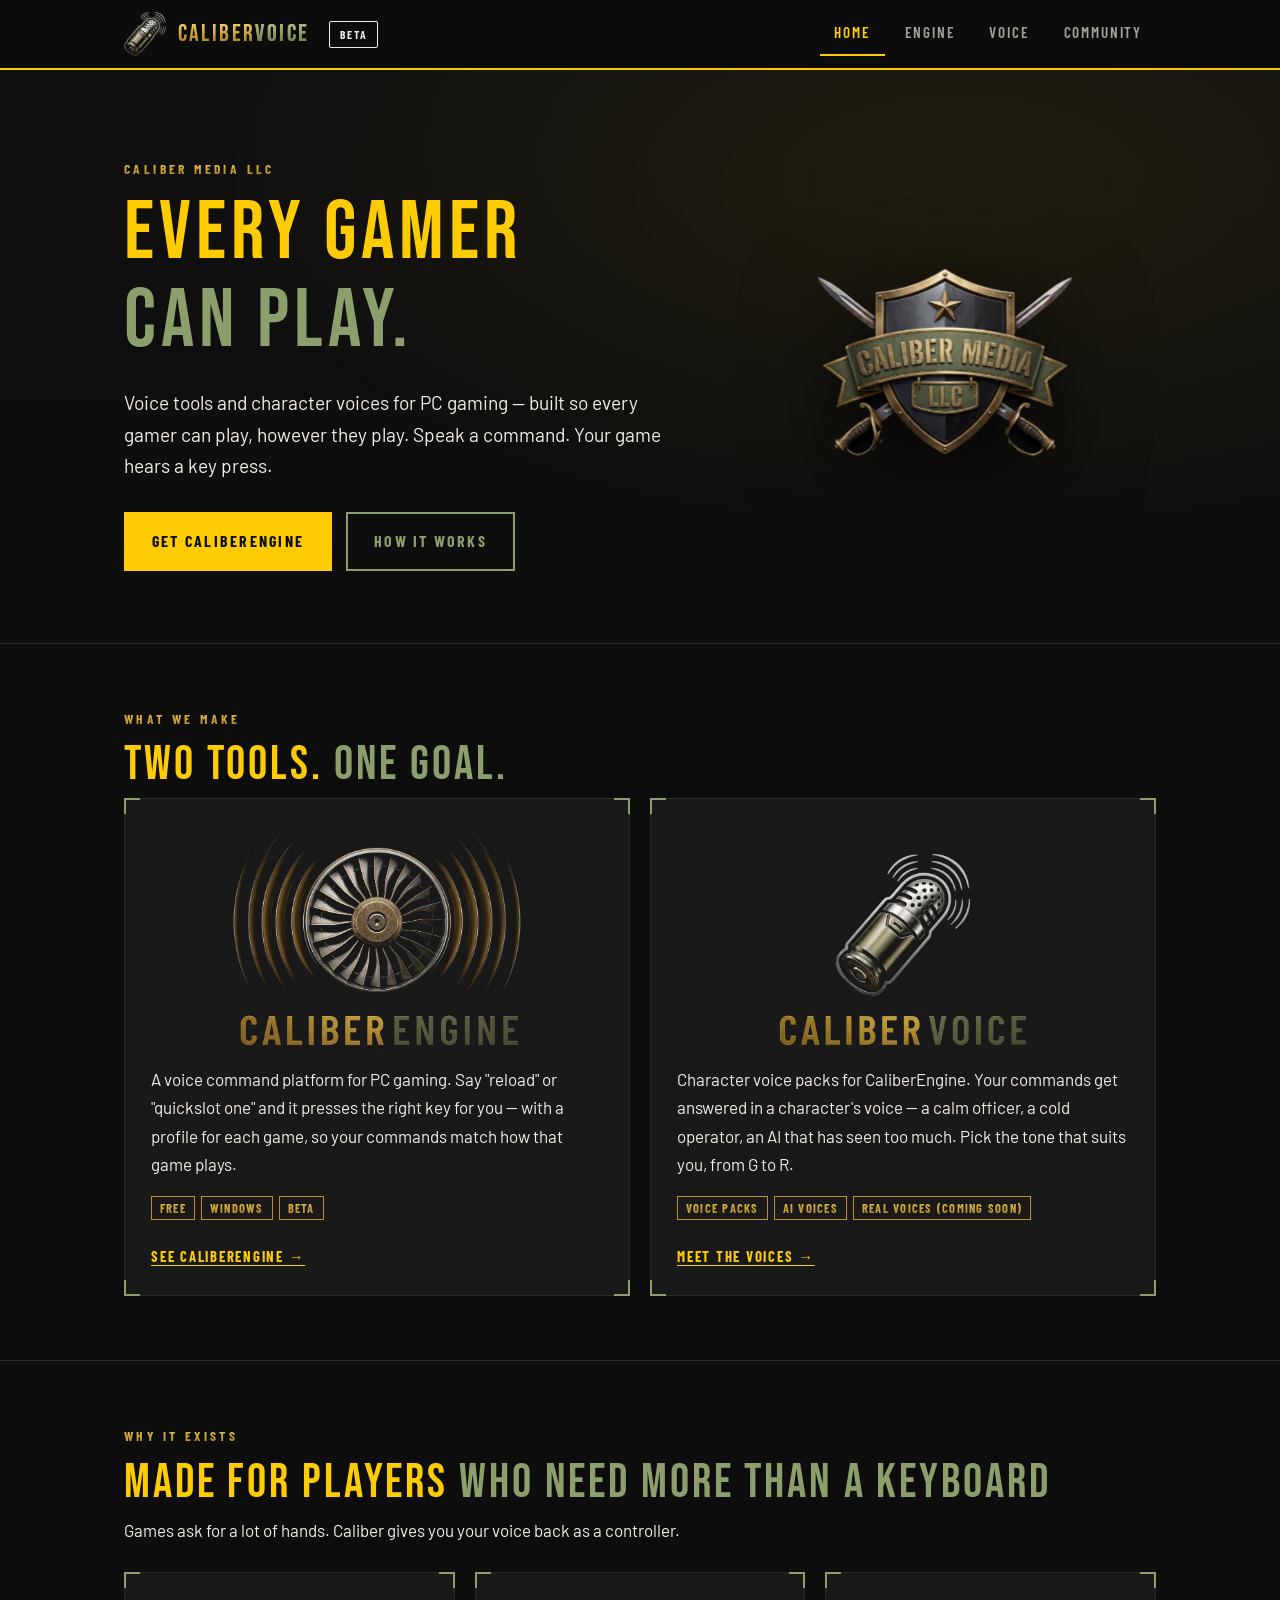
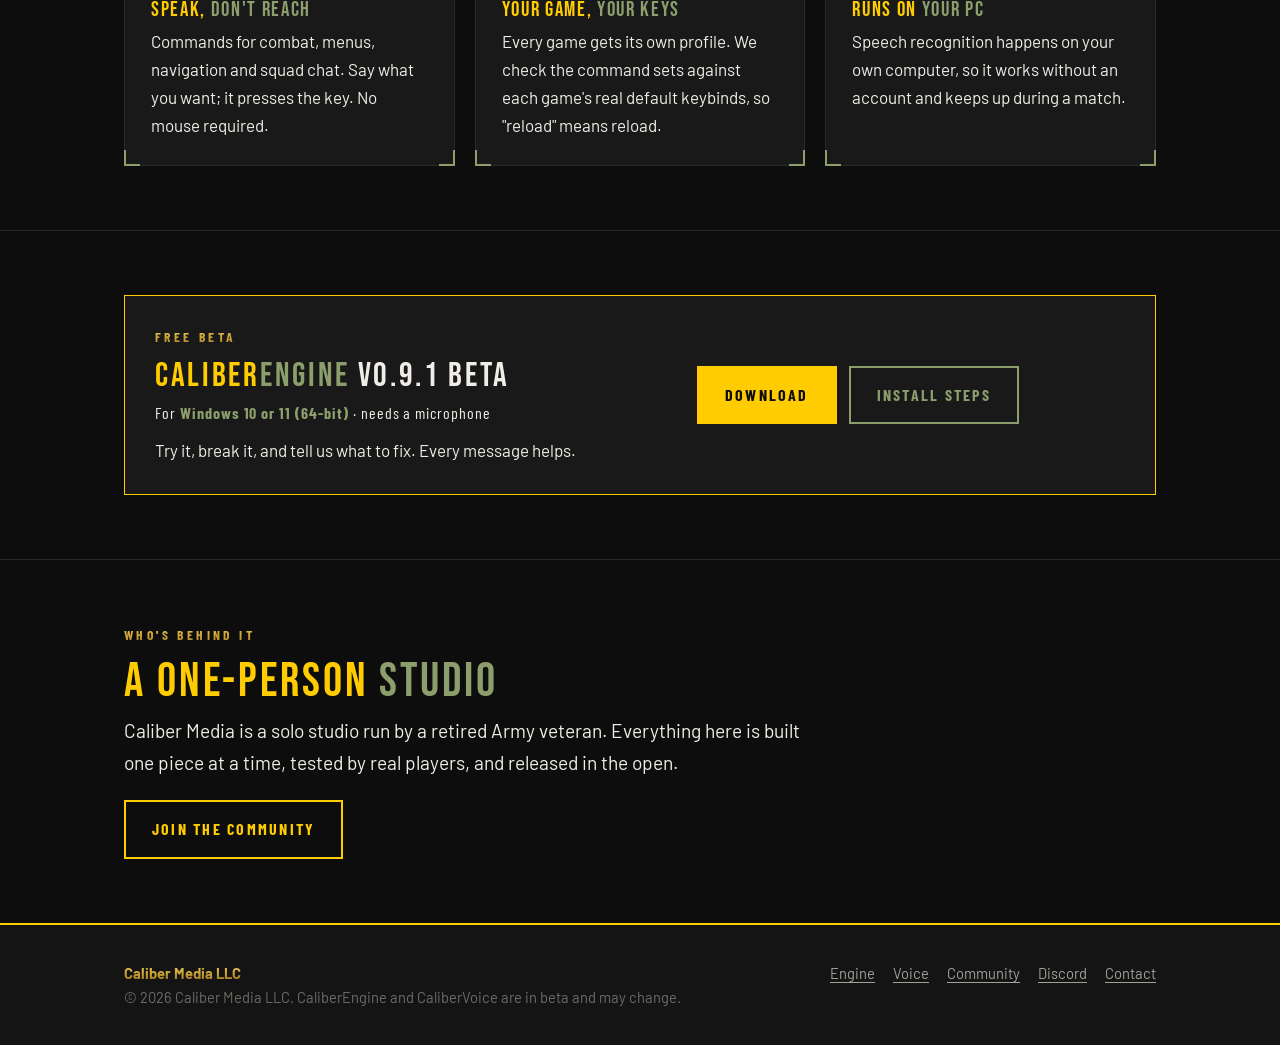
<file: index.html>
<!DOCTYPE html>
<html lang="en">
<head>
<meta charset="UTF-8">
<meta name="viewport" content="width=device-width,initial-scale=1">
<title>Caliber Media — Voice tools for PC gamers</title>
<meta name="description" content="Caliber Media builds CaliberEngine, a voice command platform for PC gaming, and CaliberVoice character voice packs. Built so every gamer can play, however they play.">
<meta property="og:title" content="Caliber Media — Voice tools for PC gamers">
<meta property="og:description" content="Speak your commands. CaliberEngine turns your voice into game controls. Free beta for Windows.">
<meta property="og:image" content="assets/logo-media.png">
<meta name="theme-color" content="#0D0D0D">
<link rel="icon" href="assets/favicon.ico">
<link rel="preconnect" href="https://fonts.googleapis.com"><link rel="preconnect" href="https://fonts.gstatic.com" crossorigin>
<link href="https://fonts.googleapis.com/css2?family=Bebas+Neue&family=Barlow+Condensed:wght@500;600;700&family=Barlow:wght@400;500;600&display=swap" rel="stylesheet">
<link rel="stylesheet" href="css/site.css">
</head>
<body>
<a class="skip" href="#main">Skip to content</a>
<header class="site-header"><div class="bar">
  <a class="brand" href="index.html"><img src="assets/logo-bullet.png" alt=""><b>CALIBER<span class="v">VOICE</span></b></a>
  <span class="beta-pill">BETA</span>
  <nav aria-label="Main"><ul>
    <li><a href="index.html" aria-current="page">Home</a></li>
    <li><a href="engine.html">Engine</a></li>
    <li><a href="voice.html">Voice</a></li>
    <li><a href="community.html">Community</a></li>
  </ul></nav>
</div></header>

<main id="main">
  <section class="hero"><div class="wrap">
    <div>
      <p class="eyebrow y">Caliber Media LLC</p>
      <h1><span class="g">EVERY GAMER</span><br><span class="a">CAN PLAY.</span></h1>
      <p class="lead" style="margin-top:22px">Voice tools and character voices for PC gaming — built so every gamer can play, however they play. Speak a command. Your game hears a key press.</p>
      <div class="hero-actions">
        <a class="btn primary" href="engine.html#download">Get CaliberEngine</a>
        <a class="btn white" href="engine.html">How it works</a>
      </div>
    </div>
    <div class="hero-art logos" aria-label="Caliber Media, CaliberEngine and CaliberVoice logos">
      <div class="carousel">
        <div class="face media"><img src="assets/logo-media.png" alt="Caliber Media LLC" width="720" height="393"></div>
        <div class="face engine"><img src="assets/logo-engine-card-eq.png" alt="CaliberEngine" width="851" height="649"></div>
        <div class="face voice"><img src="assets/logo-voice-card-eq4.png" alt="CaliberVoice" width="851" height="649"></div>
      </div>
    </div>
  </div></section>

  <section aria-labelledby="make"><div class="wrap">
    <p class="eyebrow y">What we make</p>
    <h2 id="make"><span class="g">TWO TOOLS.</span> <span class="a">ONE GOAL.</span></h2>
    <div class="grid g2">
      <article class="card">
        <img class="logo" src="assets/logo-engine-card-eq.png" alt="CaliberEngine">
        <p>A voice command platform for PC gaming. Say "reload" or "quickslot one" and it presses the right key for you — with a profile for each game, so your commands match how that game plays.</p>
        <p><span class="tag hot">Free</span><span class="tag">Windows</span><span class="tag w">Beta</span></p>
        <a class="more" href="engine.html">See CaliberEngine →</a>
      </article>
      <article class="card">
        <img class="logo" src="assets/logo-voice-card-eq4.png" alt="CaliberVoice">
        <p>Character voice packs for CaliberEngine. Your commands get answered in a character's voice — a calm officer, a cold operator, an AI that has seen too much. Pick the tone that suits you, from G to R.</p>
        <p><span class="tag hot">Voice packs</span><span class="tag">AI voices</span><span class="tag w">Real Voices (Coming Soon)</span></p>
        <a class="more" href="voice.html">Meet the voices →</a>
      </article>
    </div>
  </div></section>

  <section aria-labelledby="why"><div class="wrap">
    <p class="eyebrow y">Why it exists</p>
    <h2 id="why"><span class="g">MADE FOR PLAYERS</span> <span class="a">WHO NEED MORE THAN A KEYBOARD</span></h2>
    <p class="sub" style="color:var(--white)">Games ask for a lot of hands. Caliber gives you your voice back as a controller.</p>
    <div class="grid g3">
      <div class="card feature"><h3>Speak, <span class="a">don't reach</span></h3><p>Commands for combat, menus, navigation and squad chat. Say what you want; it presses the key. No mouse required.</p></div>
      <div class="card feature"><h3>Your game, <span class="a">your keys</span></h3><p>Every game gets its own profile. We check the command sets against each game's real default keybinds, so "reload" means reload.</p></div>
      <div class="card feature"><h3>Runs on <span class="a">your PC</span></h3><p>Speech recognition happens on your own computer, so it works without an account and keeps up during a match.</p></div>
    </div>
  </div></section>

  <section aria-labelledby="try"><div class="wrap">
    <div class="dl">
      <div>
        <p class="eyebrow y">Free beta</p>
        <h3 id="try"><span class="g">CALIBER</span><span class="a">ENGINE</span> <span data-version></span></h3>
        <p class="meta">For <b>Windows 10 or 11 (64-bit)</b> · needs a microphone</p>
        <p style="color:var(--white);margin-top:10px">Try it, break it, and tell us what to fix. Every message helps.</p>
      </div>
      <div style="display:flex;flex-wrap:wrap;gap:12px">
        <a class="btn primary" data-download href="#">Download</a>
        <a class="btn ghost" href="engine.html#install">Install steps</a>
      </div>
    </div>
  </div></section>

  <section aria-labelledby="who"><div class="wrap">
    <p class="eyebrow y">Who's behind it</p>
    <h2 id="who"><span class="g">A ONE-PERSON</span> <span class="a">STUDIO</span></h2>
    <p class="lead" style="color:var(--white)">Caliber Media is a solo studio run by a retired Army veteran. Everything here is built one piece at a time, tested by real players, and released in the open.</p>
    <p style="margin-top:22px"><a class="btn" href="community.html">Join the community</a></p>
  </div></section>
</main>

<footer class="site-footer"><div class="wrap">
  <div><b class="mg">Caliber Media LLC</b><p class="fine">&copy; <span id="year">2026</span> Caliber Media LLC. CaliberEngine and CaliberVoice are in beta and may change.</p></div>
  <ul aria-label="Footer">
    <li><a href="engine.html">Engine</a></li><li><a href="voice.html">Voice</a></li><li><a href="community.html">Community</a></li>
    <li><a href="https://discord.gg/3MNS6QCTx2" rel="noopener">Discord</a></li><li><a href="mailto:support@calibervoice.com">Contact</a></li>
  </ul>
</div></footer>
<script src="js/patchnotes-data.js"></script>
<script src="js/site.js"></script>
</body>
</html>
</file>
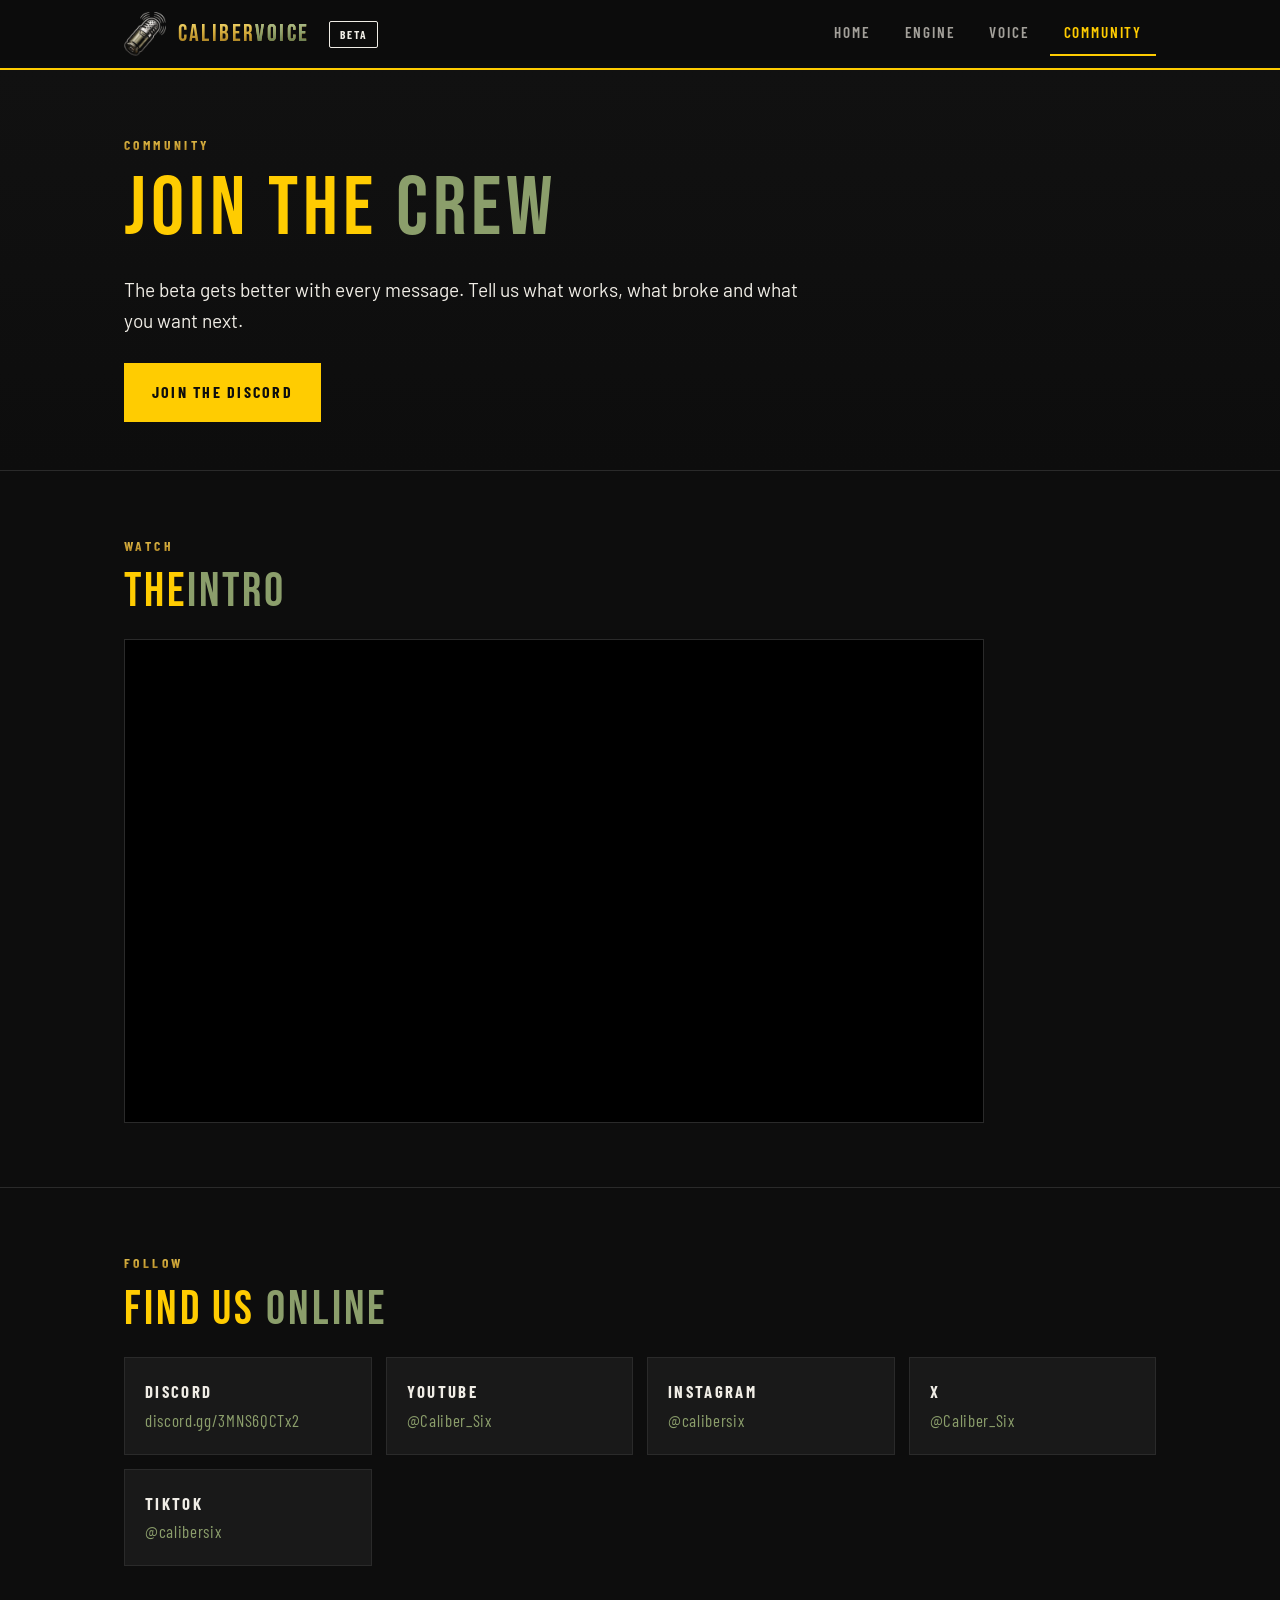
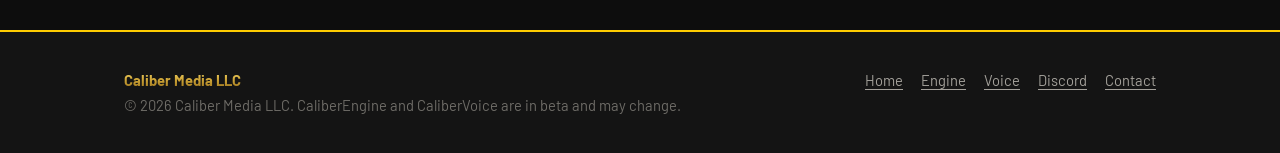
<file: community.html>
<!DOCTYPE html>
<html lang="en">
<head>
<meta charset="UTF-8">
<meta name="viewport" content="width=device-width,initial-scale=1">
<title>Community | Caliber Media</title>
<meta name="description" content="Join the Caliber Media community: watch the intro, follow along, and tell us what to fix in the CaliberEngine beta.">
<meta name="theme-color" content="#0D0D0D">
<link rel="icon" href="assets/favicon.ico">
<link rel="preconnect" href="https://fonts.googleapis.com"><link rel="preconnect" href="https://fonts.gstatic.com" crossorigin>
<link href="https://fonts.googleapis.com/css2?family=Bebas+Neue&family=Barlow+Condensed:wght@500;600;700&family=Barlow:wght@400;500;600&display=swap" rel="stylesheet">
<link rel="stylesheet" href="css/site.css">
</head>
<body>
<a class="skip" href="#main">Skip to content</a>
<header class="site-header"><div class="bar">
  <a class="brand" href="index.html"><img src="assets/logo-bullet.png" alt=""><b>CALIBER<span class="v">VOICE</span></b></a>
  <span class="beta-pill">BETA</span>
  <nav aria-label="Main"><ul>
    <li><a href="index.html">Home</a></li>
    <li><a href="engine.html">Engine</a></li>
    <li><a href="voice.html">Voice</a></li>
    <li><a href="community.html" aria-current="page">Community</a></li>
  </ul></nav>
</div></header>

<main id="main">
  <section class="page-hero"><div class="wrap">
    <p class="eyebrow y">Community</p>
    <h1><span class="g">JOIN THE</span> <span class="a">CREW</span></h1>
    <p class="lead" style="margin-top:20px">The beta gets better with every message. Tell us what works, what broke and what you want next.</p>
    <p style="margin-top:26px"><a class="btn primary" href="https://discord.gg/3MNS6QCTx2" rel="noopener">Join the Discord</a></p>
  </div></section>

  <section aria-labelledby="wa-h"><div class="wrap">
    <p class="eyebrow y">Watch</p>
    <h2 id="wa-h"><span class="g">THE</span><span class="a">INTRO</span></h2>
    <div class="video" style="margin-top:22px"><iframe src="https://www.youtube-nocookie.com/embed/37JKa_eKNzA" title="Caliber Media intro" loading="lazy" allow="accelerometer; encrypted-media; gyroscope; picture-in-picture" allowfullscreen></iframe></div>
  </div></section>

  <section aria-labelledby="fo-h"><div class="wrap">
    <p class="eyebrow y">Follow</p>
    <h2 id="fo-h"><span class="g">FIND US</span> <span class="a">ONLINE</span></h2>
    <div class="tiles" style="margin-top:22px">
      <a class="tile" href="https://discord.gg/3MNS6QCTx2" rel="noopener"><b>Discord</b><span>discord.gg/3MNS6QCTx2</span></a>
      <a class="tile" href="https://www.youtube.com/@Caliber_Six" rel="noopener"><b>YouTube</b><span>@Caliber_Six</span></a>
      <a class="tile" href="https://www.instagram.com/calibersix" rel="noopener"><b>Instagram</b><span>@calibersix</span></a>
      <a class="tile" href="https://x.com/Caliber_Six" rel="noopener"><b>X</b><span>@Caliber_Six</span></a>
      <a class="tile" href="https://www.tiktok.com/@calibersix" rel="noopener"><b>TikTok</b><span>@calibersix</span></a>
    </div>
  </div></section>
</main>

<footer class="site-footer"><div class="wrap">
  <div><b class="mg">Caliber Media LLC</b><p class="fine">&copy; <span id="year">2026</span> Caliber Media LLC. CaliberEngine and CaliberVoice are in beta and may change.</p></div>
  <ul aria-label="Footer">
    <li><a href="index.html">Home</a></li><li><a href="engine.html">Engine</a></li><li><a href="voice.html">Voice</a></li>
    <li><a href="https://discord.gg/3MNS6QCTx2" rel="noopener">Discord</a></li><li><a href="mailto:support@calibervoice.com">Contact</a></li>
  </ul>
</div></footer>
<script src="js/patchnotes-data.js"></script>
<script src="js/site.js"></script>
</body>
</html>
</file>
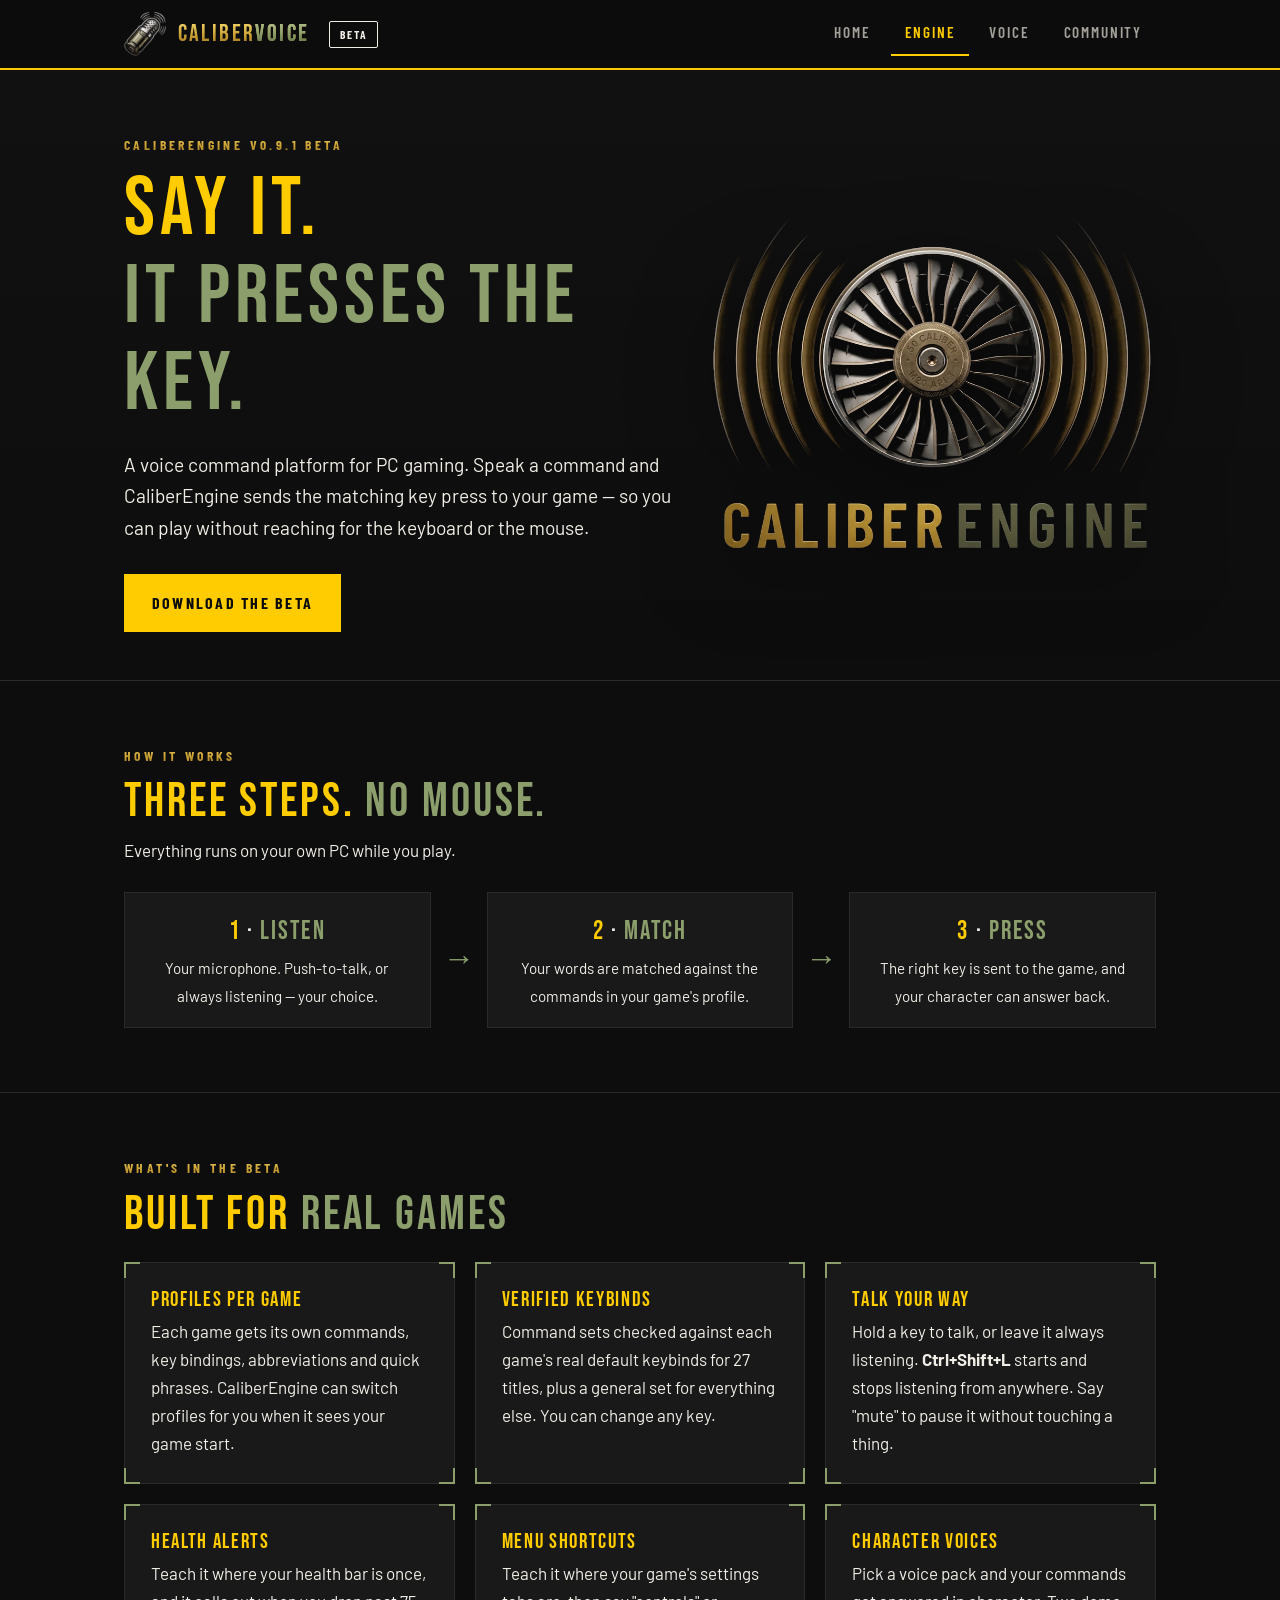
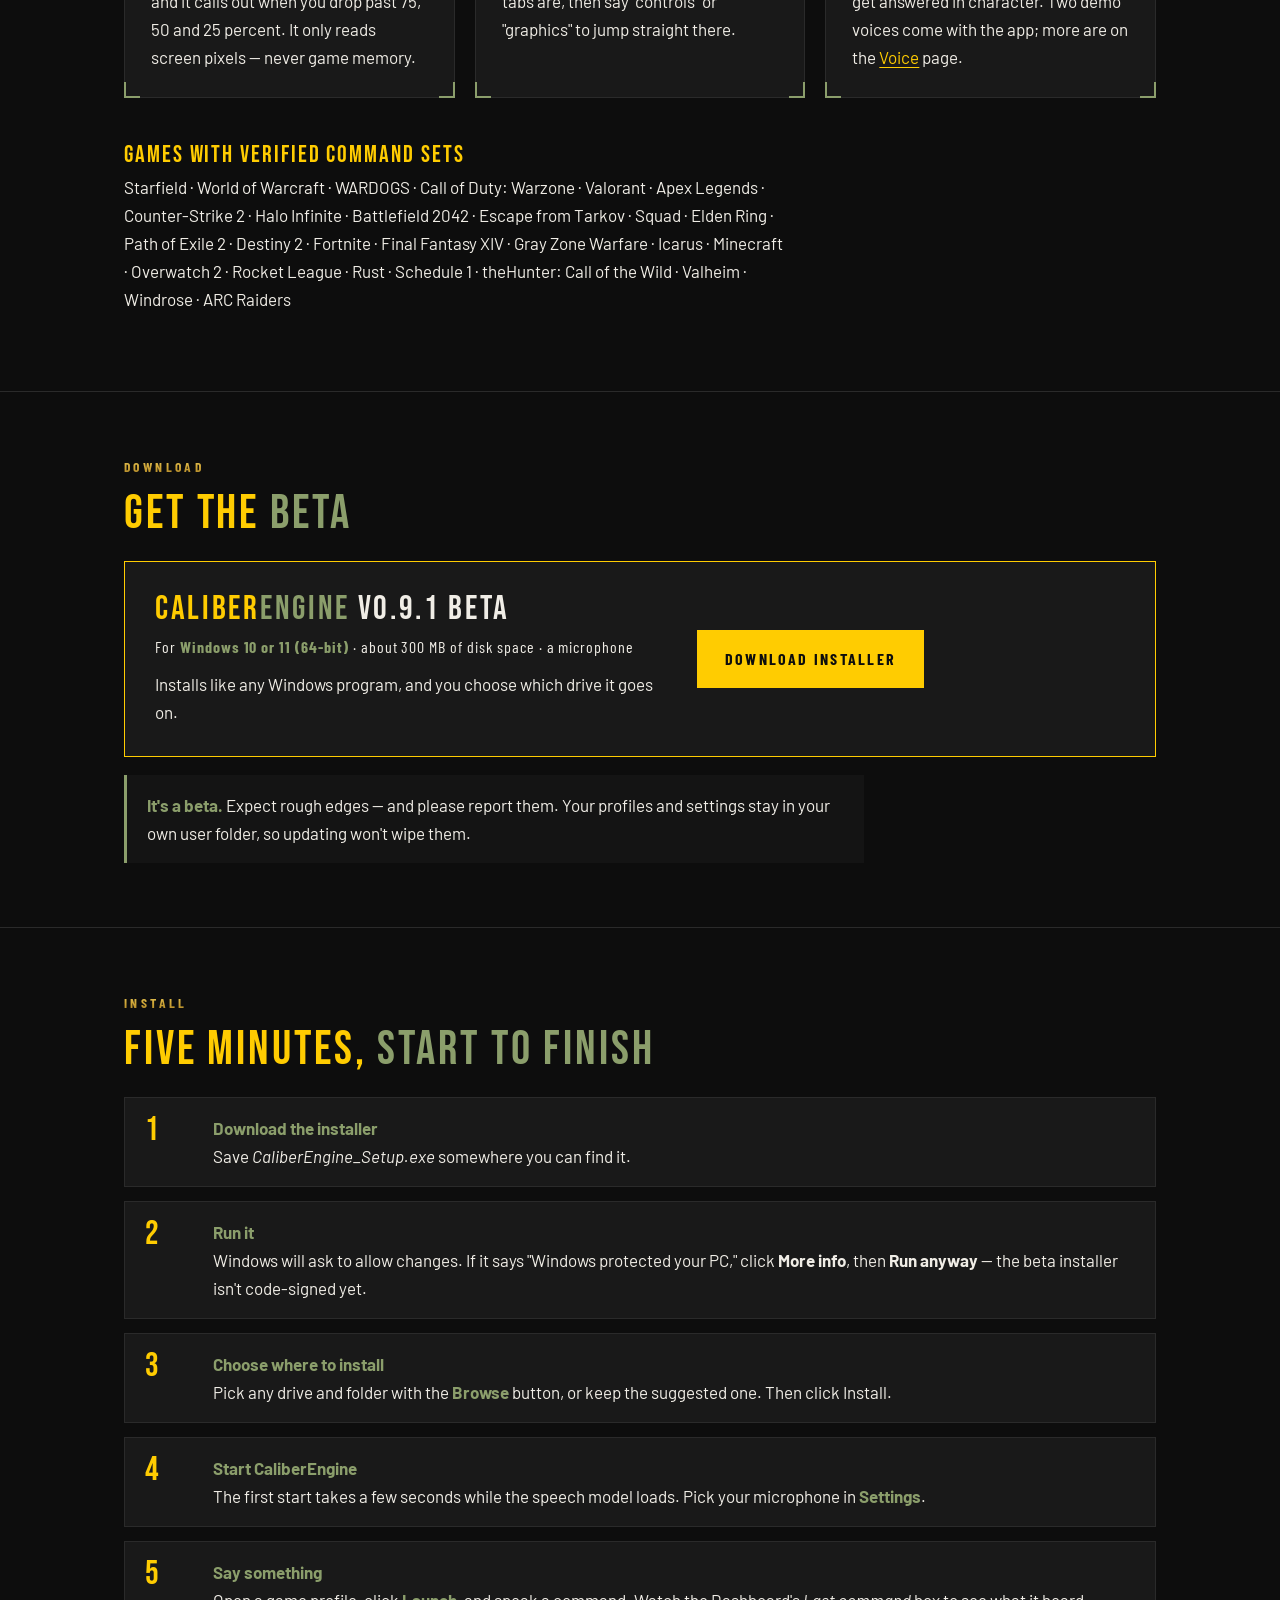
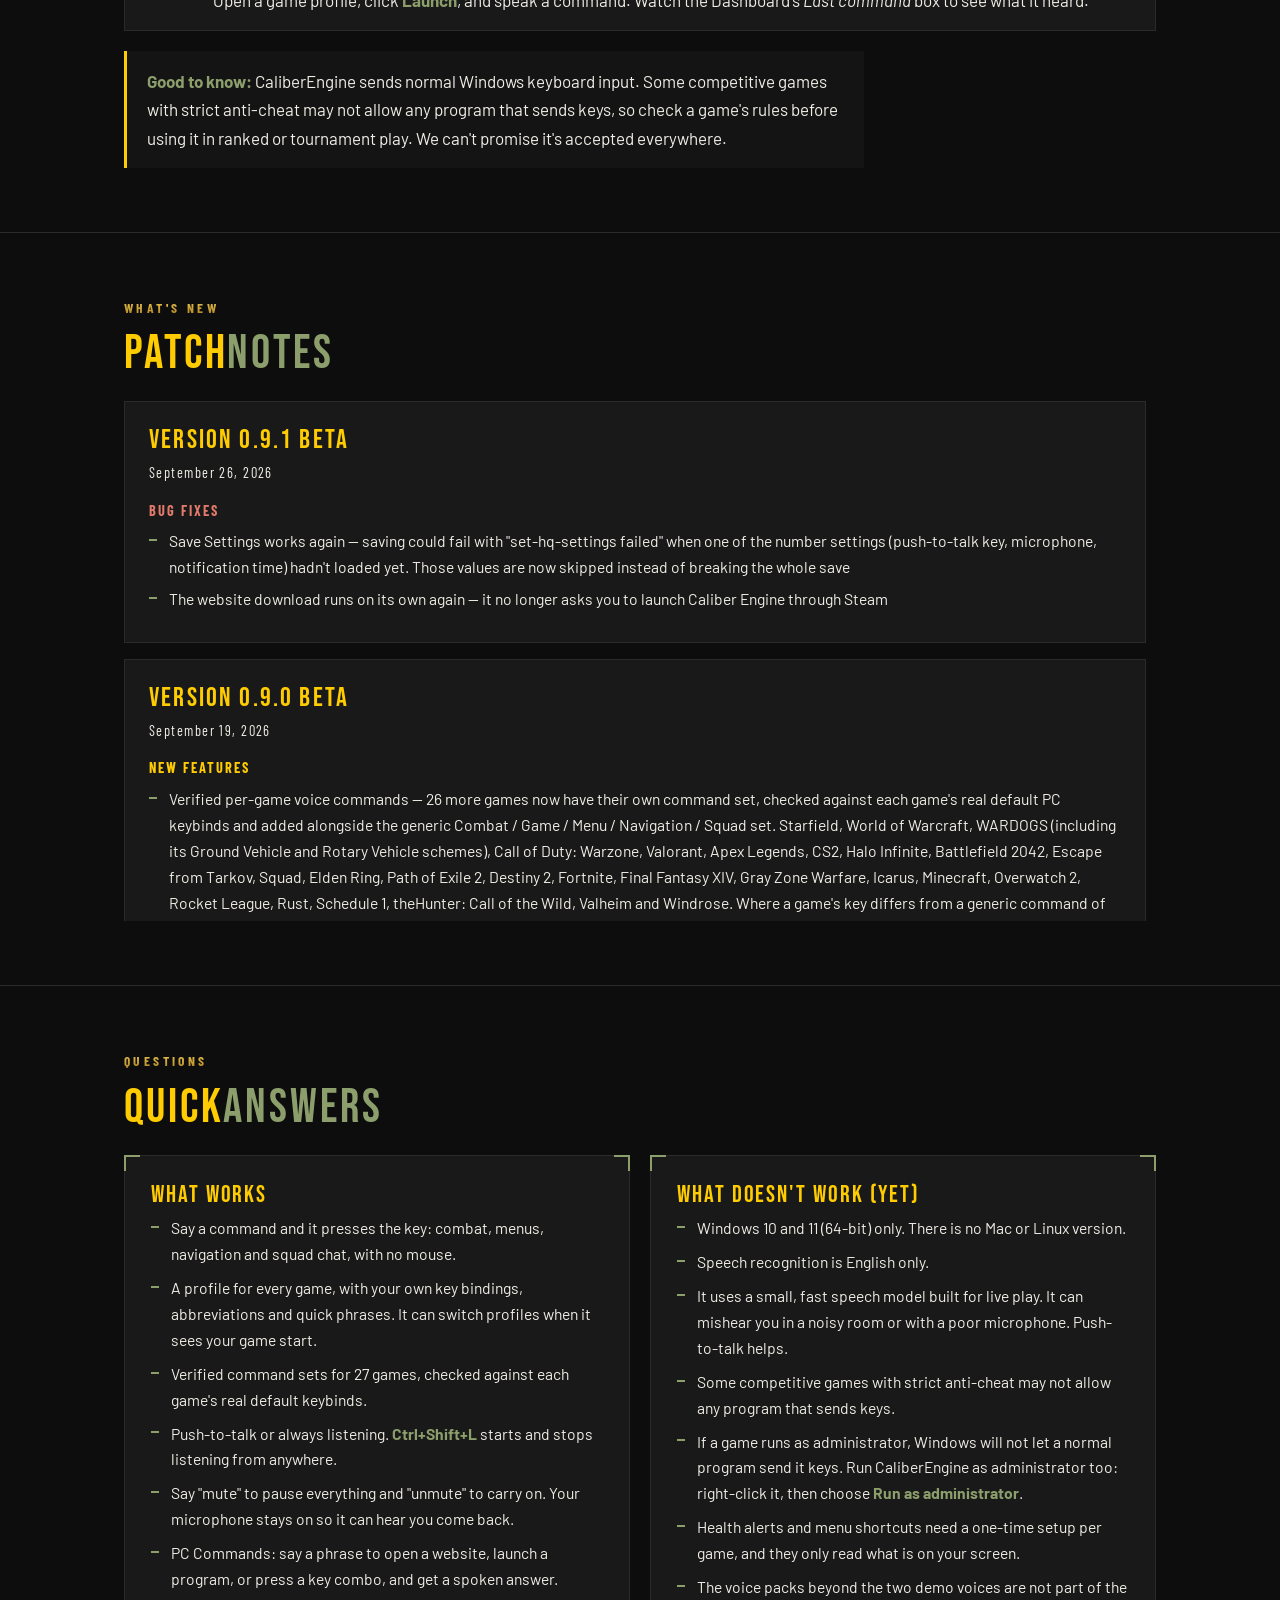
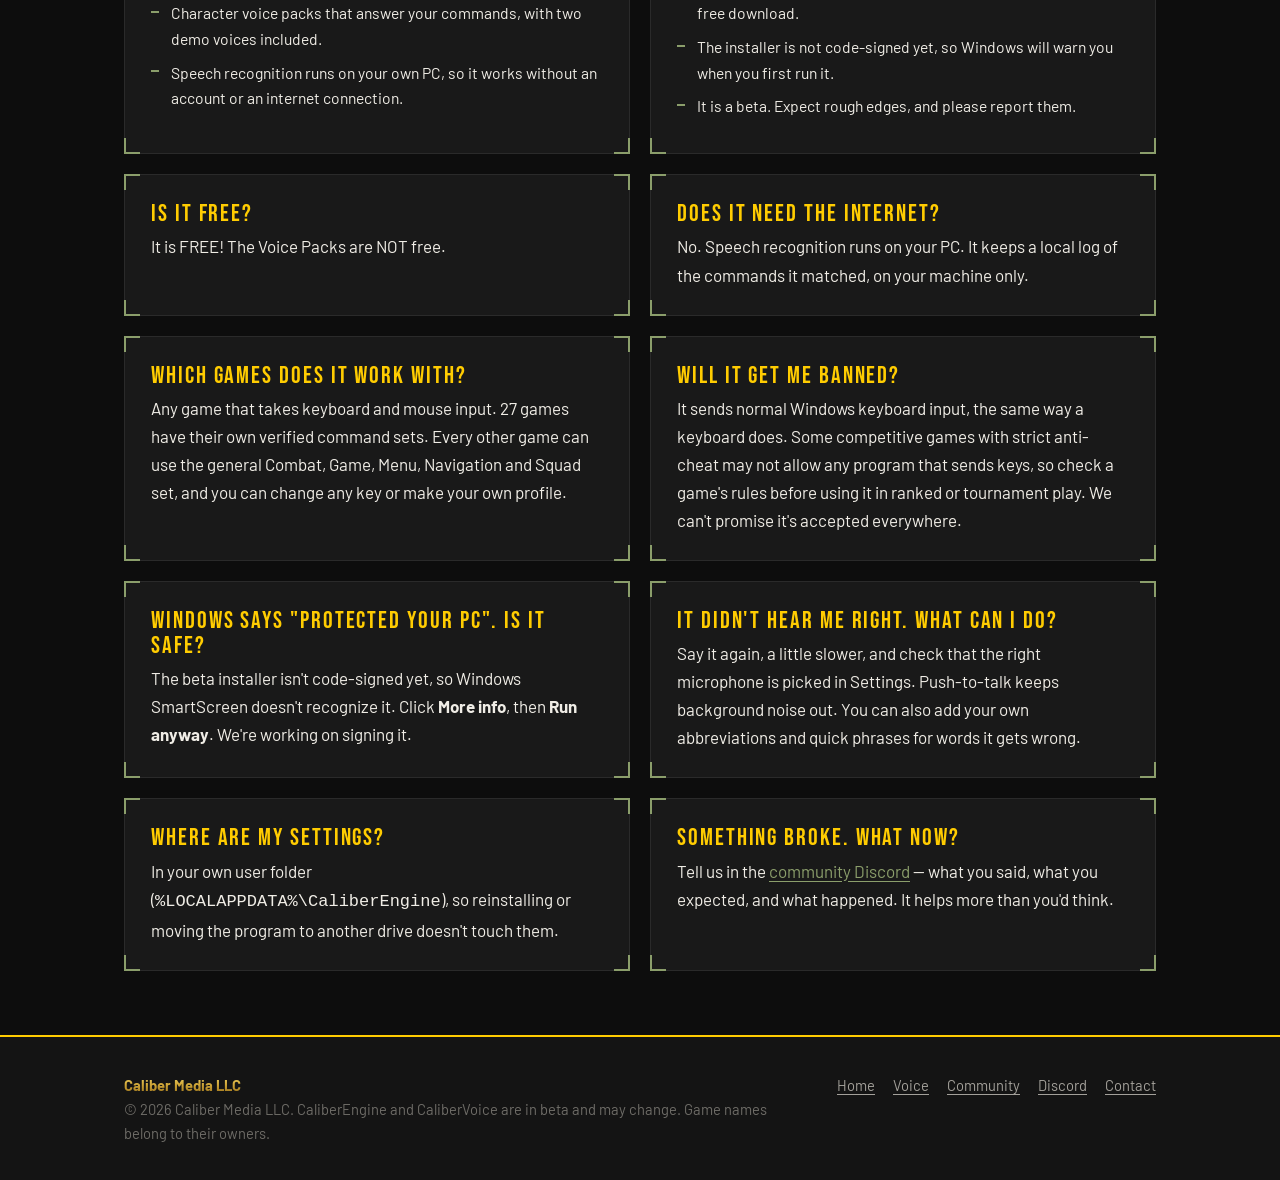
<file: engine.html>
<!DOCTYPE html>
<html lang="en">
<head>
<meta charset="UTF-8">
<meta name="viewport" content="width=device-width,initial-scale=1">
<title>CaliberEngine — Voice commands for PC gaming | Caliber Media</title>
<meta name="description" content="CaliberEngine turns your voice into game controls. Per-game profiles, verified keybinds for 27 games, push-to-talk or always-on, and character voice packs. Free Windows beta.">
<meta property="og:title" content="CaliberEngine — Voice commands for PC gaming">
<meta property="og:description" content="Say it. It presses the key. Free Windows beta from Caliber Media.">
<meta property="og:image" content="assets/engine-hero.jpg">
<meta name="theme-color" content="#0D0D0D">
<link rel="icon" href="assets/favicon.ico">
<link rel="preconnect" href="https://fonts.googleapis.com"><link rel="preconnect" href="https://fonts.gstatic.com" crossorigin>
<link href="https://fonts.googleapis.com/css2?family=Bebas+Neue&family=Barlow+Condensed:wght@500;600;700&family=Barlow:wght@400;500;600&display=swap" rel="stylesheet">
<link rel="stylesheet" href="css/site.css">
</head>
<body>
<a class="skip" href="#main">Skip to content</a>
<header class="site-header"><div class="bar">
  <a class="brand" href="index.html"><img src="assets/logo-bullet.png" alt=""><b>CALIBER<span class="v">VOICE</span></b></a>
  <span class="beta-pill">BETA</span>
  <nav aria-label="Main"><ul>
    <li><a href="index.html">Home</a></li>
    <li><a href="engine.html" aria-current="page">Engine</a></li>
    <li><a href="voice.html">Voice</a></li>
    <li><a href="community.html">Community</a></li>
  </ul></nav>
</div></header>

<main id="main">
  <section class="page-hero"><div class="wrap hero-grid" style="display:grid;grid-template-columns:1.1fr .9fr;gap:36px;align-items:center">
    <div>
      <p class="eyebrow y">CaliberEngine <span data-version></span></p>
      <h1><span class="g">SAY IT.</span><br><span class="a">IT PRESSES THE KEY.</span></h1>
      <p class="lead" style="margin-top:20px">A voice command platform for PC gaming. Speak a command and CaliberEngine sends the matching key press to your game — so you can play without reaching for the keyboard or the mouse.</p>
      <div class="hero-actions">
        <a class="btn primary" data-download href="#download">Download the beta</a>
      </div>
    </div>
    <div class="hero-art"><img src="assets/logo-engine-card-eq.png" width="851" height="649" alt="CaliberEngine — a jet turbine with a .50 caliber round at its center, with sound waves"></div>
  </div></section>

  <section id="how" aria-labelledby="how-h"><div class="wrap">
    <p class="eyebrow y">How it works</p>
    <h2 id="how-h"><span class="g">THREE STEPS.</span> <span class="a">NO MOUSE.</span></h2>
    <p class="sub">Everything runs on your own PC while you play.</p>
    <div class="flow">
      <div class="n"><b><i class="num">1</i> <i class="dot">·</i> LISTEN</b><span>Your microphone. Push-to-talk, or always listening — your choice.</span></div>
      <div class="arrow" aria-hidden="true">→</div>
      <div class="n"><b><i class="num">2</i> <i class="dot">·</i> MATCH</b><span>Your words are matched against the commands in your game's profile.</span></div>
      <div class="arrow" aria-hidden="true">→</div>
      <div class="n"><b><i class="num">3</i> <i class="dot">·</i> PRESS</b><span>The right key is sent to the game, and your character can answer back.</span></div>
    </div>
  </div></section>

  <section aria-labelledby="feat-h"><div class="wrap">
    <p class="eyebrow y">What's in the beta</p>
    <h2 id="feat-h"><span class="g">BUILT FOR</span> <span class="a">REAL GAMES</span></h2>
    <div class="grid g3" style="margin-top:22px">
      <article class="card feature"><h3>Profiles per game</h3><p>Each game gets its own commands, key bindings, abbreviations and quick phrases. CaliberEngine can switch profiles for you when it sees your game start.</p></article>
      <article class="card feature"><h3>Verified keybinds</h3><p>Command sets checked against each game's real default keybinds for 27 titles, plus a general set for everything else. You can change any key.</p></article>
      <article class="card feature"><h3>Talk your way</h3><p>Hold a key to talk, or leave it always listening. <b>Ctrl+Shift+L</b> starts and stops listening from anywhere. Say "mute" to pause it without touching a thing.</p></article>
      <article class="card feature"><h3>Health alerts</h3><p>Teach it where your health bar is once, and it calls out when you drop past 75, 50 and 25 percent. It only reads screen pixels — never game memory.</p></article>
      <article class="card feature"><h3>Menu shortcuts</h3><p>Teach it where your game's settings tabs are, then say "controls" or "graphics" to jump straight there.</p></article>
      <article class="card feature"><h3>Character voices</h3><p>Pick a voice pack and your commands get answered in character. Two demo voices come with the app; more are on the <a href="voice.html">Voice</a> page.</p></article>
    </div>
    <h3 style="margin-top:44px">Games with verified command sets</h3>
    <p class="sub" style="margin-bottom:14px">Starfield · World of Warcraft · WARDOGS · Call of Duty: Warzone · Valorant · Apex Legends · Counter-Strike 2 · Halo Infinite · Battlefield 2042 · Escape from Tarkov · Squad · Elden Ring · Path of Exile 2 · Destiny 2 · Fortnite · Final Fantasy XIV · Gray Zone Warfare · Icarus · Minecraft · Overwatch 2 · Rocket League · Rust · Schedule 1 · theHunter: Call of the Wild · Valheim · Windrose · ARC Raiders</p>
  </div></section>

  <section id="download" aria-labelledby="dl-h"><div class="wrap">
    <p class="eyebrow y">Download</p>
    <h2 id="dl-h"><span class="g">GET THE</span> <span class="a">BETA</span></h2>
    <div class="dl" style="margin-top:22px">
      <div>
        <h3><span class="g">CALIBER</span><span class="a">ENGINE</span> <span data-version></span></h3>
        <p class="meta">For <b>Windows 10 or 11 (64-bit)</b> · about 300 MB of disk space · a microphone</p>
        <p style="color:var(--white);margin-top:10px">Installs like any Windows program, and you choose which drive it goes on.</p>
      </div>
      <div style="display:flex;flex-wrap:wrap;gap:12px"><a class="btn primary" data-download href="#">Download installer</a></div>
    </div>
    <p class="note warn" style="margin-top:18px"><b>It's a beta.</b> Expect rough edges — and please report them. Your profiles and settings stay in your own user folder, so updating won't wipe them.</p>
  </div></section>

  <section id="install" aria-labelledby="in-h"><div class="wrap">
    <p class="eyebrow y">Install</p>
    <h2 id="in-h"><span class="g">FIVE MINUTES,</span> <span class="a">START TO FINISH</span></h2>
    <ol class="steps" style="margin-top:22px">
      <li><div><b>Download the installer</b><br><span>Save <em>CaliberEngine_Setup.exe</em> somewhere you can find it.</span></div></li>
      <li><div><b>Run it</b><br><span>Windows will ask to allow changes. If it says "Windows protected your PC," click <b>More info</b>, then <b>Run anyway</b> — the beta installer isn't code-signed yet.</span></div></li>
      <li><div><b>Choose where to install</b><br><span>Pick any drive and folder with the <b class="gr">Browse</b> button, or keep the suggested one. Then click Install.</span></div></li>
      <li><div><b>Start CaliberEngine</b><br><span>The first start takes a few seconds while the speech model loads. Pick your microphone in <b class="gr">Settings</b>.</span></div></li>
      <li><div><b>Say something</b><br><span>Open a game profile, click <b class="gr">Launch</b>, and speak a command. Watch the Dashboard's <em>Last command</em> box to see what it heard.</span></div></li>
    </ol>
    <p class="note" style="margin-top:20px"><b>Good to know:</b> CaliberEngine sends normal Windows keyboard input. Some competitive games with strict anti-cheat may not allow any program that sends keys, so check a game's rules before using it in ranked or tournament play. We can't promise it's accepted everywhere.</p>
  </div></section>

  <section id="notes" aria-labelledby="pn-h"><div class="wrap">
    <p class="eyebrow y">What's new</p>
    <h2 id="pn-h"><span class="g">PATCH</span><span class="a">NOTES</span></h2>
    <div id="patchnotes" style="margin-top:22px"><p class="sub">Loading patch notes…</p></div>
  </div></section>

  <section aria-labelledby="faq-h"><div class="wrap">
    <p class="eyebrow y">Questions</p>
    <h2 id="faq-h"><span class="g">QUICK</span><span class="a">ANSWERS</span></h2>
    <div class="grid g2" style="margin-top:22px">
      <div class="card"><h3>What works</h3>
        <ul class="plist">
          <li>Say a command and it presses the key: combat, menus, navigation and squad chat, with no mouse.</li>
          <li>A profile for every game, with your own key bindings, abbreviations and quick phrases. It can switch profiles when it sees your game start.</li>
          <li>Verified command sets for 27 games, checked against each game's real default keybinds.</li>
          <li>Push-to-talk or always listening. <b>Ctrl+Shift+L</b> starts and stops listening from anywhere.</li>
          <li>Say "mute" to pause everything and "unmute" to carry on. Your microphone stays on so it can hear you come back.</li>
          <li>PC Commands: say a phrase to open a website, launch a program, or press a key combo, and get a spoken answer.</li>
          <li>Character voice packs that answer your commands, with two demo voices included.</li>
          <li>Speech recognition runs on your own PC, so it works without an account or an internet connection.</li>
        </ul>
      </div>
      <div class="card"><h3>What doesn't work (yet)</h3>
        <ul class="plist">
          <li>Windows 10 and 11 (64-bit) only. There is no Mac or Linux version.</li>
          <li>Speech recognition is English only.</li>
          <li>It uses a small, fast speech model built for live play. It can mishear you in a noisy room or with a poor microphone. Push-to-talk helps.</li>
          <li>Some competitive games with strict anti-cheat may not allow any program that sends keys.</li>
          <li>If a game runs as administrator, Windows will not let a normal program send it keys. Run CaliberEngine as administrator too: right-click it, then choose <b>Run as administrator</b>.</li>
          <li>Health alerts and menu shortcuts need a one-time setup per game, and they only read what is on your screen.</li>
          <li>The voice packs beyond the two demo voices are not part of the free download.</li>
          <li>The installer is not code-signed yet, so Windows will warn you when you first run it.</li>
          <li>It is a beta. Expect rough edges, and please report them.</li>
        </ul>
      </div>
      <div class="card"><h3>Is it free?</h3><p>It is FREE! The Voice Packs are NOT free.</p></div>
      <div class="card"><h3>Does it need the internet?</h3><p>No. Speech recognition runs on your PC. It keeps a local log of the commands it matched, on your machine only.</p></div>
      <div class="card"><h3>Which games does it work with?</h3><p>Any game that takes keyboard and mouse input. 27 games have their own verified command sets. Every other game can use the general Combat, Game, Menu, Navigation and Squad set, and you can change any key or make your own profile.</p></div>
      <div class="card"><h3>Will it get me banned?</h3><p>It sends normal Windows keyboard input, the same way a keyboard does. Some competitive games with strict anti-cheat may not allow any program that sends keys, so check a game's rules before using it in ranked or tournament play. We can't promise it's accepted everywhere.</p></div>
      <div class="card"><h3>Windows says "protected your PC". Is it safe?</h3><p>The beta installer isn't code-signed yet, so Windows SmartScreen doesn't recognize it. Click <b>More info</b>, then <b>Run anyway</b>. We're working on signing it.</p></div>
      <div class="card"><h3>It didn't hear me right. What can I do?</h3><p>Say it again, a little slower, and check that the right microphone is picked in Settings. Push-to-talk keeps background noise out. You can also add your own abbreviations and quick phrases for words it gets wrong.</p></div>
      <div class="card"><h3>Where are my settings?</h3><p>In your own user folder (<code>%LOCALAPPDATA%\CaliberEngine</code>), so reinstalling or moving the program to another drive doesn't touch them.</p></div>
      <div class="card"><h3>Something broke. What now?</h3><p>Tell us in the <a href="community.html" style="color:var(--army)">community Discord</a> — what you said, what you expected, and what happened. It helps more than you'd think.</p></div>
    </div></section>
</main>

<footer class="site-footer"><div class="wrap">
  <div><b class="mg">Caliber Media LLC</b><p class="fine">&copy; <span id="year">2026</span> Caliber Media LLC. CaliberEngine and CaliberVoice are in beta and may change. Game names belong to their owners.</p></div>
  <ul aria-label="Footer">
    <li><a href="index.html">Home</a></li><li><a href="voice.html">Voice</a></li><li><a href="community.html">Community</a></li>
    <li><a href="https://discord.gg/3MNS6QCTx2" rel="noopener">Discord</a></li><li><a href="mailto:support@calibervoice.com">Contact</a></li>
  </ul>
</div></footer>
<script src="js/patchnotes-data.js"></script>
<script src="js/site.js"></script>
<style>@media (max-width:860px){.hero-grid{grid-template-columns:1fr!important}}</style>
</body>
</html>
</file>
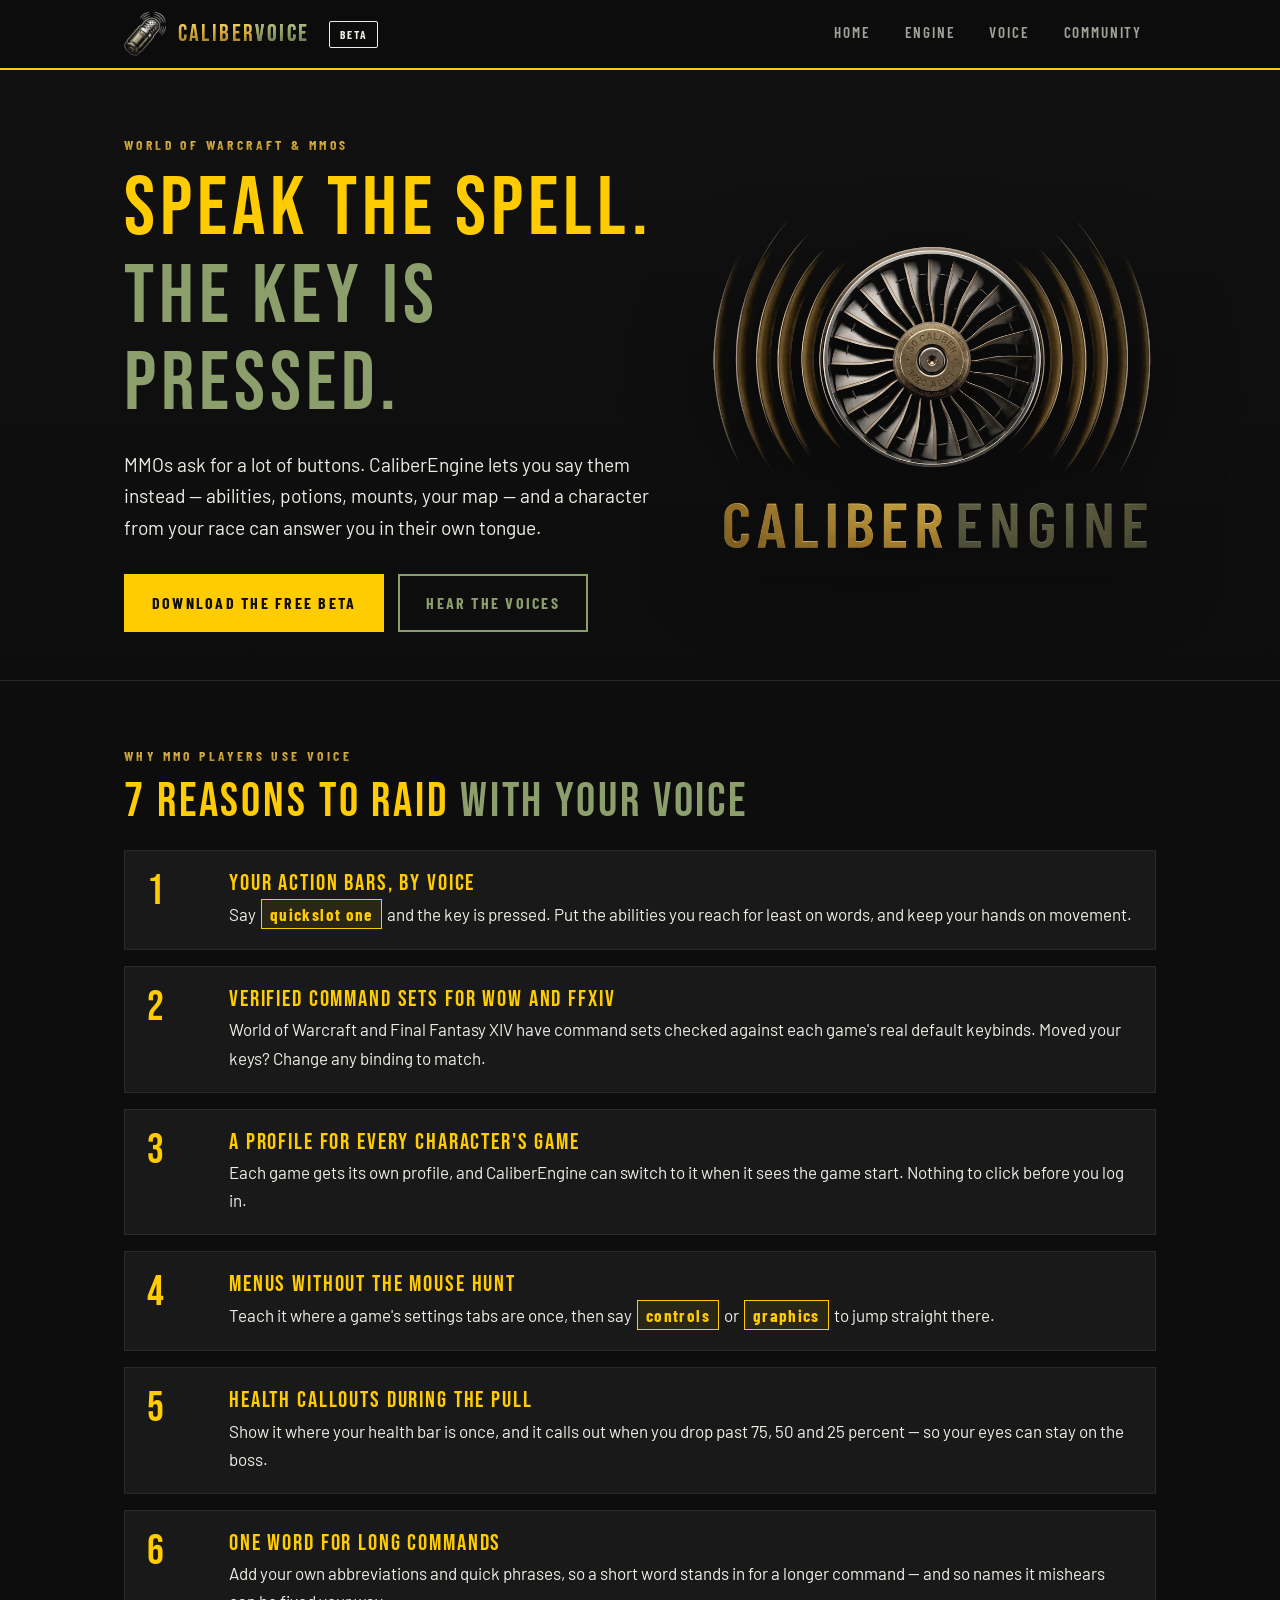
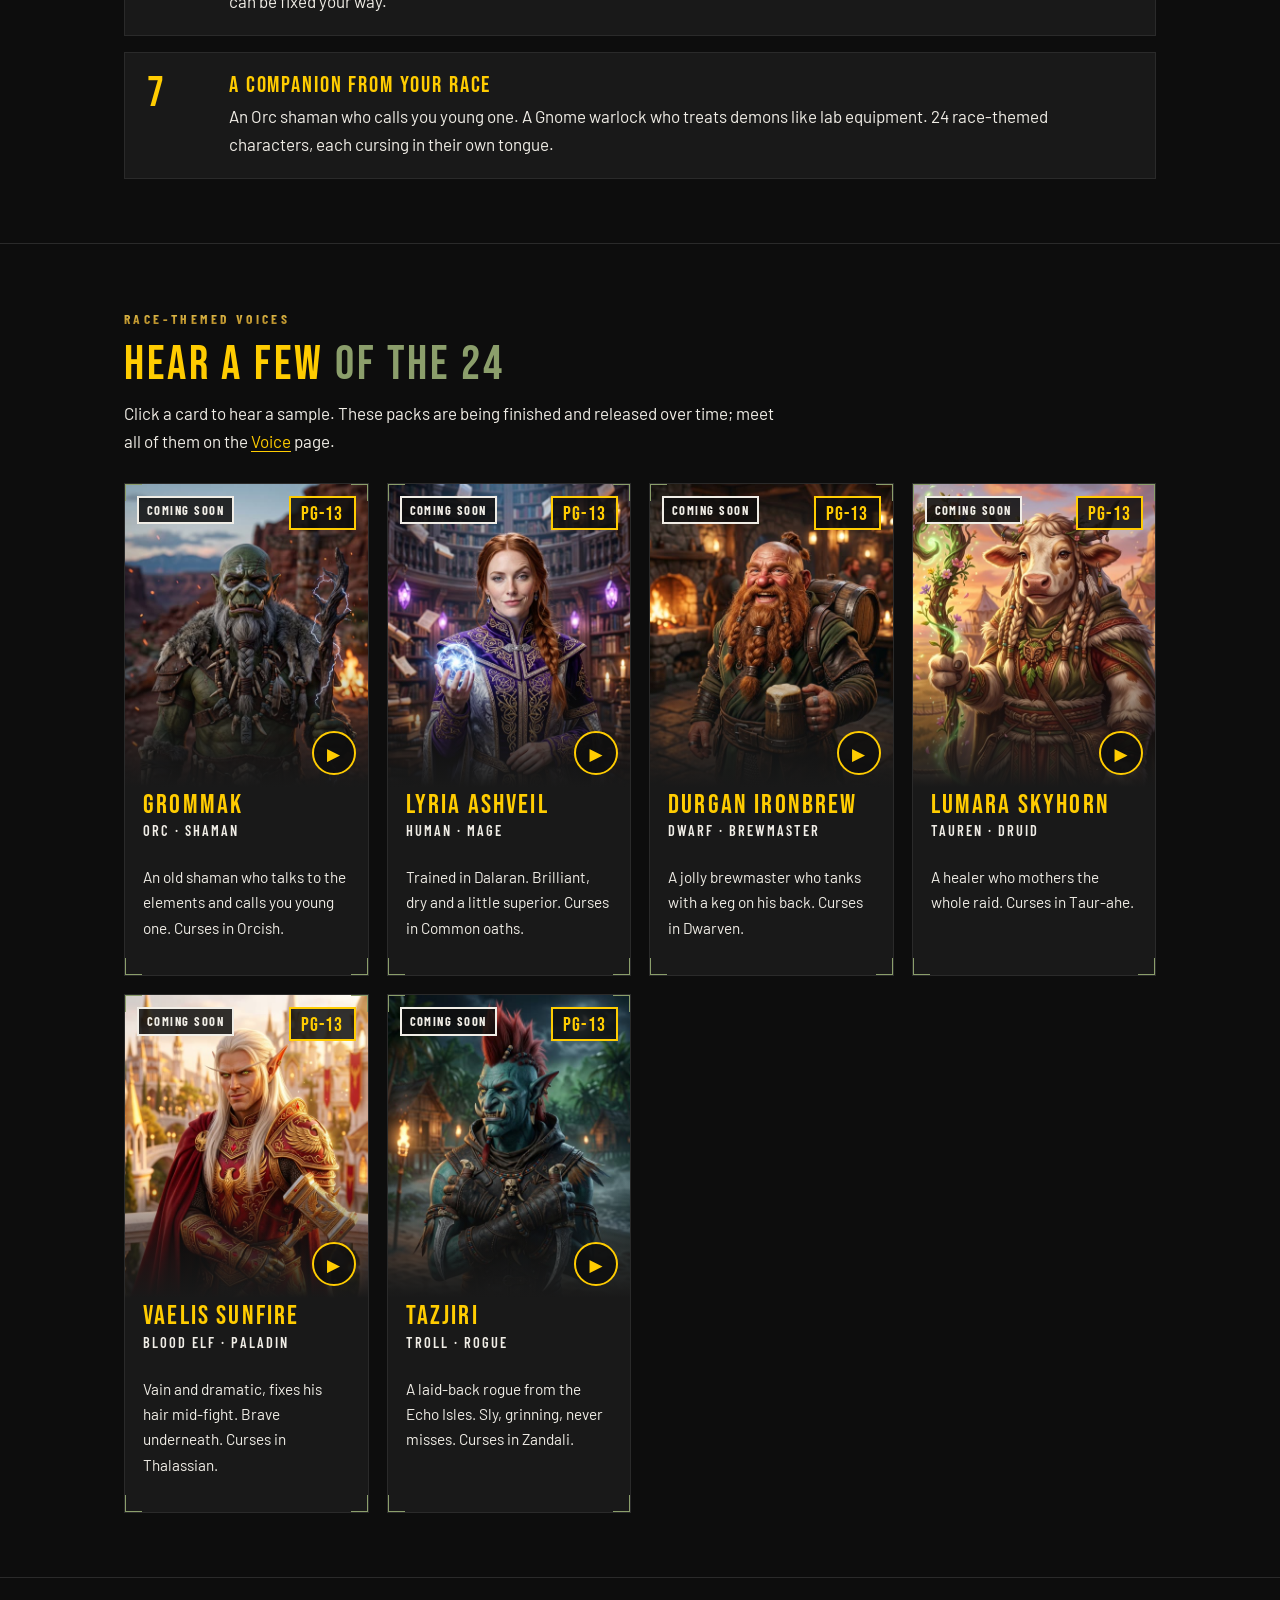
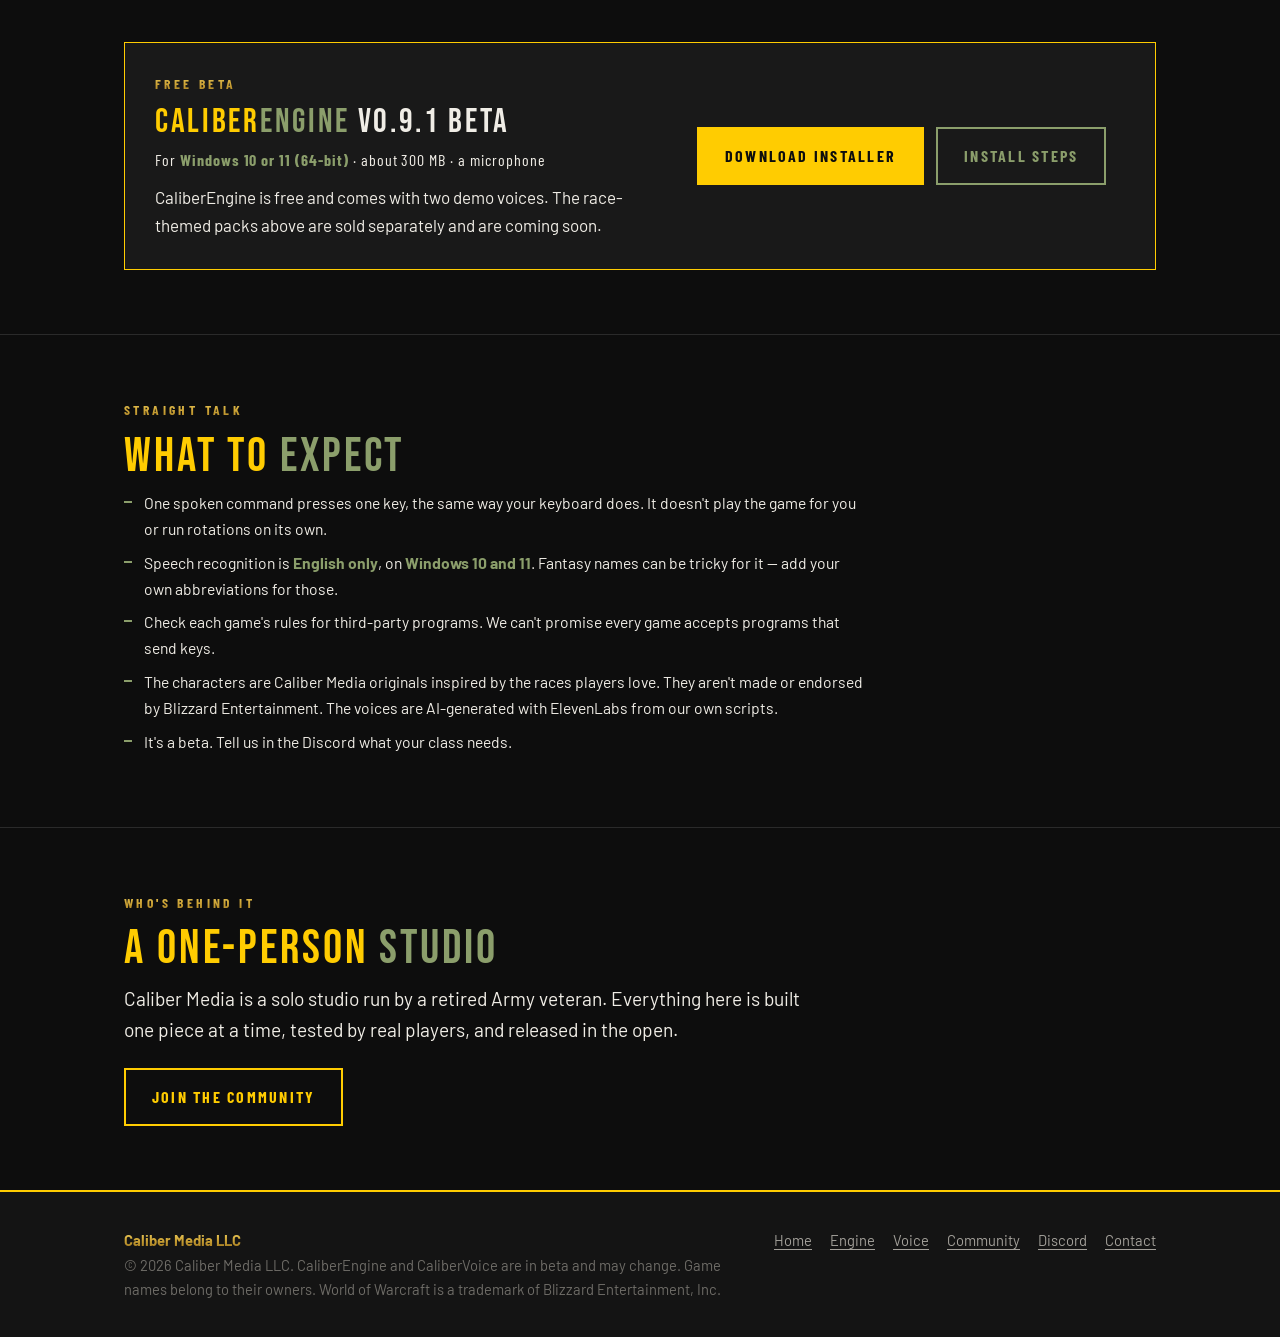
<file: mmo.html>
<!DOCTYPE html>
<html lang="en">
<head>
<meta charset="UTF-8">
<meta name="viewport" content="width=device-width,initial-scale=1">
<title>Voice commands for World of Warcraft and MMOs — CaliberEngine | Caliber Media</title>
<meta name="description" content="Say your abilities and CaliberEngine presses the keys. Verified command sets for World of Warcraft and Final Fantasy XIV, plus WoW-race character voices that answer in their own tongue. Free Windows beta.">
<meta property="og:title" content="Speak the spell.">
<meta property="og:description" content="Voice commands for World of Warcraft and other MMOs, with race-themed character voices. Free Windows beta.">
<meta property="og:image" content="assets/logo-voice-card-eq4.png">
<meta name="theme-color" content="#0D0D0D">
<link rel="icon" href="assets/favicon.ico">
<link rel="preconnect" href="https://fonts.googleapis.com"><link rel="preconnect" href="https://fonts.gstatic.com" crossorigin>
<link href="https://fonts.googleapis.com/css2?family=Bebas+Neue&family=Barlow+Condensed:wght@500;600;700&family=Barlow:wght@400;500;600&display=swap" rel="stylesheet">
<link rel="stylesheet" href="css/site.css">
<style>
  .reasons{list-style:none;counter-reset:r;display:grid;gap:16px;margin-top:22px}
  .reasons li{counter-increment:r;display:grid;grid-template-columns:64px 1fr;gap:18px;align-items:start;background:var(--panel);border:1px solid var(--border);padding:20px 22px}
  .reasons li::before{content:counter(r);font-family:var(--font-d);font-size:2.6rem;line-height:1;color:var(--gold)}
  .reasons h3{font-size:1.45rem;margin-bottom:4px}
  .reasons p{color:var(--white)}
  .say{display:inline-block;font-family:var(--font-ui);font-weight:700;letter-spacing:.08em;color:var(--gold);border:1px solid var(--gold);background:rgba(255,204,1,.08);padding:0 8px;margin:0 2px;white-space:nowrap}
  .demo-voices .play{appearance:none;font:inherit}
  @media (max-width:620px){.reasons li{grid-template-columns:44px 1fr;gap:12px;padding:16px}.reasons li::before{font-size:2rem}}
  @media (max-width:860px){.hero-grid{grid-template-columns:1fr!important}}
</style>
</head>
<body>
<a class="skip" href="#main">Skip to content</a>
<header class="site-header"><div class="bar">
  <a class="brand" href="index.html"><img src="assets/logo-bullet.png" alt=""><b>CALIBER<span class="v">VOICE</span></b></a>
  <span class="beta-pill">BETA</span>
  <nav aria-label="Main"><ul>
    <li><a href="index.html">Home</a></li>
    <li><a href="engine.html">Engine</a></li>
    <li><a href="voice.html">Voice</a></li>
    <li><a href="community.html">Community</a></li>
  </ul></nav>
</div></header>

<main id="main">
  <section class="page-hero"><div class="wrap hero-grid" style="display:grid;grid-template-columns:1.1fr .9fr;gap:36px;align-items:center">
    <div>
      <p class="eyebrow y">World of Warcraft &amp; MMOs</p>
      <h1><span class="g">SPEAK THE SPELL.</span><br><span class="a">THE KEY IS PRESSED.</span></h1>
      <p class="lead" style="margin-top:20px">MMOs ask for a lot of buttons. CaliberEngine lets you say them instead — abilities, potions, mounts, your map — and a character from your race can answer you in their own tongue.</p>
      <div class="hero-actions">
        <a class="btn primary" data-download href="#download">Download the free beta</a>
        <a class="btn white" href="#hear">Hear the voices</a>
      </div>
    </div>
    <div class="hero-art"><img src="assets/logo-engine-card-eq.png" width="851" height="649" alt="CaliberEngine — a jet turbine with a .50 caliber round at its center, with sound waves"></div>
  </div></section>

  <section id="reasons" aria-labelledby="r-h"><div class="wrap">
    <p class="eyebrow y">Why MMO players use voice</p>
    <h2 id="r-h"><span class="g">7 REASONS TO RAID</span> <span class="a">WITH YOUR VOICE</span></h2>
    <ol class="reasons">
      <li><div><h3>Your action bars, by voice</h3><p>Say <span class="say">quickslot one</span> and the key is pressed. Put the abilities you reach for least on words, and keep your hands on movement.</p></div></li>
      <li><div><h3>Verified command sets for WoW and FFXIV</h3><p>World of Warcraft and Final Fantasy XIV have command sets checked against each game's real default keybinds. Moved your keys? Change any binding to match.</p></div></li>
      <li><div><h3>A profile for every character's game</h3><p>Each game gets its own profile, and CaliberEngine can switch to it when it sees the game start. Nothing to click before you log in.</p></div></li>
      <li><div><h3>Menus without the mouse hunt</h3><p>Teach it where a game's settings tabs are once, then say <span class="say">controls</span> or <span class="say">graphics</span> to jump straight there.</p></div></li>
      <li><div><h3>Health callouts during the pull</h3><p>Show it where your health bar is once, and it calls out when you drop past 75, 50 and 25 percent — so your eyes can stay on the boss.</p></div></li>
      <li><div><h3>One word for long commands</h3><p>Add your own abbreviations and quick phrases, so a short word stands in for a longer command — and so names it mishears can be fixed your way.</p></div></li>
      <li><div><h3>A companion from your race</h3><p>An Orc shaman who calls you young one. A Gnome warlock who treats demons like lab equipment. 24 race-themed characters, each cursing in their own tongue.</p></div></li>
    </ol>
  </div></section>

  <section id="hear" aria-labelledby="hear-h"><div class="wrap">
    <p class="eyebrow y">Race-themed voices</p>
    <h2 id="hear-h"><span class="g">HEAR A FEW</span> <span class="a">OF THE 24</span></h2>
    <p class="sub">Click a card to hear a sample. These packs are being finished and released over time; meet all of them on the <a href="voice.html">Voice</a> page.</p>
    <div class="chars demo-voices" style="margin-top:22px">
      <article class="char has-sample" data-sample="assets/voice-samples/grommak-1.mp3">
        <div class="pic"><img src="assets/portraits/grommak.jpg" alt="Grommak, an Orc shaman character" loading="lazy"><span class="demo soon">Coming soon</span><span class="rating pg13">PG-13</span>
          <button class="play" type="button" aria-label="Play a sample of Grommak">&#9654;</button></div>
        <div class="body"><h3>Grommak</h3><p class="who">Orc · Shaman</p><p>An old shaman who talks to the elements and calls you young one. Curses in Orcish.</p></div>
      </article>
      <article class="char has-sample" data-sample="assets/voice-samples/lyria-ashveil-1.mp3">
        <div class="pic"><img src="assets/portraits/lyria-ashveil.jpg" alt="Lyria Ashveil, a Human mage character" loading="lazy"><span class="demo soon">Coming soon</span><span class="rating pg13">PG-13</span>
          <button class="play" type="button" aria-label="Play a sample of Lyria Ashveil">&#9654;</button></div>
        <div class="body"><h3>Lyria Ashveil</h3><p class="who">Human · Mage</p><p>Trained in Dalaran. Brilliant, dry and a little superior. Curses in Common oaths.</p></div>
      </article>
      <article class="char has-sample" data-sample="assets/voice-samples/durgan-ironbrew-1.mp3">
        <div class="pic"><img src="assets/portraits/durgan-ironbrew.jpg" alt="Durgan Ironbrew, a Dwarf brewmaster character" loading="lazy"><span class="demo soon">Coming soon</span><span class="rating pg13">PG-13</span>
          <button class="play" type="button" aria-label="Play a sample of Durgan Ironbrew">&#9654;</button></div>
        <div class="body"><h3>Durgan Ironbrew</h3><p class="who">Dwarf · Brewmaster</p><p>A jolly brewmaster who tanks with a keg on his back. Curses in Dwarven.</p></div>
      </article>
      <article class="char has-sample" data-sample="assets/voice-samples/lumara-skyhorn-1.mp3">
        <div class="pic"><img src="assets/portraits/lumara-skyhorn.jpg" alt="Lumara Skyhorn, a Tauren druid character" loading="lazy"><span class="demo soon">Coming soon</span><span class="rating pg13">PG-13</span>
          <button class="play" type="button" aria-label="Play a sample of Lumara Skyhorn">&#9654;</button></div>
        <div class="body"><h3>Lumara Skyhorn</h3><p class="who">Tauren · Druid</p><p>A healer who mothers the whole raid. Curses in Taur-ahe.</p></div>
      </article>
      <article class="char has-sample" data-sample="assets/voice-samples/vaelis-sunfire-1.mp3">
        <div class="pic"><img src="assets/portraits/vaelis-sunfire.jpg" alt="Vaelis Sunfire, a Blood Elf paladin character" loading="lazy"><span class="demo soon">Coming soon</span><span class="rating pg13">PG-13</span>
          <button class="play" type="button" aria-label="Play a sample of Vaelis Sunfire">&#9654;</button></div>
        <div class="body"><h3>Vaelis Sunfire</h3><p class="who">Blood Elf · Paladin</p><p>Vain and dramatic, fixes his hair mid-fight. Brave underneath. Curses in Thalassian.</p></div>
      </article>
      <article class="char has-sample" data-sample="assets/voice-samples/tazjiri-1.mp3">
        <div class="pic"><img src="assets/portraits/tazjiri.jpg" alt="Tazjiri, a Troll rogue character" loading="lazy"><span class="demo soon">Coming soon</span><span class="rating pg13">PG-13</span>
          <button class="play" type="button" aria-label="Play a sample of Tazjiri">&#9654;</button></div>
        <div class="body"><h3>Tazjiri</h3><p class="who">Troll · Rogue</p><p>A laid-back rogue from the Echo Isles. Sly, grinning, never misses. Curses in Zandali.</p></div>
      </article>
    </div>
  </div></section>

  <section id="download" aria-labelledby="dl-h"><div class="wrap">
    <div class="dl">
      <div>
        <p class="eyebrow y">Free beta</p>
        <h3 id="dl-h"><span class="g">CALIBER</span><span class="a">ENGINE</span> <span data-version></span></h3>
        <p class="meta">For <b>Windows 10 or 11 (64-bit)</b> · about 300 MB · a microphone</p>
        <p style="color:var(--white);margin-top:10px">CaliberEngine is free and comes with two demo voices. The race-themed packs above are sold separately and are coming soon.</p>
      </div>
      <div style="display:flex;flex-wrap:wrap;gap:12px">
        <a class="btn primary" data-download href="#">Download installer</a>
        <a class="btn ghost" href="engine.html#install">Install steps</a>
      </div>
    </div>
  </div></section>

  <section aria-labelledby="honest-h"><div class="wrap">
    <p class="eyebrow y">Straight talk</p>
    <h2 id="honest-h"><span class="g">WHAT TO</span> <span class="a">EXPECT</span></h2>
    <ul class="plist" style="max-width:74ch">
      <li>One spoken command presses one key, the same way your keyboard does. It doesn't play the game for you or run rotations on its own.</li>
      <li>Speech recognition is <b>English only</b>, on <b>Windows 10 and 11</b>. Fantasy names can be tricky for it — add your own abbreviations for those.</li>
      <li>Check each game's rules for third-party programs. We can't promise every game accepts programs that send keys.</li>
      <li>The characters are Caliber Media originals inspired by the races players love. They aren't made or endorsed by Blizzard Entertainment. The voices are AI-generated with ElevenLabs from our own scripts.</li>
      <li>It's a beta. Tell us in the Discord what your class needs.</li>
    </ul>
  </div></section>

  <section aria-labelledby="who-h"><div class="wrap">
    <p class="eyebrow y">Who's behind it</p>
    <h2 id="who-h"><span class="g">A ONE-PERSON</span> <span class="a">STUDIO</span></h2>
    <p class="lead" style="color:var(--white)">Caliber Media is a solo studio run by a retired Army veteran. Everything here is built one piece at a time, tested by real players, and released in the open.</p>
    <p style="margin-top:22px"><a class="btn" href="community.html">Join the community</a></p>
  </div></section>
</main>

<footer class="site-footer"><div class="wrap">
  <div><b class="mg">Caliber Media LLC</b><p class="fine">&copy; <span id="year">2026</span> Caliber Media LLC. CaliberEngine and CaliberVoice are in beta and may change. Game names belong to their owners. World of Warcraft is a trademark of Blizzard Entertainment, Inc.</p></div>
  <ul aria-label="Footer">
    <li><a href="index.html">Home</a></li><li><a href="engine.html">Engine</a></li><li><a href="voice.html">Voice</a></li><li><a href="community.html">Community</a></li>
    <li><a href="https://discord.gg/3MNS6QCTx2" rel="noopener">Discord</a></li><li><a href="mailto:support@calibervoice.com">Contact</a></li>
  </ul>
</div></footer>
<script src="js/patchnotes-data.js"></script>
<script src="js/site.js"></script>
<script>
  // Click-to-play for the voice cards (one clip at a time)
  (function () {
    let audio = null, playing = null;
    document.querySelectorAll('.demo-voices .char').forEach(card => {
      card.addEventListener('click', () => {
        if (audio) { audio.pause(); playing.classList.remove('playing'); }
        if (playing === card) { audio = playing = null; return; }
        audio = new Audio(card.dataset.sample); playing = card;
        card.classList.add('playing');
        audio.addEventListener('ended', () => { card.classList.remove('playing'); audio = playing = null; });
        audio.play();
      });
    });
  })();
</script>
</body>
</html>
</file>
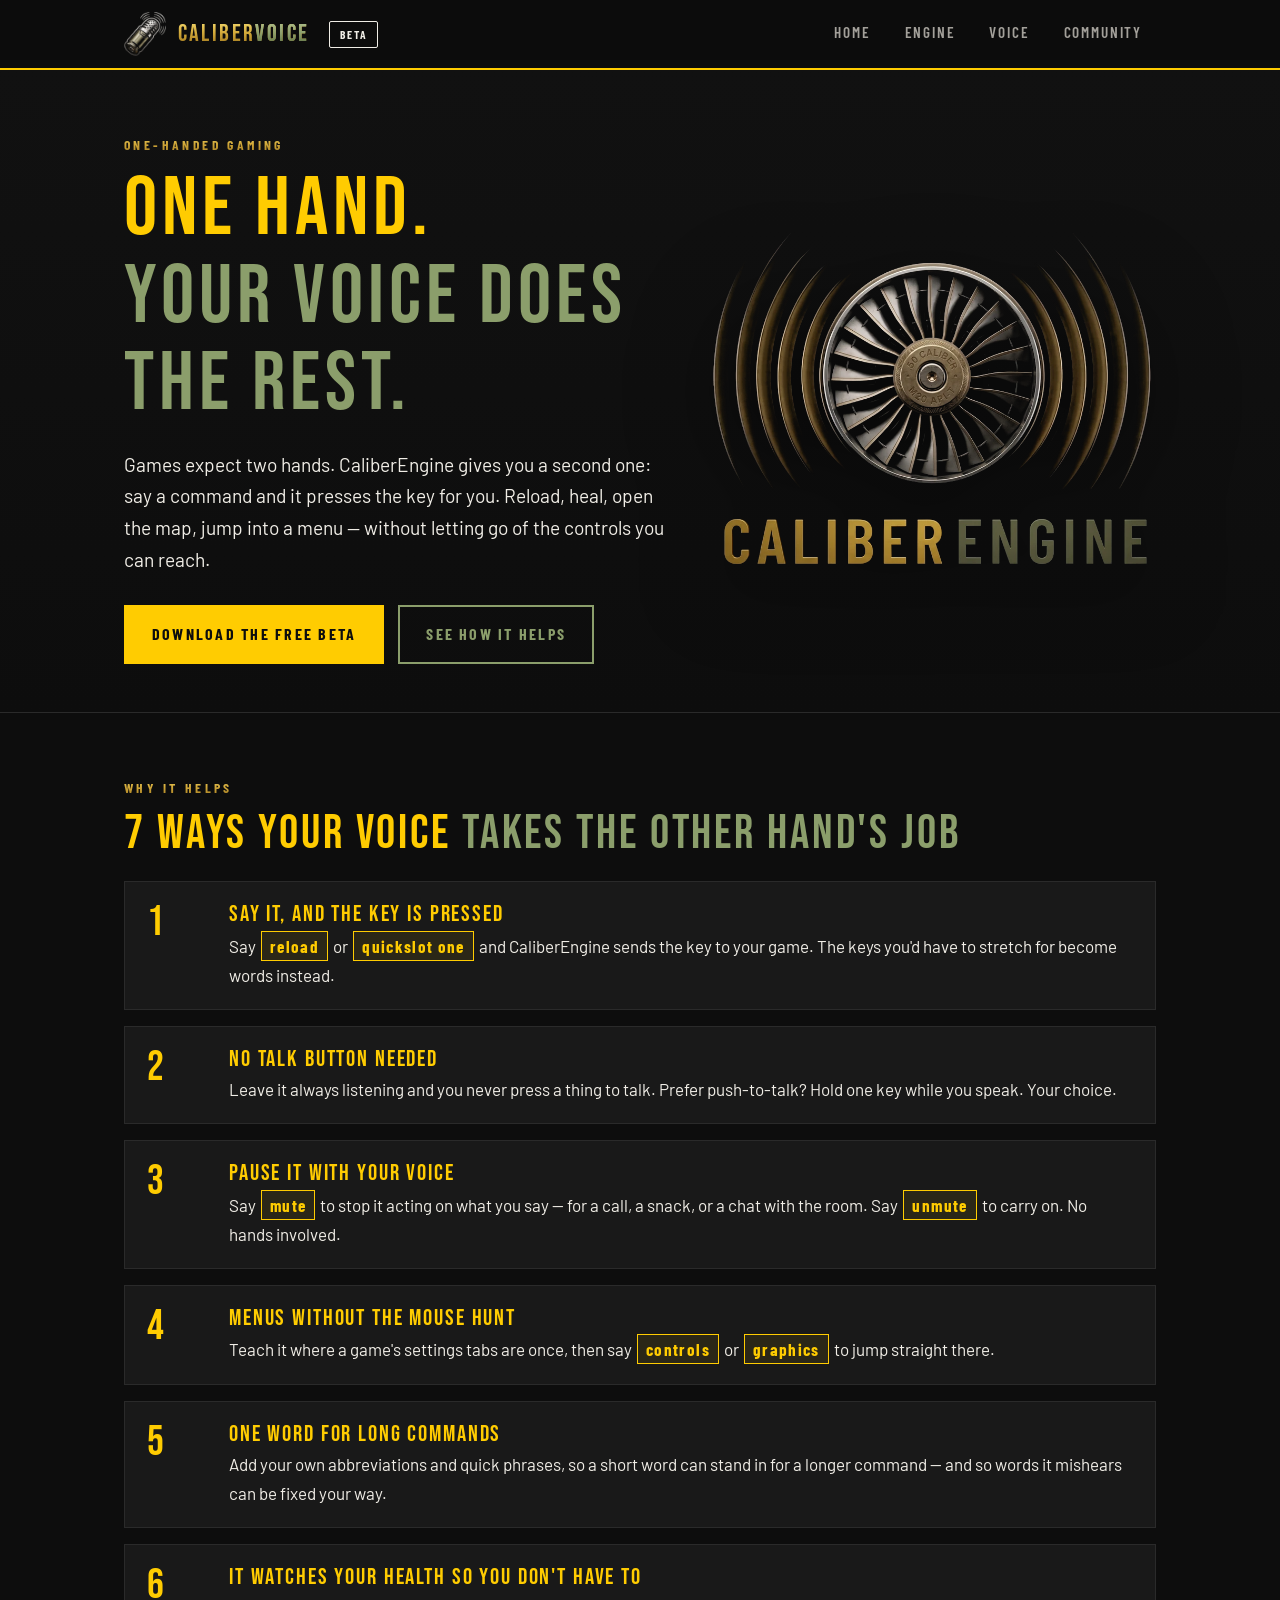
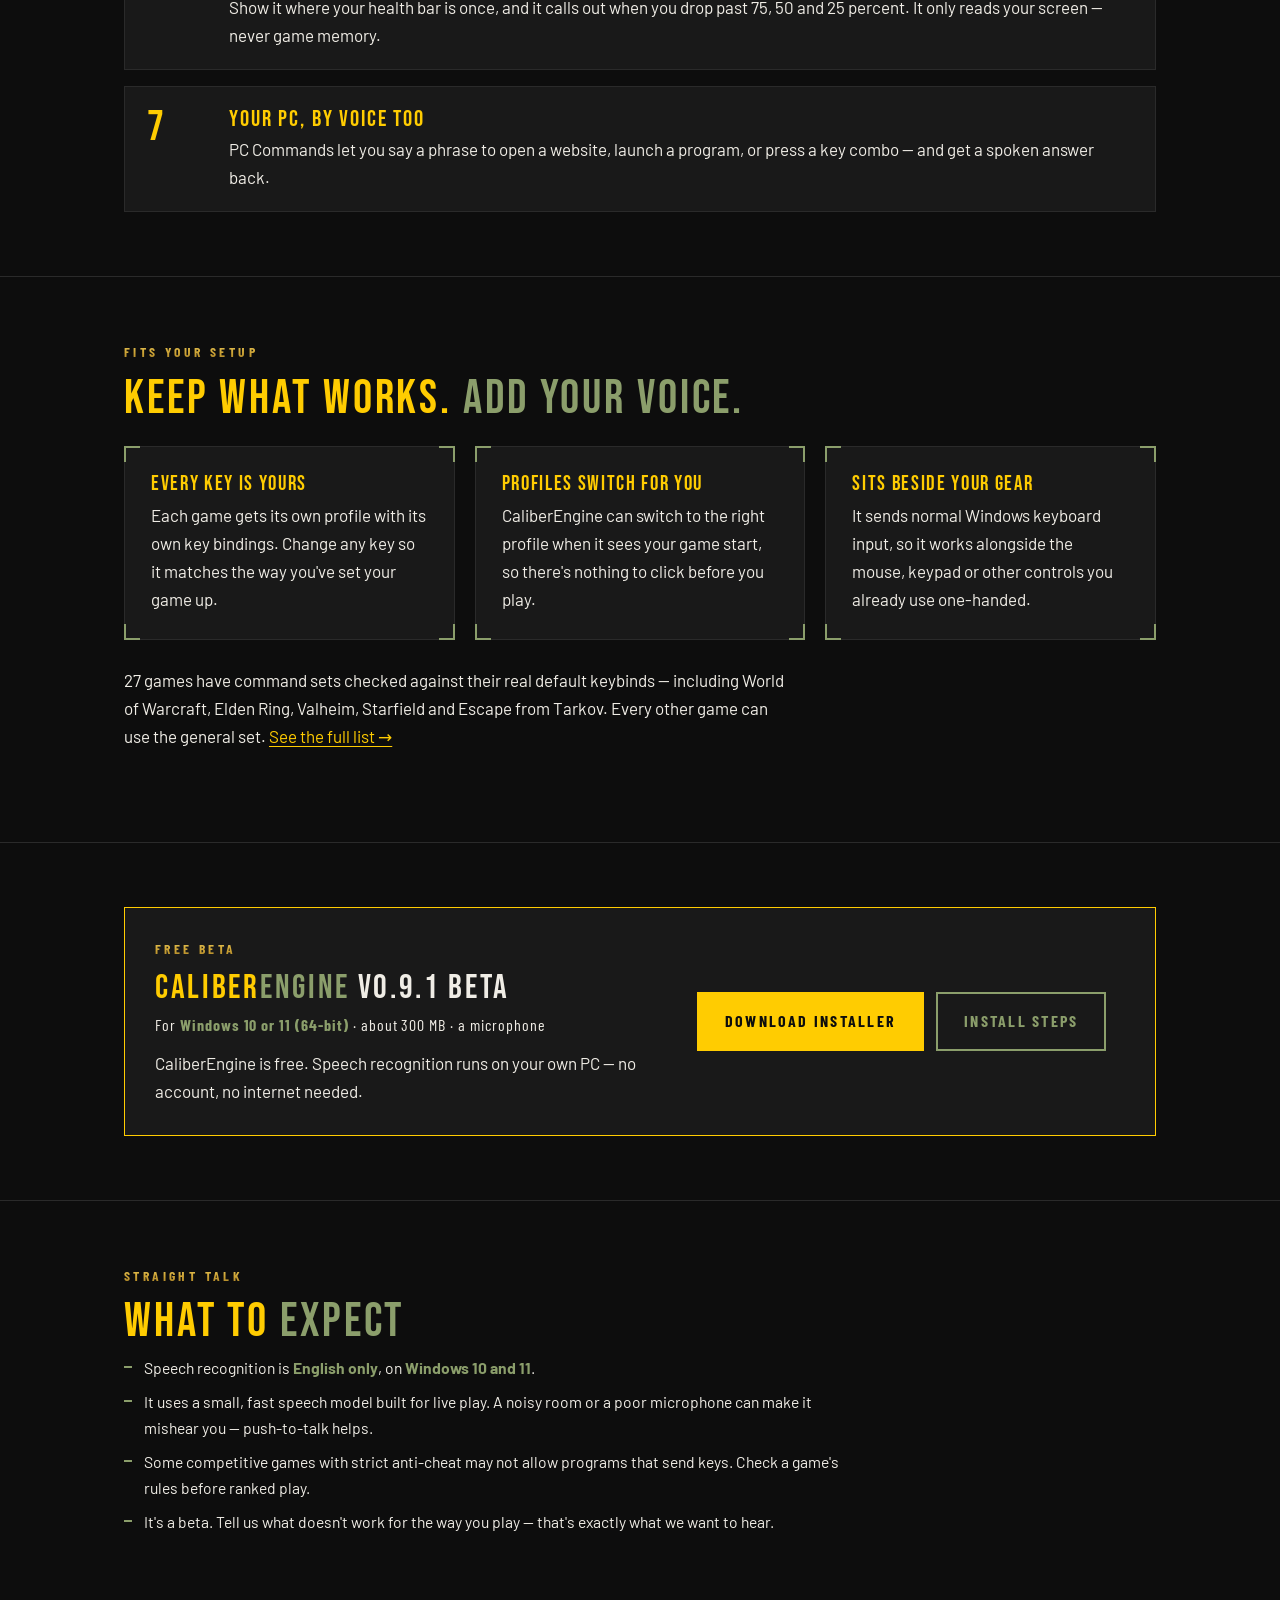
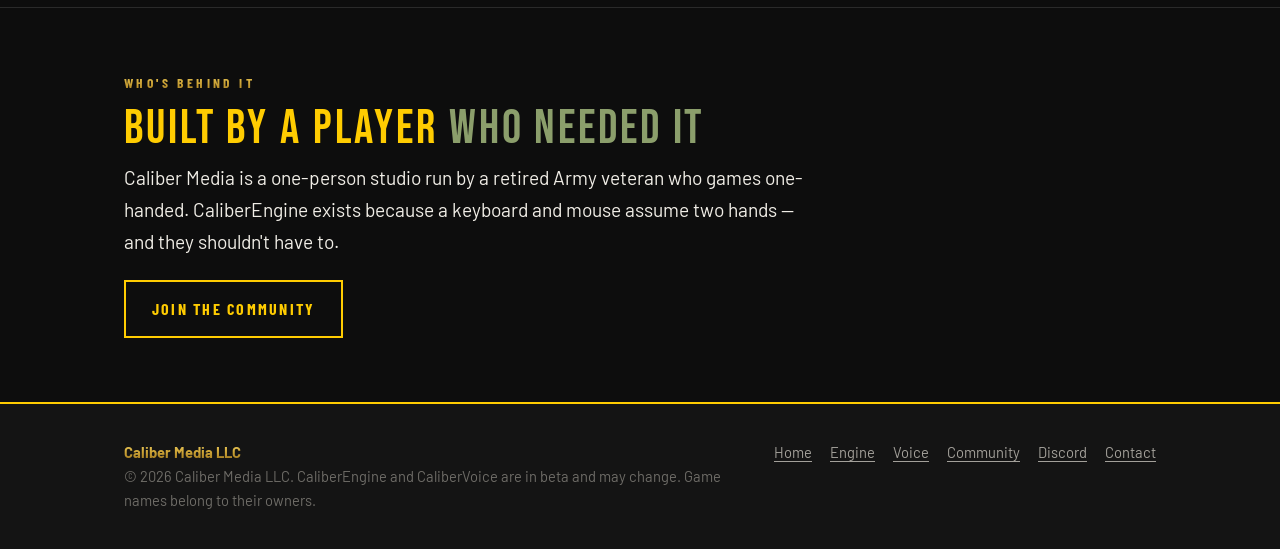
<file: one-handed.html>
<!DOCTYPE html>
<html lang="en">
<head>
<meta charset="UTF-8">
<meta name="viewport" content="width=device-width,initial-scale=1">
<title>One-handed PC gaming with your voice — CaliberEngine | Caliber Media</title>
<meta name="description" content="Play PC games with one hand. CaliberEngine turns spoken commands into key presses — reload, menus, abilities, mute — so your voice does the work of your other hand. Free Windows beta.">
<meta property="og:title" content="One hand. Your voice does the rest.">
<meta property="og:description" content="CaliberEngine turns your voice into game controls, built so one-handed players can play. Free Windows beta.">
<meta property="og:image" content="assets/engine-hero.jpg">
<meta name="theme-color" content="#0D0D0D">
<link rel="icon" href="assets/favicon.ico">
<link rel="preconnect" href="https://fonts.googleapis.com"><link rel="preconnect" href="https://fonts.gstatic.com" crossorigin>
<link href="https://fonts.googleapis.com/css2?family=Bebas+Neue&family=Barlow+Condensed:wght@500;600;700&family=Barlow:wght@400;500;600&display=swap" rel="stylesheet">
<link rel="stylesheet" href="css/site.css">
<style>
  .reasons{list-style:none;counter-reset:r;display:grid;gap:16px;margin-top:22px}
  .reasons li{counter-increment:r;display:grid;grid-template-columns:64px 1fr;gap:18px;align-items:start;background:var(--panel);border:1px solid var(--border);padding:20px 22px}
  .reasons li::before{content:counter(r);font-family:var(--font-d);font-size:2.6rem;line-height:1;color:var(--gold)}
  .reasons h3{font-size:1.45rem;margin-bottom:4px}
  .reasons p{color:var(--white)}
  .say{display:inline-block;font-family:var(--font-ui);font-weight:700;letter-spacing:.08em;color:var(--gold);border:1px solid var(--gold);background:rgba(255,204,1,.08);padding:0 8px;margin:0 2px;white-space:nowrap}
  @media (max-width:620px){.reasons li{grid-template-columns:44px 1fr;gap:12px;padding:16px}.reasons li::before{font-size:2rem}}
  @media (max-width:860px){.hero-grid{grid-template-columns:1fr!important}}
</style>
</head>
<body>
<a class="skip" href="#main">Skip to content</a>
<header class="site-header"><div class="bar">
  <a class="brand" href="index.html"><img src="assets/logo-bullet.png" alt=""><b>CALIBER<span class="v">VOICE</span></b></a>
  <span class="beta-pill">BETA</span>
  <nav aria-label="Main"><ul>
    <li><a href="index.html">Home</a></li>
    <li><a href="engine.html">Engine</a></li>
    <li><a href="voice.html">Voice</a></li>
    <li><a href="community.html">Community</a></li>
  </ul></nav>
</div></header>

<main id="main">
  <section class="page-hero"><div class="wrap hero-grid" style="display:grid;grid-template-columns:1.1fr .9fr;gap:36px;align-items:center">
    <div>
      <p class="eyebrow y">One-handed gaming</p>
      <h1><span class="g">ONE HAND.</span><br><span class="a">YOUR VOICE DOES THE REST.</span></h1>
      <p class="lead" style="margin-top:20px">Games expect two hands. CaliberEngine gives you a second one: say a command and it presses the key for you. Reload, heal, open the map, jump into a menu — without letting go of the controls you can reach.</p>
      <div class="hero-actions">
        <a class="btn primary" data-download href="#download">Download the free beta</a>
        <a class="btn white" href="#reasons">See how it helps</a>
      </div>
    </div>
    <div class="hero-art"><img src="assets/logo-engine-card-eq.png" width="851" height="649" alt="CaliberEngine — a jet turbine with a .50 caliber round at its center, with sound waves"></div>
  </div></section>

  <section id="reasons" aria-labelledby="r-h"><div class="wrap">
    <p class="eyebrow y">Why it helps</p>
    <h2 id="r-h"><span class="g">7 WAYS YOUR VOICE</span> <span class="a">TAKES THE OTHER HAND'S JOB</span></h2>
    <ol class="reasons">
      <li><div><h3>Say it, and the key is pressed</h3><p>Say <span class="say">reload</span> or <span class="say">quickslot one</span> and CaliberEngine sends the key to your game. The keys you'd have to stretch for become words instead.</p></div></li>
      <li><div><h3>No talk button needed</h3><p>Leave it always listening and you never press a thing to talk. Prefer push-to-talk? Hold one key while you speak. Your choice.</p></div></li>
      <li><div><h3>Pause it with your voice</h3><p>Say <span class="say">mute</span> to stop it acting on what you say — for a call, a snack, or a chat with the room. Say <span class="say">unmute</span> to carry on. No hands involved.</p></div></li>
      <li><div><h3>Menus without the mouse hunt</h3><p>Teach it where a game's settings tabs are once, then say <span class="say">controls</span> or <span class="say">graphics</span> to jump straight there.</p></div></li>
      <li><div><h3>One word for long commands</h3><p>Add your own abbreviations and quick phrases, so a short word can stand in for a longer command — and so words it mishears can be fixed your way.</p></div></li>
      <li><div><h3>It watches your health so you don't have to</h3><p>Show it where your health bar is once, and it calls out when you drop past 75, 50 and 25 percent. It only reads your screen — never game memory.</p></div></li>
      <li><div><h3>Your PC, by voice too</h3><p>PC Commands let you say a phrase to open a website, launch a program, or press a key combo — and get a spoken answer back.</p></div></li>
    </ol>
  </div></section>

  <section aria-labelledby="setup-h"><div class="wrap">
    <p class="eyebrow y">Fits your setup</p>
    <h2 id="setup-h"><span class="g">KEEP WHAT WORKS.</span> <span class="a">ADD YOUR VOICE.</span></h2>
    <div class="grid g3" style="margin-top:22px">
      <article class="card feature"><h3>Every key is yours</h3><p>Each game gets its own profile with its own key bindings. Change any key so it matches the way you've set your game up.</p></article>
      <article class="card feature"><h3>Profiles switch for you</h3><p>CaliberEngine can switch to the right profile when it sees your game start, so there's nothing to click before you play.</p></article>
      <article class="card feature"><h3>Sits beside your gear</h3><p>It sends normal Windows keyboard input, so it works alongside the mouse, keypad or other controls you already use one-handed.</p></article>
    </div>
    <p class="sub" style="margin-top:26px">27 games have command sets checked against their real default keybinds — including World of Warcraft, Elden Ring, Valheim, Starfield and Escape from Tarkov. Every other game can use the general set. <a href="engine.html">See the full list →</a></p>
  </div></section>

  <section id="download" aria-labelledby="dl-h"><div class="wrap">
    <div class="dl">
      <div>
        <p class="eyebrow y">Free beta</p>
        <h3 id="dl-h"><span class="g">CALIBER</span><span class="a">ENGINE</span> <span data-version></span></h3>
        <p class="meta">For <b>Windows 10 or 11 (64-bit)</b> · about 300 MB · a microphone</p>
        <p style="color:var(--white);margin-top:10px">CaliberEngine is free. Speech recognition runs on your own PC — no account, no internet needed.</p>
      </div>
      <div style="display:flex;flex-wrap:wrap;gap:12px">
        <a class="btn primary" data-download href="#">Download installer</a>
        <a class="btn ghost" href="engine.html#install">Install steps</a>
      </div>
    </div>
  </div></section>

  <section aria-labelledby="honest-h"><div class="wrap">
    <p class="eyebrow y">Straight talk</p>
    <h2 id="honest-h"><span class="g">WHAT TO</span> <span class="a">EXPECT</span></h2>
    <ul class="plist" style="max-width:74ch">
      <li>Speech recognition is <b>English only</b>, on <b>Windows 10 and 11</b>.</li>
      <li>It uses a small, fast speech model built for live play. A noisy room or a poor microphone can make it mishear you — push-to-talk helps.</li>
      <li>Some competitive games with strict anti-cheat may not allow programs that send keys. Check a game's rules before ranked play.</li>
      <li>It's a beta. Tell us what doesn't work for the way you play — that's exactly what we want to hear.</li>
    </ul>
  </div></section>

  <section aria-labelledby="who-h"><div class="wrap">
    <p class="eyebrow y">Who's behind it</p>
    <h2 id="who-h"><span class="g">BUILT BY A PLAYER</span> <span class="a">WHO NEEDED IT</span></h2>
    <p class="lead" style="color:var(--white)">Caliber Media is a one-person studio run by a retired Army veteran who games one-handed. CaliberEngine exists because a keyboard and mouse assume two hands — and they shouldn't have to.</p>
    <p style="margin-top:22px"><a class="btn" href="community.html">Join the community</a></p>
  </div></section>
</main>

<footer class="site-footer"><div class="wrap">
  <div><b class="mg">Caliber Media LLC</b><p class="fine">&copy; <span id="year">2026</span> Caliber Media LLC. CaliberEngine and CaliberVoice are in beta and may change. Game names belong to their owners.</p></div>
  <ul aria-label="Footer">
    <li><a href="index.html">Home</a></li><li><a href="engine.html">Engine</a></li><li><a href="voice.html">Voice</a></li><li><a href="community.html">Community</a></li>
    <li><a href="https://discord.gg/3MNS6QCTx2" rel="noopener">Discord</a></li><li><a href="mailto:support@calibervoice.com">Contact</a></li>
  </ul>
</div></footer>
<script src="js/patchnotes-data.js"></script>
<script src="js/site.js"></script>
</body>
</html>
</file>
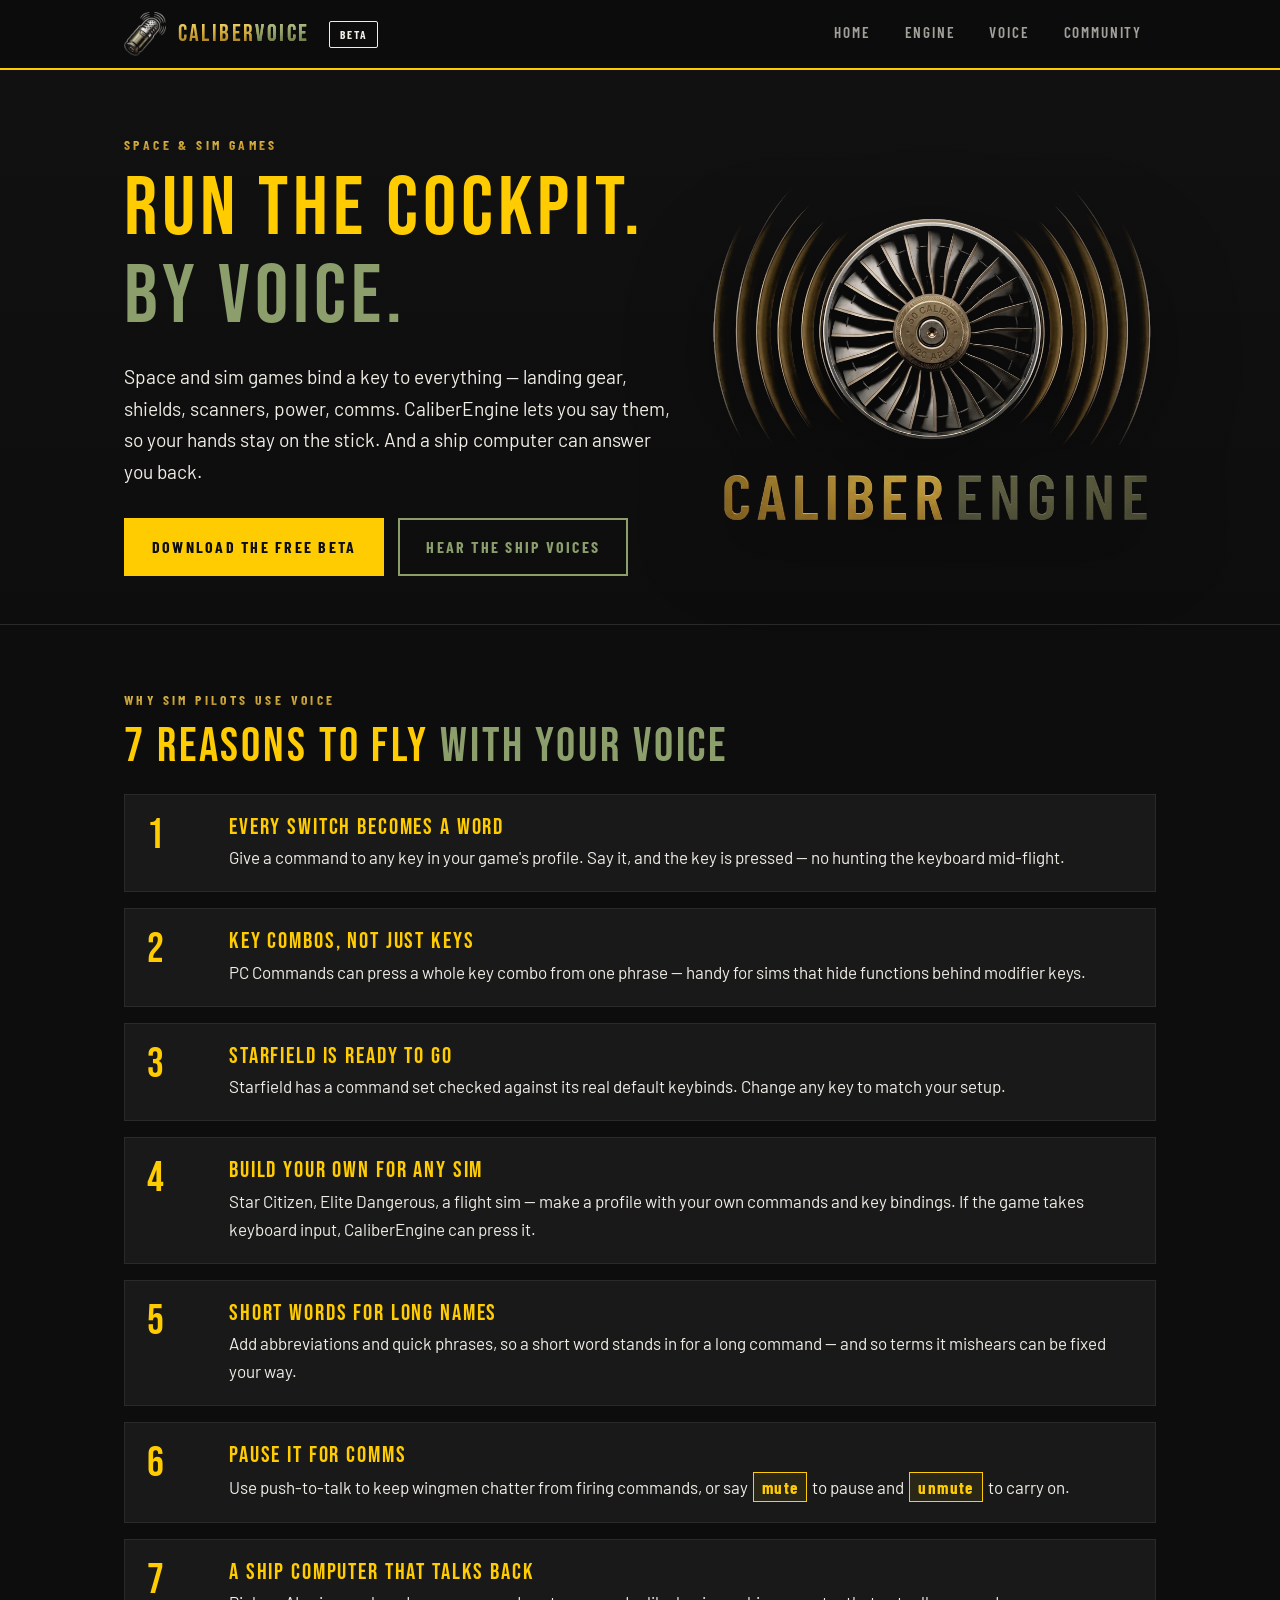
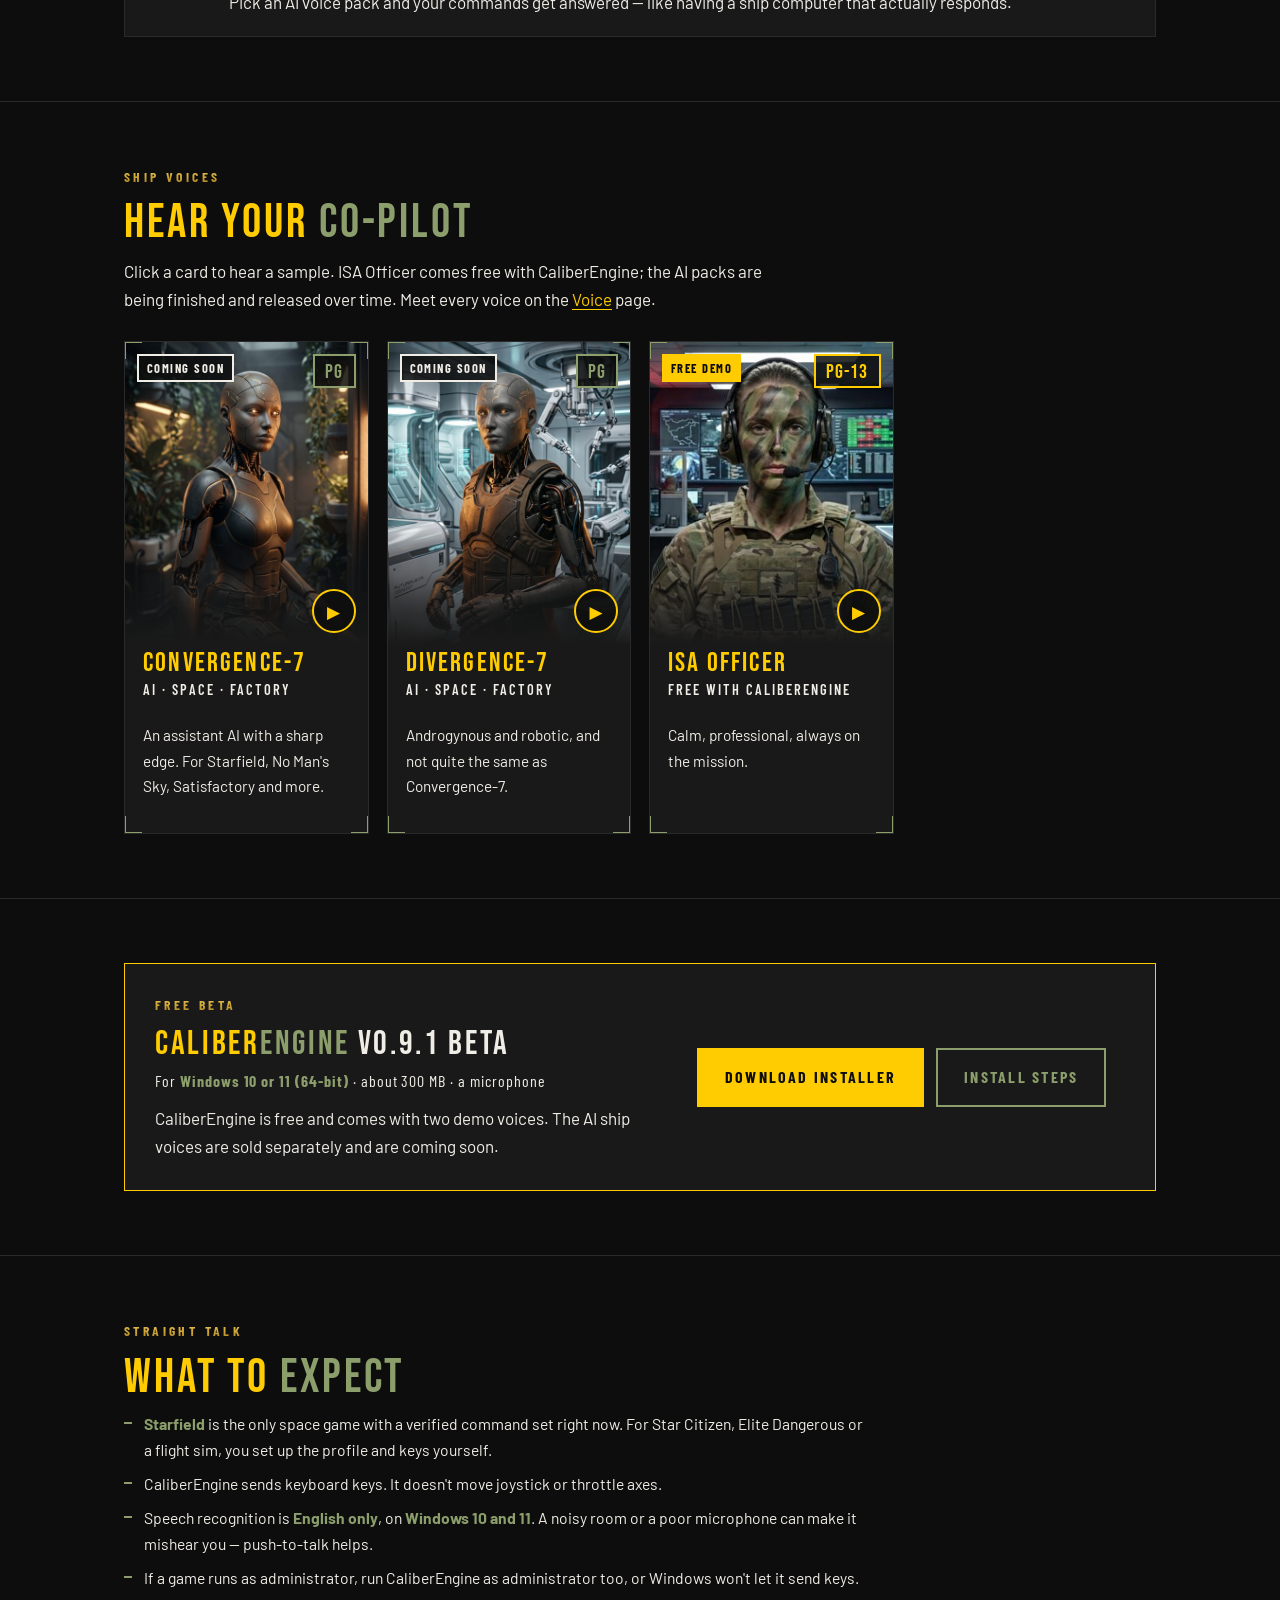
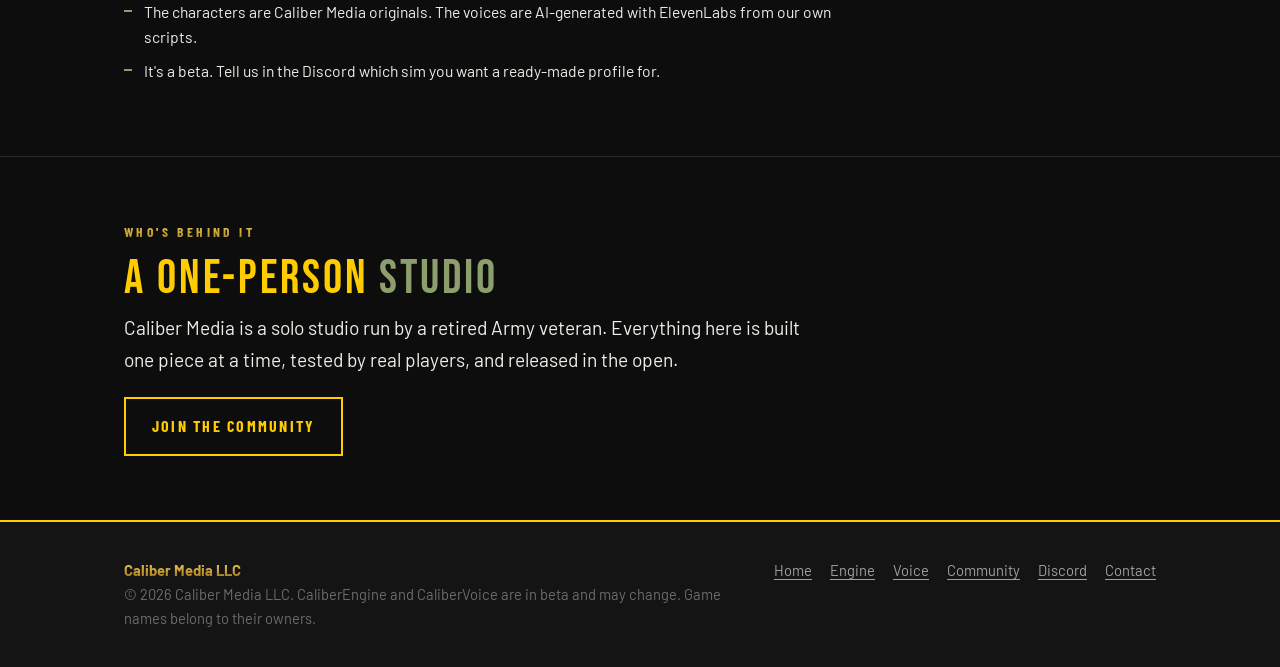
<file: sim.html>
<!DOCTYPE html>
<html lang="en">
<head>
<meta charset="UTF-8">
<meta name="viewport" content="width=device-width,initial-scale=1">
<title>Voice commands for space and sim games — Starfield, Star Citizen, flight sims | CaliberEngine</title>
<meta name="description" content="Run the cockpit by voice. CaliberEngine presses the keys and key combos you say — a verified command set for Starfield, and your own profile for Star Citizen, Elite Dangerous or a flight sim. AI ship voices that answer back. Free Windows beta.">
<meta property="og:title" content="Run the cockpit by voice.">
<meta property="og:description" content="Voice commands for space and sim games, with AI ship-computer voices. Free Windows beta.">
<meta property="og:image" content="assets/logo-voice-card-eq4.png">
<meta name="theme-color" content="#0D0D0D">
<link rel="icon" href="assets/favicon.ico">
<link rel="preconnect" href="https://fonts.googleapis.com"><link rel="preconnect" href="https://fonts.gstatic.com" crossorigin>
<link href="https://fonts.googleapis.com/css2?family=Bebas+Neue&family=Barlow+Condensed:wght@500;600;700&family=Barlow:wght@400;500;600&display=swap" rel="stylesheet">
<link rel="stylesheet" href="css/site.css">
<style>
  .reasons{list-style:none;counter-reset:r;display:grid;gap:16px;margin-top:22px}
  .reasons li{counter-increment:r;display:grid;grid-template-columns:64px 1fr;gap:18px;align-items:start;background:var(--panel);border:1px solid var(--border);padding:20px 22px}
  .reasons li::before{content:counter(r);font-family:var(--font-d);font-size:2.6rem;line-height:1;color:var(--gold)}
  .reasons h3{font-size:1.45rem;margin-bottom:4px}
  .reasons p{color:var(--white)}
  .say{display:inline-block;font-family:var(--font-ui);font-weight:700;letter-spacing:.08em;color:var(--gold);border:1px solid var(--gold);background:rgba(255,204,1,.08);padding:0 8px;margin:0 2px;white-space:nowrap}
  .demo-voices .play{appearance:none;font:inherit}
  @media (max-width:620px){.reasons li{grid-template-columns:44px 1fr;gap:12px;padding:16px}.reasons li::before{font-size:2rem}}
  @media (max-width:860px){.hero-grid{grid-template-columns:1fr!important}}
</style>
</head>
<body>
<a class="skip" href="#main">Skip to content</a>
<header class="site-header"><div class="bar">
  <a class="brand" href="index.html"><img src="assets/logo-bullet.png" alt=""><b>CALIBER<span class="v">VOICE</span></b></a>
  <span class="beta-pill">BETA</span>
  <nav aria-label="Main"><ul>
    <li><a href="index.html">Home</a></li>
    <li><a href="engine.html">Engine</a></li>
    <li><a href="voice.html">Voice</a></li>
    <li><a href="community.html">Community</a></li>
  </ul></nav>
</div></header>

<main id="main">
  <section class="page-hero"><div class="wrap hero-grid" style="display:grid;grid-template-columns:1.1fr .9fr;gap:36px;align-items:center">
    <div>
      <p class="eyebrow y">Space &amp; sim games</p>
      <h1><span class="g">RUN THE COCKPIT.</span><br><span class="a">BY VOICE.</span></h1>
      <p class="lead" style="margin-top:20px">Space and sim games bind a key to everything — landing gear, shields, scanners, power, comms. CaliberEngine lets you say them, so your hands stay on the stick. And a ship computer can answer you back.</p>
      <div class="hero-actions">
        <a class="btn primary" data-download href="#download">Download the free beta</a>
        <a class="btn white" href="#hear">Hear the ship voices</a>
      </div>
    </div>
    <div class="hero-art"><img src="assets/logo-engine-card-eq.png" width="851" height="649" alt="CaliberEngine — a jet turbine with a .50 caliber round at its center, with sound waves"></div>
  </div></section>

  <section id="reasons" aria-labelledby="r-h"><div class="wrap">
    <p class="eyebrow y">Why sim pilots use voice</p>
    <h2 id="r-h"><span class="g">7 REASONS TO FLY</span> <span class="a">WITH YOUR VOICE</span></h2>
    <ol class="reasons">
      <li><div><h3>Every switch becomes a word</h3><p>Give a command to any key in your game's profile. Say it, and the key is pressed — no hunting the keyboard mid-flight.</p></div></li>
      <li><div><h3>Key combos, not just keys</h3><p>PC Commands can press a whole key combo from one phrase — handy for sims that hide functions behind modifier keys.</p></div></li>
      <li><div><h3>Starfield is ready to go</h3><p>Starfield has a command set checked against its real default keybinds. Change any key to match your setup.</p></div></li>
      <li><div><h3>Build your own for any sim</h3><p>Star Citizen, Elite Dangerous, a flight sim — make a profile with your own commands and key bindings. If the game takes keyboard input, CaliberEngine can press it.</p></div></li>
      <li><div><h3>Short words for long names</h3><p>Add abbreviations and quick phrases, so a short word stands in for a long command — and so terms it mishears can be fixed your way.</p></div></li>
      <li><div><h3>Pause it for comms</h3><p>Use push-to-talk to keep wingmen chatter from firing commands, or say <span class="say">mute</span> to pause and <span class="say">unmute</span> to carry on.</p></div></li>
      <li><div><h3>A ship computer that talks back</h3><p>Pick an AI voice pack and your commands get answered — like having a ship computer that actually responds.</p></div></li>
    </ol>
  </div></section>

  <section id="hear" aria-labelledby="hear-h"><div class="wrap">
    <p class="eyebrow y">Ship voices</p>
    <h2 id="hear-h"><span class="g">HEAR YOUR</span> <span class="a">CO-PILOT</span></h2>
    <p class="sub">Click a card to hear a sample. ISA Officer comes free with CaliberEngine; the AI packs are being finished and released over time. Meet every voice on the <a href="voice.html">Voice</a> page.</p>
    <div class="chars demo-voices" style="margin-top:22px">
      <article class="char has-sample" data-sample="assets/voice-samples/convergence-7-1.mp3">
        <div class="pic"><img src="assets/portraits/convergence-7.jpg" alt="Convergence-7, an assistant AI character" loading="lazy"><span class="demo soon">Coming soon</span><span class="rating pg">PG</span>
          <button class="play" type="button" aria-label="Play a sample of Convergence-7">&#9654;</button></div>
        <div class="body"><h3>Convergence-7</h3><p class="who">AI · Space · Factory</p><p>An assistant AI with a sharp edge. For Starfield, No Man's Sky, Satisfactory and more.</p></div>
      </article>
      <article class="char has-sample" data-sample="assets/voice-samples/divergence-7-1.mp3">
        <div class="pic"><img src="assets/portraits/divergence-7.jpg" alt="Divergence-7, a robotic AI character" loading="lazy"><span class="demo soon">Coming soon</span><span class="rating pg">PG</span>
          <button class="play" type="button" aria-label="Play a sample of Divergence-7">&#9654;</button></div>
        <div class="body"><h3>Divergence-7</h3><p class="who">AI · Space · Factory</p><p>Androgynous and robotic, and not quite the same as Convergence-7.</p></div>
      </article>
      <article class="char has-sample" data-sample="assets/voice-samples/isa-officer-1.mp3">
        <div class="pic"><img src="assets/portraits/isa-officer.jpg" alt="ISA Officer, a voice pack character" loading="lazy"><span class="demo">Free demo</span><span class="rating pg13">PG-13</span>
          <button class="play" type="button" aria-label="Play a sample of ISA Officer">&#9654;</button></div>
        <div class="body"><h3>ISA Officer</h3><p class="who">Free with CaliberEngine</p><p>Calm, professional, always on the mission.</p></div>
      </article>
    </div>
  </div></section>

  <section id="download" aria-labelledby="dl-h"><div class="wrap">
    <div class="dl">
      <div>
        <p class="eyebrow y">Free beta</p>
        <h3 id="dl-h"><span class="g">CALIBER</span><span class="a">ENGINE</span> <span data-version></span></h3>
        <p class="meta">For <b>Windows 10 or 11 (64-bit)</b> · about 300 MB · a microphone</p>
        <p style="color:var(--white);margin-top:10px">CaliberEngine is free and comes with two demo voices. The AI ship voices are sold separately and are coming soon.</p>
      </div>
      <div style="display:flex;flex-wrap:wrap;gap:12px">
        <a class="btn primary" data-download href="#">Download installer</a>
        <a class="btn ghost" href="engine.html#install">Install steps</a>
      </div>
    </div>
  </div></section>

  <section aria-labelledby="honest-h"><div class="wrap">
    <p class="eyebrow y">Straight talk</p>
    <h2 id="honest-h"><span class="g">WHAT TO</span> <span class="a">EXPECT</span></h2>
    <ul class="plist" style="max-width:74ch">
      <li><b>Starfield</b> is the only space game with a verified command set right now. For Star Citizen, Elite Dangerous or a flight sim, you set up the profile and keys yourself.</li>
      <li>CaliberEngine sends keyboard keys. It doesn't move joystick or throttle axes.</li>
      <li>Speech recognition is <b>English only</b>, on <b>Windows 10 and 11</b>. A noisy room or a poor microphone can make it mishear you — push-to-talk helps.</li>
      <li>If a game runs as administrator, run CaliberEngine as administrator too, or Windows won't let it send keys.</li>
      <li>The characters are Caliber Media originals. The voices are AI-generated with ElevenLabs from our own scripts.</li>
      <li>It's a beta. Tell us in the Discord which sim you want a ready-made profile for.</li>
    </ul>
  </div></section>

  <section aria-labelledby="who-h"><div class="wrap">
    <p class="eyebrow y">Who's behind it</p>
    <h2 id="who-h"><span class="g">A ONE-PERSON</span> <span class="a">STUDIO</span></h2>
    <p class="lead" style="color:var(--white)">Caliber Media is a solo studio run by a retired Army veteran. Everything here is built one piece at a time, tested by real players, and released in the open.</p>
    <p style="margin-top:22px"><a class="btn" href="community.html">Join the community</a></p>
  </div></section>
</main>

<footer class="site-footer"><div class="wrap">
  <div><b class="mg">Caliber Media LLC</b><p class="fine">&copy; <span id="year">2026</span> Caliber Media LLC. CaliberEngine and CaliberVoice are in beta and may change. Game names belong to their owners.</p></div>
  <ul aria-label="Footer">
    <li><a href="index.html">Home</a></li><li><a href="engine.html">Engine</a></li><li><a href="voice.html">Voice</a></li><li><a href="community.html">Community</a></li>
    <li><a href="https://discord.gg/3MNS6QCTx2" rel="noopener">Discord</a></li><li><a href="mailto:support@calibervoice.com">Contact</a></li>
  </ul>
</div></footer>
<script src="js/patchnotes-data.js"></script>
<script src="js/site.js"></script>
<script>
  // Click-to-play for the voice cards (one clip at a time)
  (function () {
    let audio = null, playing = null;
    document.querySelectorAll('.demo-voices .char').forEach(card => {
      card.addEventListener('click', () => {
        if (audio) { audio.pause(); playing.classList.remove('playing'); }
        if (playing === card) { audio = playing = null; return; }
        audio = new Audio(card.dataset.sample); playing = card;
        card.classList.add('playing');
        audio.addEventListener('ended', () => { card.classList.remove('playing'); audio = playing = null; });
        audio.play();
      });
    });
  })();
</script>
</body>
</html>
</file>
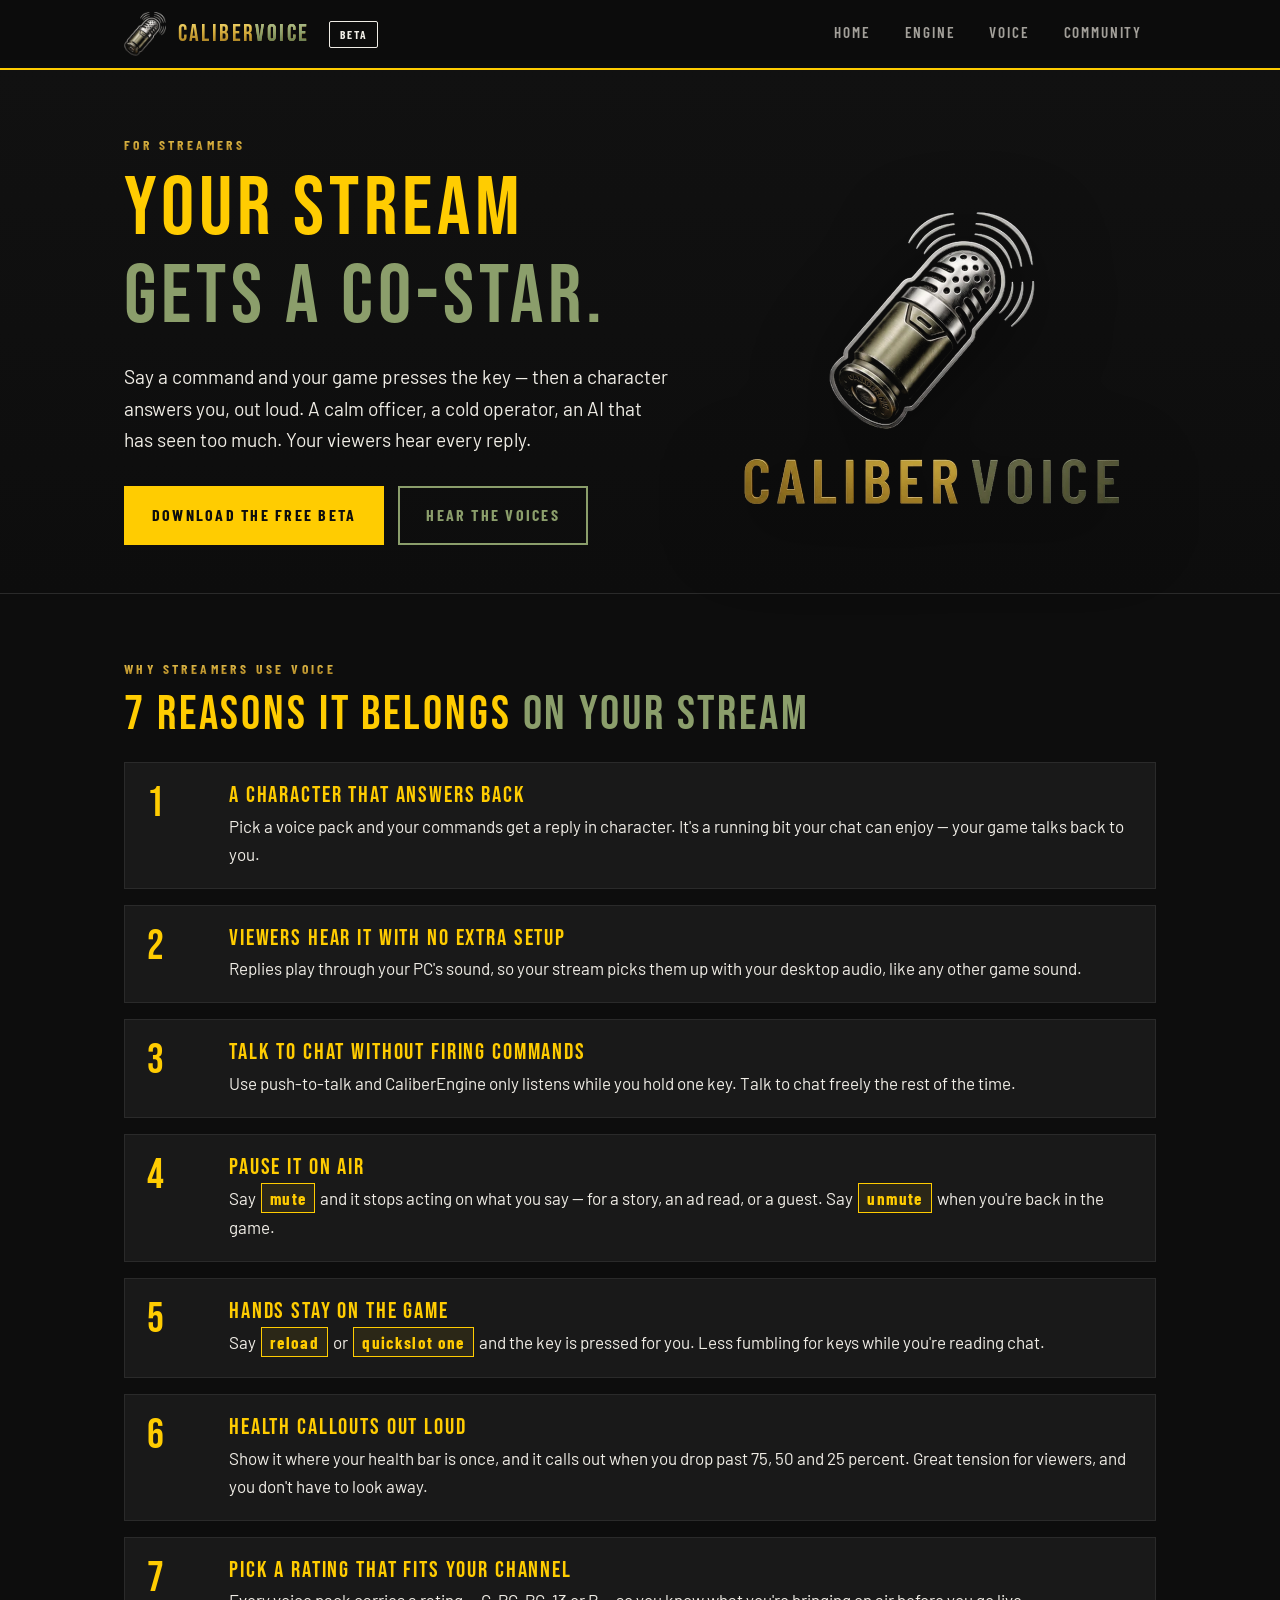
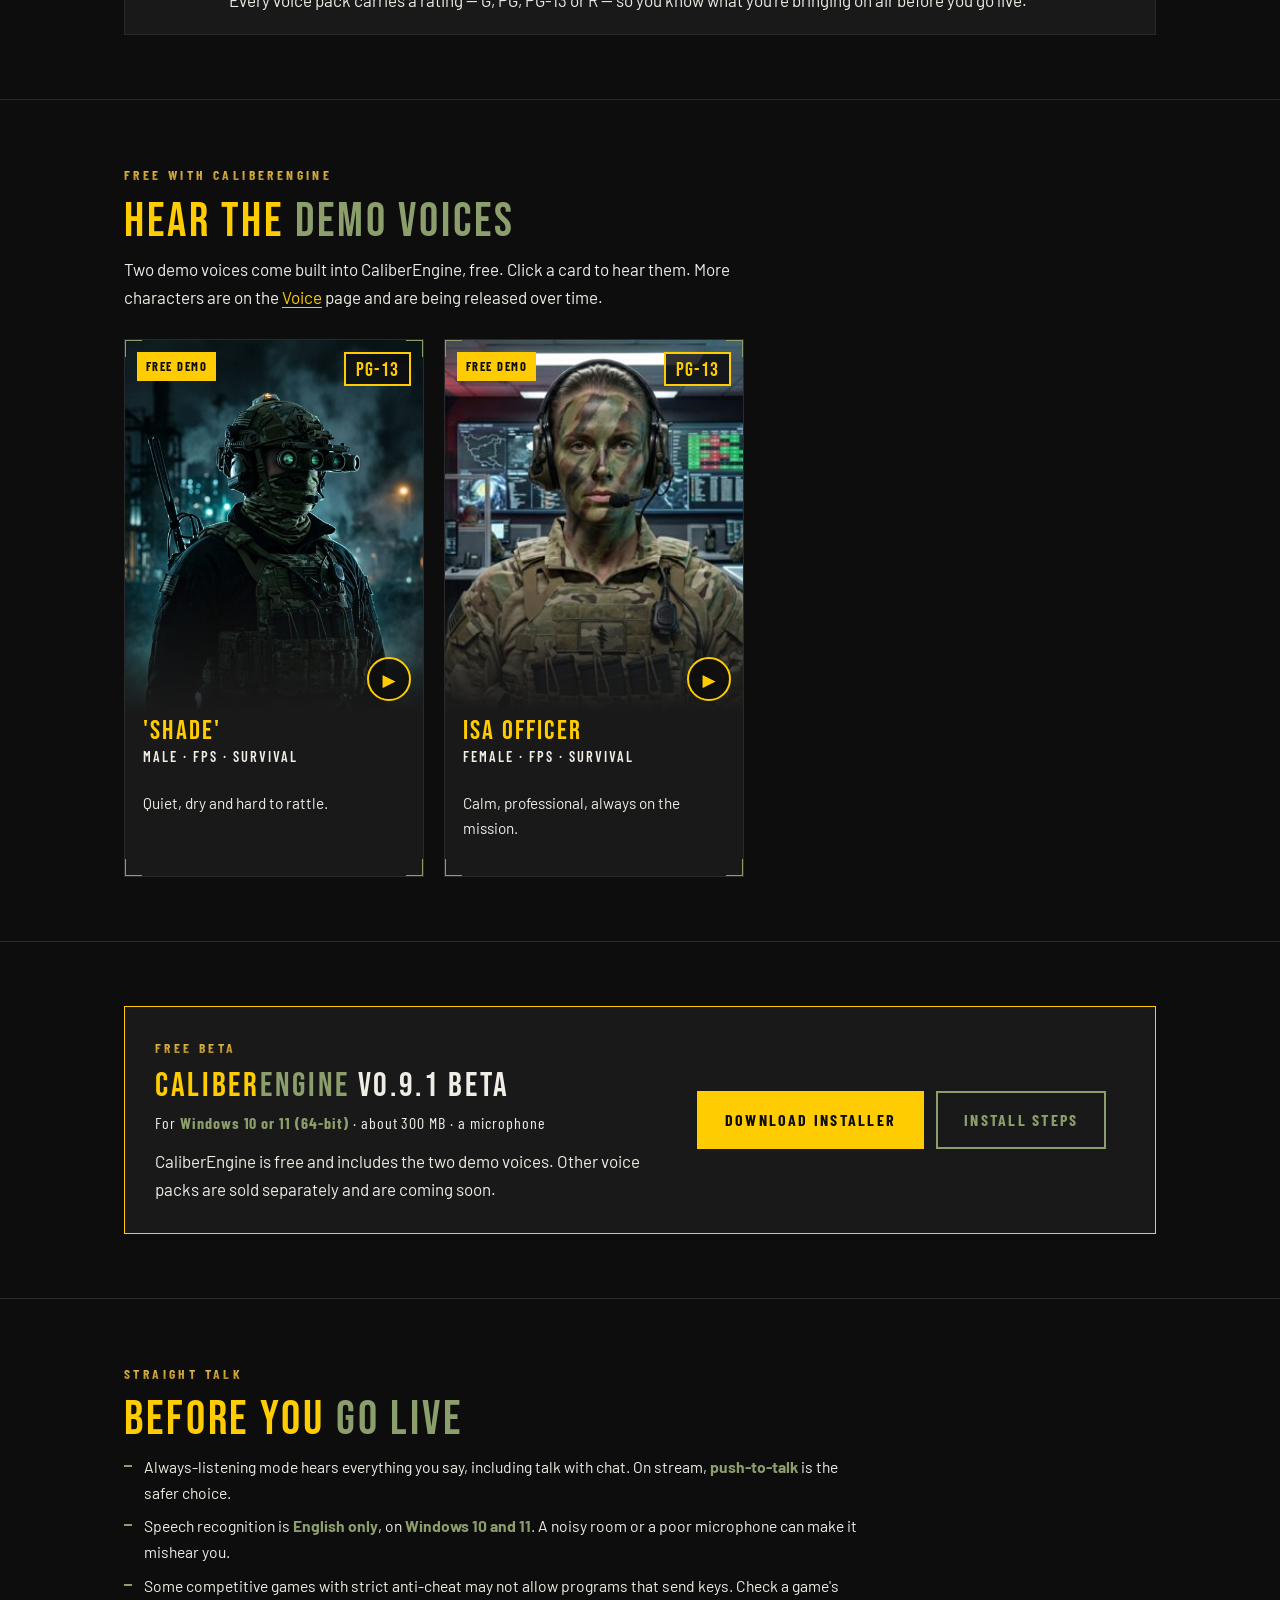
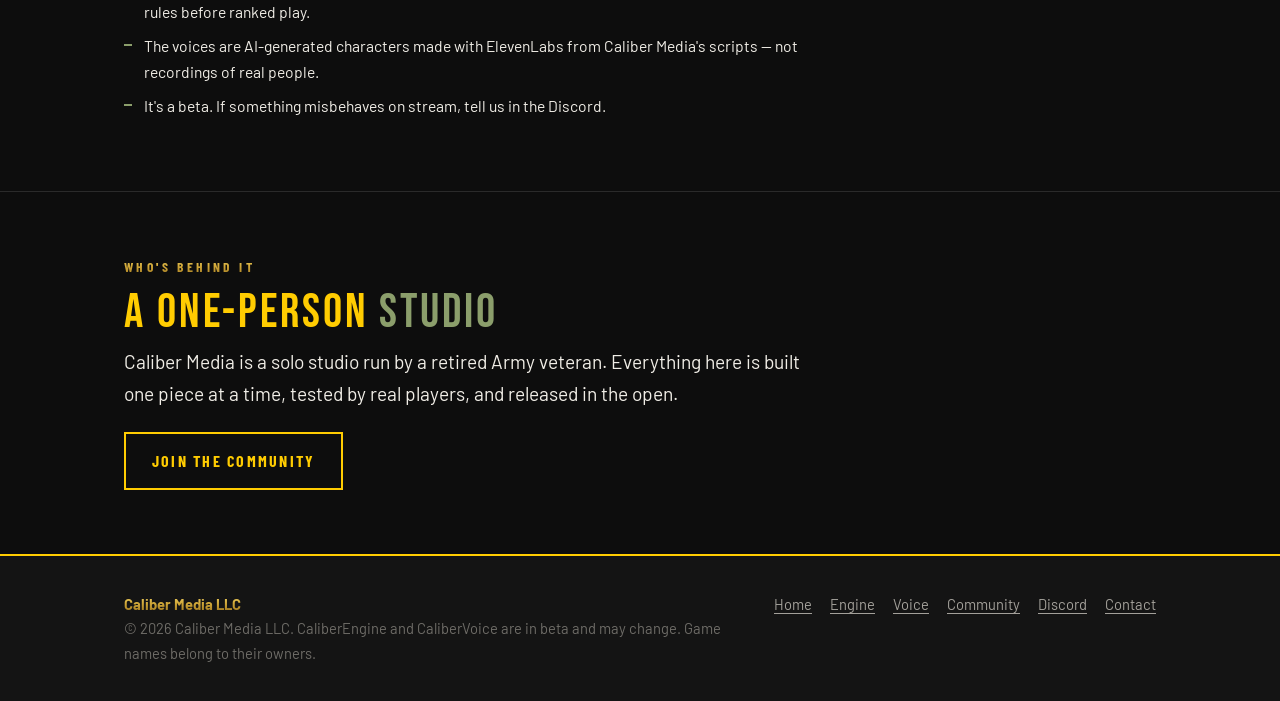
<file: streamers.html>
<!DOCTYPE html>
<html lang="en">
<head>
<meta charset="UTF-8">
<meta name="viewport" content="width=device-width,initial-scale=1">
<title>Voice commands with a character that talks back — for streamers | Caliber Media</title>
<meta name="description" content="CaliberEngine for streamers: say a command, your game presses the key, and a character voice answers on stream. Push-to-talk keeps chat banter from firing commands. Free Windows beta.">
<meta property="og:title" content="Your stream gets a co-star.">
<meta property="og:description" content="Voice commands for PC games, answered by a character your viewers can hear. Free Windows beta.">
<meta property="og:image" content="assets/logo-voice-card-eq4.png">
<meta name="theme-color" content="#0D0D0D">
<link rel="icon" href="assets/favicon.ico">
<link rel="preconnect" href="https://fonts.googleapis.com"><link rel="preconnect" href="https://fonts.gstatic.com" crossorigin>
<link href="https://fonts.googleapis.com/css2?family=Bebas+Neue&family=Barlow+Condensed:wght@500;600;700&family=Barlow:wght@400;500;600&display=swap" rel="stylesheet">
<link rel="stylesheet" href="css/site.css">
<style>
  .reasons{list-style:none;counter-reset:r;display:grid;gap:16px;margin-top:22px}
  .reasons li{counter-increment:r;display:grid;grid-template-columns:64px 1fr;gap:18px;align-items:start;background:var(--panel);border:1px solid var(--border);padding:20px 22px}
  .reasons li::before{content:counter(r);font-family:var(--font-d);font-size:2.6rem;line-height:1;color:var(--gold)}
  .reasons h3{font-size:1.45rem;margin-bottom:4px}
  .reasons p{color:var(--white)}
  .say{display:inline-block;font-family:var(--font-ui);font-weight:700;letter-spacing:.08em;color:var(--gold);border:1px solid var(--gold);background:rgba(255,204,1,.08);padding:0 8px;margin:0 2px;white-space:nowrap}
  .demo-voices{display:grid;grid-template-columns:repeat(2,minmax(0,300px));gap:20px;margin-top:22px}
  .demo-voices .play{appearance:none;font:inherit}
  @media (max-width:620px){.reasons li{grid-template-columns:44px 1fr;gap:12px;padding:16px}.reasons li::before{font-size:2rem}.demo-voices{grid-template-columns:1fr}}
  @media (max-width:860px){.hero-grid{grid-template-columns:1fr!important}}
</style>
</head>
<body>
<a class="skip" href="#main">Skip to content</a>
<header class="site-header"><div class="bar">
  <a class="brand" href="index.html"><img src="assets/logo-bullet.png" alt=""><b>CALIBER<span class="v">VOICE</span></b></a>
  <span class="beta-pill">BETA</span>
  <nav aria-label="Main"><ul>
    <li><a href="index.html">Home</a></li>
    <li><a href="engine.html">Engine</a></li>
    <li><a href="voice.html">Voice</a></li>
    <li><a href="community.html">Community</a></li>
  </ul></nav>
</div></header>

<main id="main">
  <section class="page-hero"><div class="wrap hero-grid" style="display:grid;grid-template-columns:1.1fr .9fr;gap:36px;align-items:center">
    <div>
      <p class="eyebrow y">For streamers</p>
      <h1><span class="g">YOUR STREAM</span><br><span class="a">GETS A CO-STAR.</span></h1>
      <p class="lead" style="margin-top:20px">Say a command and your game presses the key — then a character answers you, out loud. A calm officer, a cold operator, an AI that has seen too much. Your viewers hear every reply.</p>
      <div class="hero-actions">
        <a class="btn primary" data-download href="#download">Download the free beta</a>
        <a class="btn white" href="#hear">Hear the voices</a>
      </div>
    </div>
    <div class="hero-art"><img src="assets/logo-voice-card-eq4.png" width="851" height="649" alt="CaliberVoice — character voice packs for CaliberEngine"></div>
  </div></section>

  <section id="reasons" aria-labelledby="r-h"><div class="wrap">
    <p class="eyebrow y">Why streamers use voice</p>
    <h2 id="r-h"><span class="g">7 REASONS IT BELONGS</span> <span class="a">ON YOUR STREAM</span></h2>
    <ol class="reasons">
      <li><div><h3>A character that answers back</h3><p>Pick a voice pack and your commands get a reply in character. It's a running bit your chat can enjoy — your game talks back to you.</p></div></li>
      <li><div><h3>Viewers hear it with no extra setup</h3><p>Replies play through your PC's sound, so your stream picks them up with your desktop audio, like any other game sound.</p></div></li>
      <li><div><h3>Talk to chat without firing commands</h3><p>Use push-to-talk and CaliberEngine only listens while you hold one key. Talk to chat freely the rest of the time.</p></div></li>
      <li><div><h3>Pause it on air</h3><p>Say <span class="say">mute</span> and it stops acting on what you say — for a story, an ad read, or a guest. Say <span class="say">unmute</span> when you're back in the game.</p></div></li>
      <li><div><h3>Hands stay on the game</h3><p>Say <span class="say">reload</span> or <span class="say">quickslot one</span> and the key is pressed for you. Less fumbling for keys while you're reading chat.</p></div></li>
      <li><div><h3>Health callouts out loud</h3><p>Show it where your health bar is once, and it calls out when you drop past 75, 50 and 25 percent. Great tension for viewers, and you don't have to look away.</p></div></li>
      <li><div><h3>Pick a rating that fits your channel</h3><p>Every voice pack carries a rating — G, PG, PG-13 or R — so you know what you're bringing on air before you go live.</p></div></li>
    </ol>
  </div></section>

  <section id="hear" aria-labelledby="hear-h"><div class="wrap">
    <p class="eyebrow y">Free with CaliberEngine</p>
    <h2 id="hear-h"><span class="g">HEAR THE</span> <span class="a">DEMO VOICES</span></h2>
    <p class="sub">Two demo voices come built into CaliberEngine, free. Click a card to hear them. More characters are on the <a href="voice.html">Voice</a> page and are being released over time.</p>
    <div class="demo-voices">
      <article class="char has-sample" data-sample="assets/voice-samples/shade-1.mp3">
        <div class="pic"><img src="assets/portraits/shade.jpg" alt="'Shade', a voice pack character"><span class="demo">Free demo</span><span class="rating pg13">PG-13</span>
          <button class="play" type="button" aria-label="Play a sample of 'Shade'">&#9654;</button></div>
        <div class="body"><h3>'Shade'</h3><p class="who">Male · FPS · Survival</p><p>Quiet, dry and hard to rattle.</p></div>
      </article>
      <article class="char has-sample" data-sample="assets/voice-samples/isa-officer-1.mp3">
        <div class="pic"><img src="assets/portraits/isa-officer.jpg" alt="ISA Officer, a voice pack character"><span class="demo">Free demo</span><span class="rating pg13">PG-13</span>
          <button class="play" type="button" aria-label="Play a sample of ISA Officer">&#9654;</button></div>
        <div class="body"><h3>ISA Officer</h3><p class="who">Female · FPS · Survival</p><p>Calm, professional, always on the mission.</p></div>
      </article>
    </div>
  </div></section>

  <section id="download" aria-labelledby="dl-h"><div class="wrap">
    <div class="dl">
      <div>
        <p class="eyebrow y">Free beta</p>
        <h3 id="dl-h"><span class="g">CALIBER</span><span class="a">ENGINE</span> <span data-version></span></h3>
        <p class="meta">For <b>Windows 10 or 11 (64-bit)</b> · about 300 MB · a microphone</p>
        <p style="color:var(--white);margin-top:10px">CaliberEngine is free and includes the two demo voices. Other voice packs are sold separately and are coming soon.</p>
      </div>
      <div style="display:flex;flex-wrap:wrap;gap:12px">
        <a class="btn primary" data-download href="#">Download installer</a>
        <a class="btn ghost" href="engine.html#install">Install steps</a>
      </div>
    </div>
  </div></section>

  <section aria-labelledby="honest-h"><div class="wrap">
    <p class="eyebrow y">Straight talk</p>
    <h2 id="honest-h"><span class="g">BEFORE YOU</span> <span class="a">GO LIVE</span></h2>
    <ul class="plist" style="max-width:74ch">
      <li>Always-listening mode hears everything you say, including talk with chat. On stream, <b>push-to-talk</b> is the safer choice.</li>
      <li>Speech recognition is <b>English only</b>, on <b>Windows 10 and 11</b>. A noisy room or a poor microphone can make it mishear you.</li>
      <li>Some competitive games with strict anti-cheat may not allow programs that send keys. Check a game's rules before ranked play.</li>
      <li>The voices are AI-generated characters made with ElevenLabs from Caliber Media's scripts — not recordings of real people.</li>
      <li>It's a beta. If something misbehaves on stream, tell us in the Discord.</li>
    </ul>
  </div></section>

  <section aria-labelledby="who-h"><div class="wrap">
    <p class="eyebrow y">Who's behind it</p>
    <h2 id="who-h"><span class="g">A ONE-PERSON</span> <span class="a">STUDIO</span></h2>
    <p class="lead" style="color:var(--white)">Caliber Media is a solo studio run by a retired Army veteran. Everything here is built one piece at a time, tested by real players, and released in the open.</p>
    <p style="margin-top:22px"><a class="btn" href="community.html">Join the community</a></p>
  </div></section>
</main>

<footer class="site-footer"><div class="wrap">
  <div><b class="mg">Caliber Media LLC</b><p class="fine">&copy; <span id="year">2026</span> Caliber Media LLC. CaliberEngine and CaliberVoice are in beta and may change. Game names belong to their owners.</p></div>
  <ul aria-label="Footer">
    <li><a href="index.html">Home</a></li><li><a href="engine.html">Engine</a></li><li><a href="voice.html">Voice</a></li><li><a href="community.html">Community</a></li>
    <li><a href="https://discord.gg/3MNS6QCTx2" rel="noopener">Discord</a></li><li><a href="mailto:support@calibervoice.com">Contact</a></li>
  </ul>
</div></footer>
<script src="js/patchnotes-data.js"></script>
<script src="js/site.js"></script>
<script>
  // Click-to-play for the two demo cards (one clip at a time)
  (function () {
    let audio = null, playing = null;
    document.querySelectorAll('.demo-voices .char').forEach(card => {
      card.addEventListener('click', () => {
        if (audio) { audio.pause(); playing.classList.remove('playing'); }
        if (playing === card) { audio = playing = null; return; }
        audio = new Audio(card.dataset.sample); playing = card;
        card.classList.add('playing');
        audio.addEventListener('ended', () => { card.classList.remove('playing'); audio = playing = null; });
        audio.play();
      });
    });
  })();
</script>
</body>
</html>
</file>
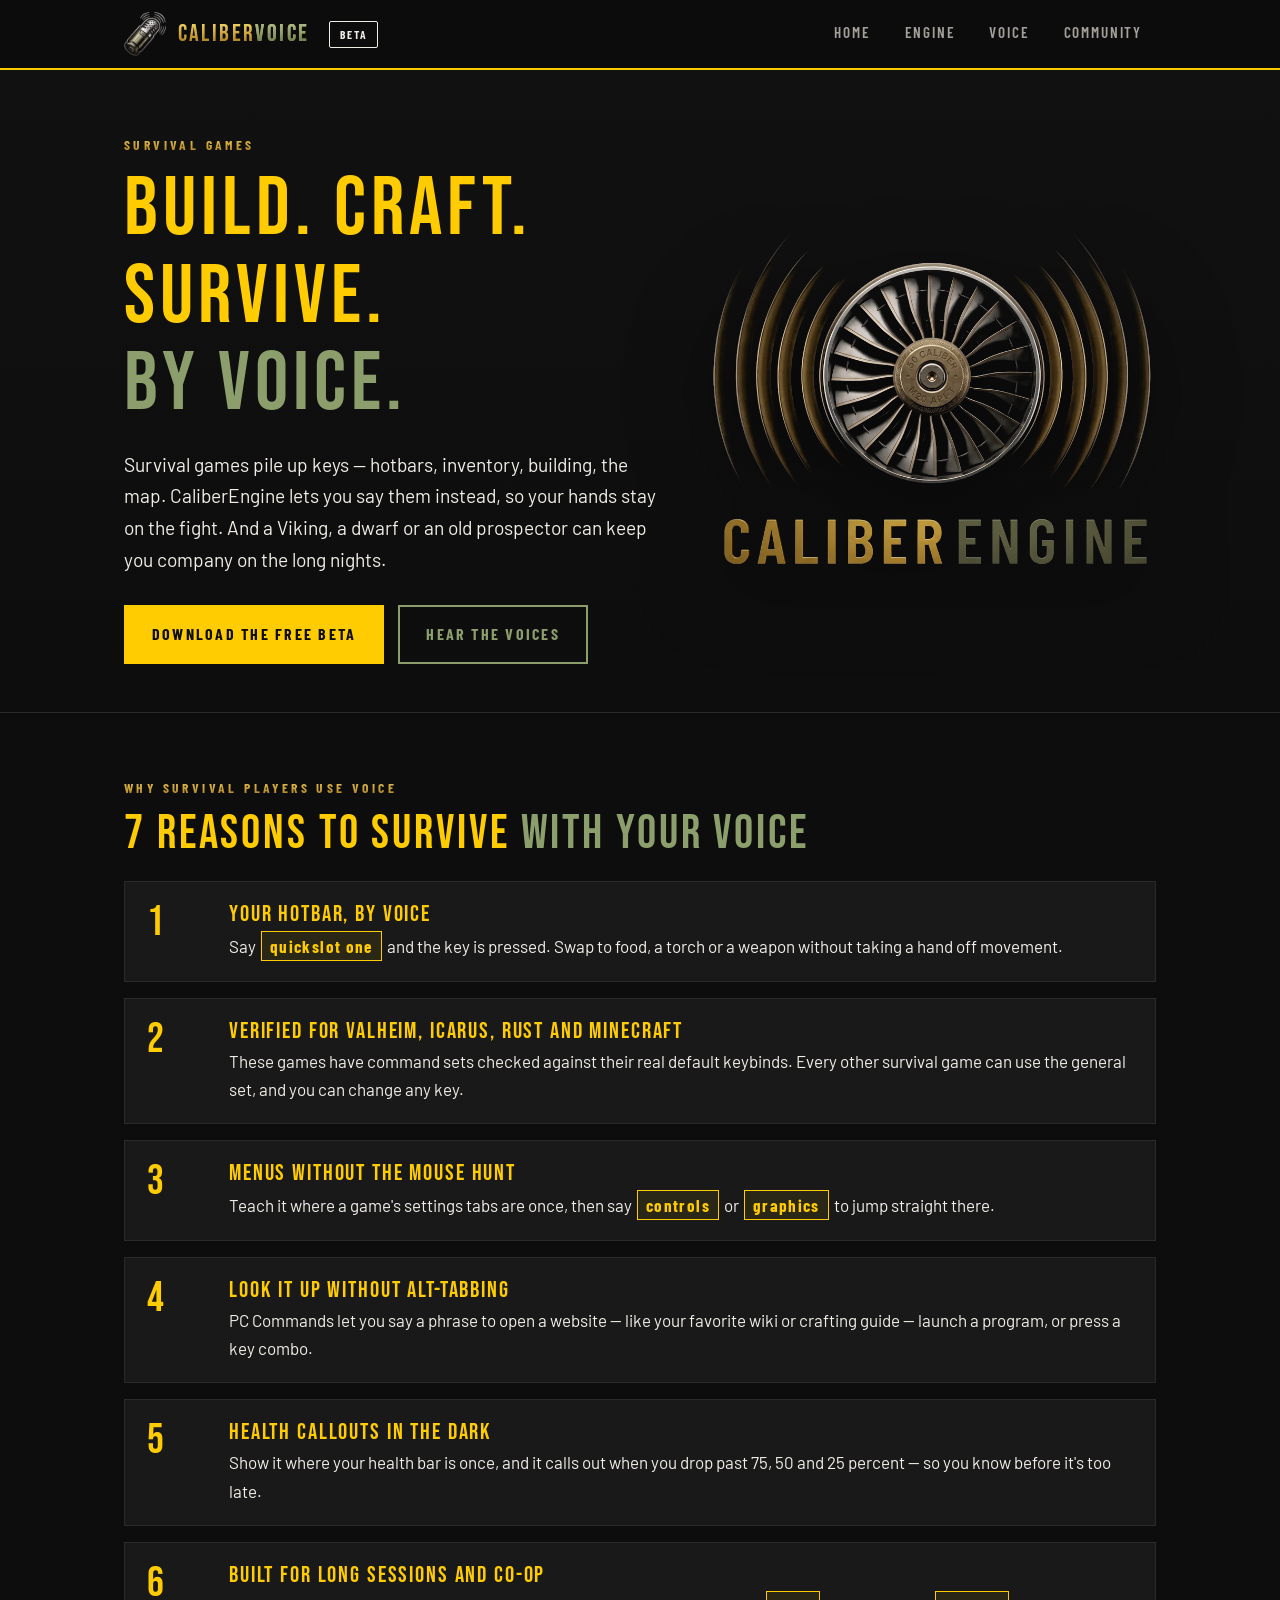
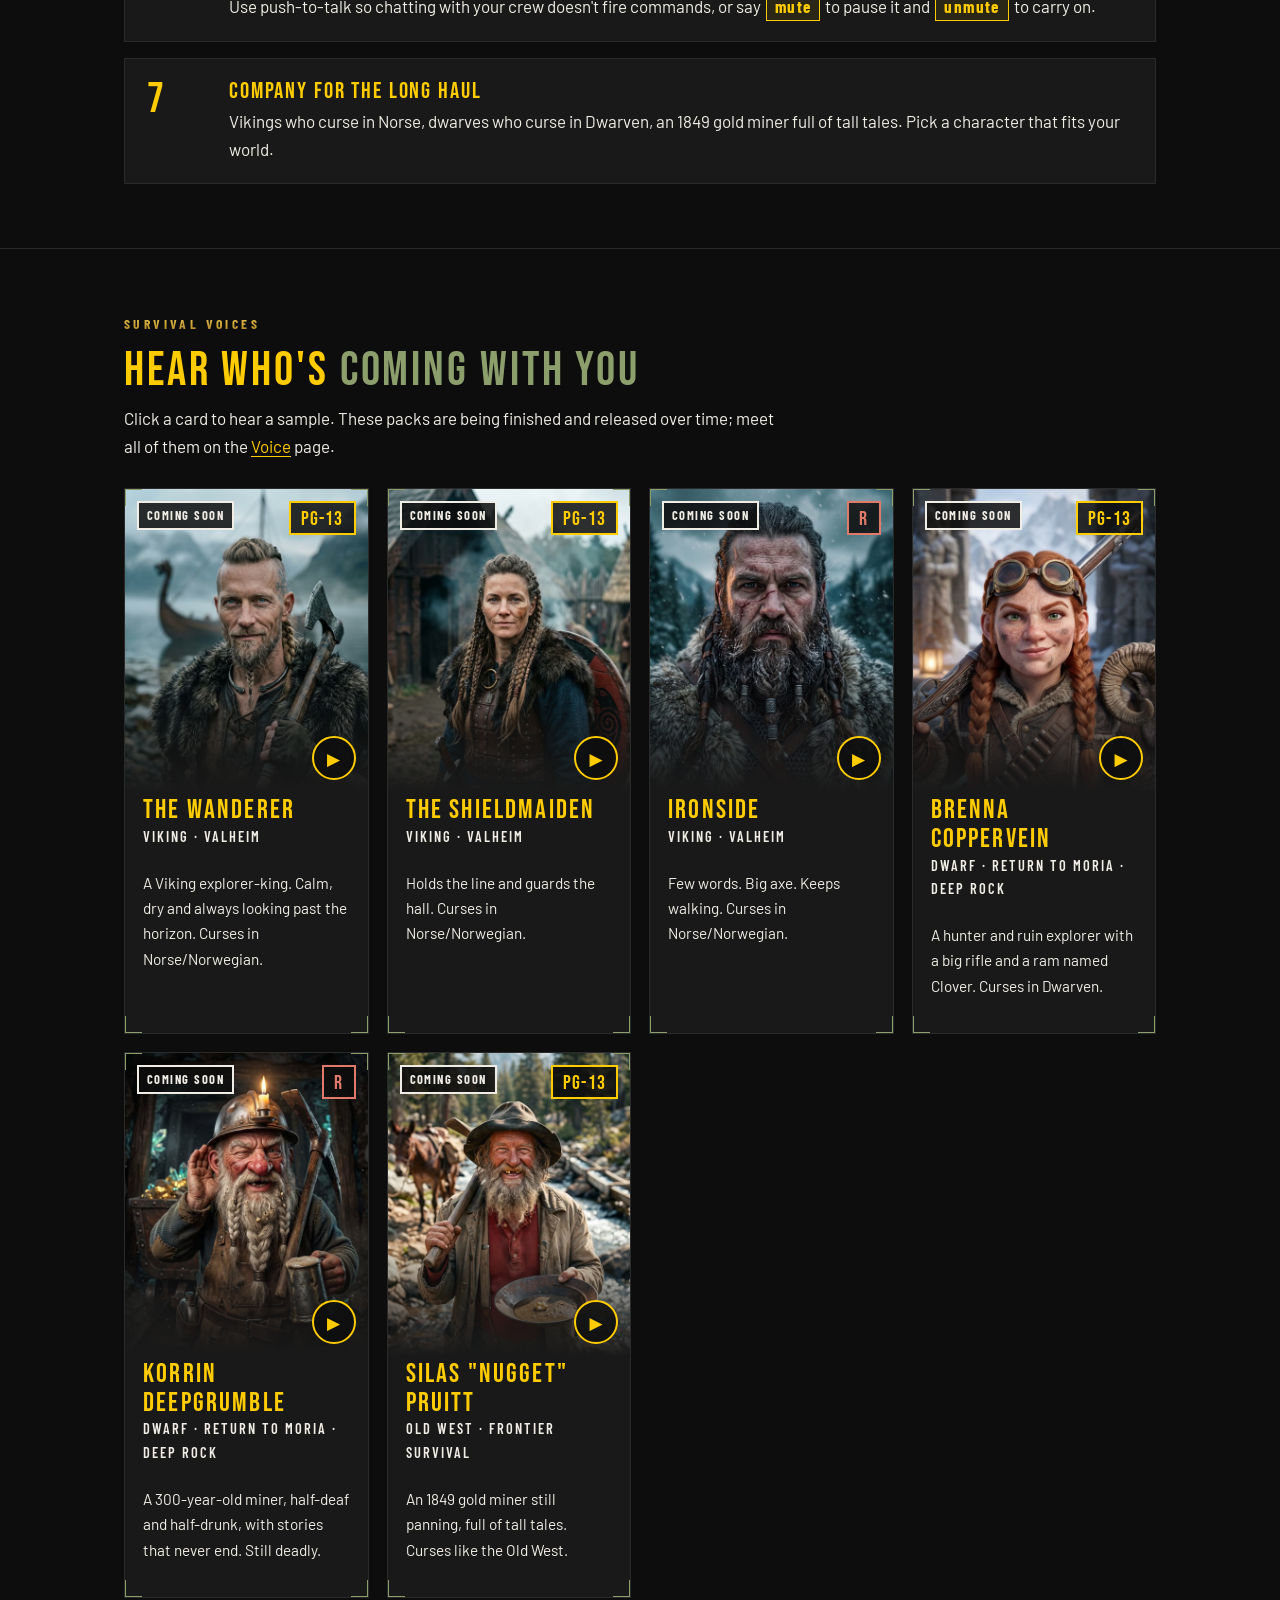
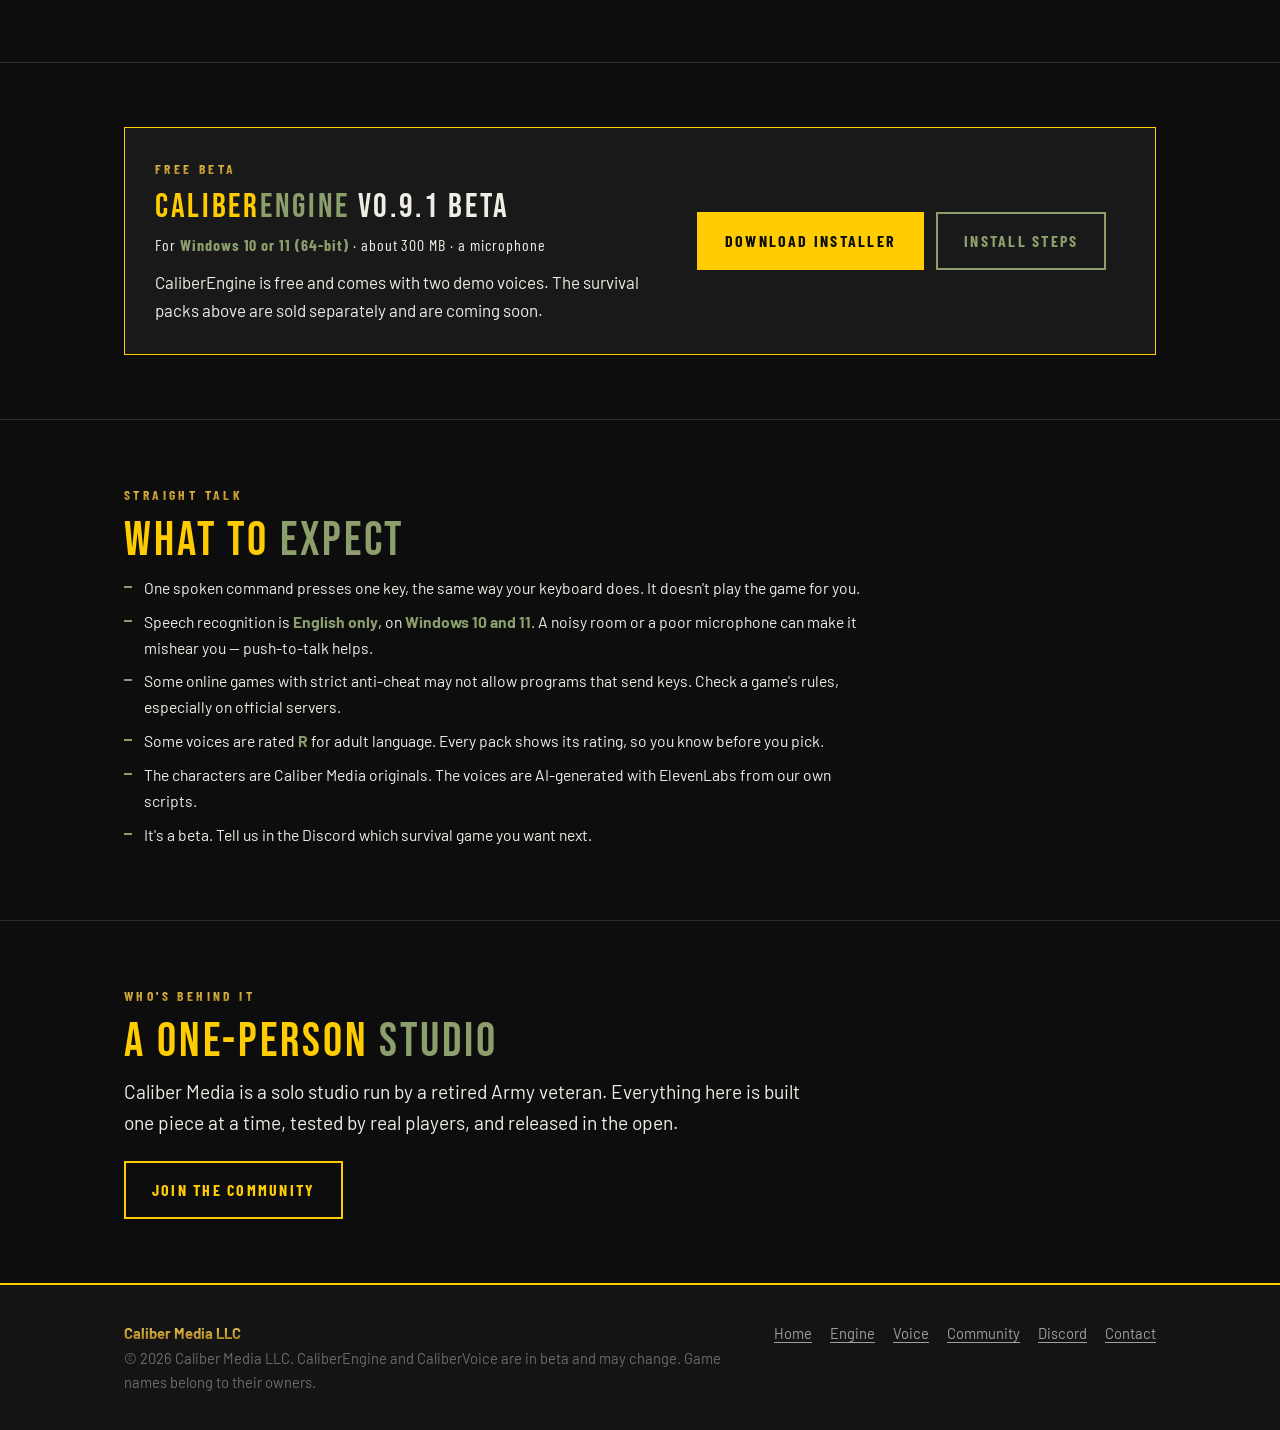
<file: survival.html>
<!DOCTYPE html>
<html lang="en">
<head>
<meta charset="UTF-8">
<meta name="viewport" content="width=device-width,initial-scale=1">
<title>Voice commands for survival games — Valheim, Rust, Icarus | CaliberEngine</title>
<meta name="description" content="Build, craft and survive by voice. CaliberEngine presses the keys you say, with verified command sets for Valheim, Icarus, Rust and Minecraft, plus Viking, dwarf and frontier character voices. Free Windows beta.">
<meta property="og:title" content="Survive by voice.">
<meta property="og:description" content="Voice commands for survival games, with Viking, dwarf and frontier character voices. Free Windows beta.">
<meta property="og:image" content="assets/logo-voice-card-eq4.png">
<meta name="theme-color" content="#0D0D0D">
<link rel="icon" href="assets/favicon.ico">
<link rel="preconnect" href="https://fonts.googleapis.com"><link rel="preconnect" href="https://fonts.gstatic.com" crossorigin>
<link href="https://fonts.googleapis.com/css2?family=Bebas+Neue&family=Barlow+Condensed:wght@500;600;700&family=Barlow:wght@400;500;600&display=swap" rel="stylesheet">
<link rel="stylesheet" href="css/site.css">
<style>
  .reasons{list-style:none;counter-reset:r;display:grid;gap:16px;margin-top:22px}
  .reasons li{counter-increment:r;display:grid;grid-template-columns:64px 1fr;gap:18px;align-items:start;background:var(--panel);border:1px solid var(--border);padding:20px 22px}
  .reasons li::before{content:counter(r);font-family:var(--font-d);font-size:2.6rem;line-height:1;color:var(--gold)}
  .reasons h3{font-size:1.45rem;margin-bottom:4px}
  .reasons p{color:var(--white)}
  .say{display:inline-block;font-family:var(--font-ui);font-weight:700;letter-spacing:.08em;color:var(--gold);border:1px solid var(--gold);background:rgba(255,204,1,.08);padding:0 8px;margin:0 2px;white-space:nowrap}
  .demo-voices .play{appearance:none;font:inherit}
  @media (max-width:620px){.reasons li{grid-template-columns:44px 1fr;gap:12px;padding:16px}.reasons li::before{font-size:2rem}}
  @media (max-width:860px){.hero-grid{grid-template-columns:1fr!important}}
</style>
</head>
<body>
<a class="skip" href="#main">Skip to content</a>
<header class="site-header"><div class="bar">
  <a class="brand" href="index.html"><img src="assets/logo-bullet.png" alt=""><b>CALIBER<span class="v">VOICE</span></b></a>
  <span class="beta-pill">BETA</span>
  <nav aria-label="Main"><ul>
    <li><a href="index.html">Home</a></li>
    <li><a href="engine.html">Engine</a></li>
    <li><a href="voice.html">Voice</a></li>
    <li><a href="community.html">Community</a></li>
  </ul></nav>
</div></header>

<main id="main">
  <section class="page-hero"><div class="wrap hero-grid" style="display:grid;grid-template-columns:1.1fr .9fr;gap:36px;align-items:center">
    <div>
      <p class="eyebrow y">Survival games</p>
      <h1><span class="g">BUILD. CRAFT. SURVIVE.</span><br><span class="a">BY VOICE.</span></h1>
      <p class="lead" style="margin-top:20px">Survival games pile up keys — hotbars, inventory, building, the map. CaliberEngine lets you say them instead, so your hands stay on the fight. And a Viking, a dwarf or an old prospector can keep you company on the long nights.</p>
      <div class="hero-actions">
        <a class="btn primary" data-download href="#download">Download the free beta</a>
        <a class="btn white" href="#hear">Hear the voices</a>
      </div>
    </div>
    <div class="hero-art"><img src="assets/logo-engine-card-eq.png" width="851" height="649" alt="CaliberEngine — a jet turbine with a .50 caliber round at its center, with sound waves"></div>
  </div></section>

  <section id="reasons" aria-labelledby="r-h"><div class="wrap">
    <p class="eyebrow y">Why survival players use voice</p>
    <h2 id="r-h"><span class="g">7 REASONS TO SURVIVE</span> <span class="a">WITH YOUR VOICE</span></h2>
    <ol class="reasons">
      <li><div><h3>Your hotbar, by voice</h3><p>Say <span class="say">quickslot one</span> and the key is pressed. Swap to food, a torch or a weapon without taking a hand off movement.</p></div></li>
      <li><div><h3>Verified for Valheim, Icarus, Rust and Minecraft</h3><p>These games have command sets checked against their real default keybinds. Every other survival game can use the general set, and you can change any key.</p></div></li>
      <li><div><h3>Menus without the mouse hunt</h3><p>Teach it where a game's settings tabs are once, then say <span class="say">controls</span> or <span class="say">graphics</span> to jump straight there.</p></div></li>
      <li><div><h3>Look it up without alt-tabbing</h3><p>PC Commands let you say a phrase to open a website — like your favorite wiki or crafting guide — launch a program, or press a key combo.</p></div></li>
      <li><div><h3>Health callouts in the dark</h3><p>Show it where your health bar is once, and it calls out when you drop past 75, 50 and 25 percent — so you know before it's too late.</p></div></li>
      <li><div><h3>Built for long sessions and co-op</h3><p>Use push-to-talk so chatting with your crew doesn't fire commands, or say <span class="say">mute</span> to pause it and <span class="say">unmute</span> to carry on.</p></div></li>
      <li><div><h3>Company for the long haul</h3><p>Vikings who curse in Norse, dwarves who curse in Dwarven, an 1849 gold miner full of tall tales. Pick a character that fits your world.</p></div></li>
    </ol>
  </div></section>

  <section id="hear" aria-labelledby="hear-h"><div class="wrap">
    <p class="eyebrow y">Survival voices</p>
    <h2 id="hear-h"><span class="g">HEAR WHO'S</span> <span class="a">COMING WITH YOU</span></h2>
    <p class="sub">Click a card to hear a sample. These packs are being finished and released over time; meet all of them on the <a href="voice.html">Voice</a> page.</p>
    <div class="chars demo-voices" style="margin-top:22px">
      <article class="char has-sample" data-sample="assets/voice-samples/wanderer-1.mp3">
        <div class="pic"><img src="assets/portraits/the-wanderer.jpg" alt="The Wanderer, a Viking explorer-king character" loading="lazy"><span class="demo soon">Coming soon</span><span class="rating pg13">PG-13</span>
          <button class="play" type="button" aria-label="Play a sample of The Wanderer">&#9654;</button></div>
        <div class="body"><h3>The Wanderer</h3><p class="who">Viking · Valheim</p><p>A Viking explorer-king. Calm, dry and always looking past the horizon. Curses in Norse/Norwegian.</p></div>
      </article>
      <article class="char has-sample" data-sample="assets/voice-samples/shieldmaiden-1.mp3">
        <div class="pic"><img src="assets/portraits/the-shieldmaiden.jpg" alt="The Shieldmaiden, a Viking warrior character" loading="lazy"><span class="demo soon">Coming soon</span><span class="rating pg13">PG-13</span>
          <button class="play" type="button" aria-label="Play a sample of The Shieldmaiden">&#9654;</button></div>
        <div class="body"><h3>The Shieldmaiden</h3><p class="who">Viking · Valheim</p><p>Holds the line and guards the hall. Curses in Norse/Norwegian.</p></div>
      </article>
      <article class="char has-sample" data-sample="assets/voice-samples/ironside-1.mp3">
        <div class="pic"><img src="assets/portraits/ironside.jpg" alt="Ironside, a Viking warrior character" loading="lazy"><span class="demo soon">Coming soon</span><span class="rating r">R</span>
          <button class="play" type="button" aria-label="Play a sample of Ironside">&#9654;</button></div>
        <div class="body"><h3>Ironside</h3><p class="who">Viking · Valheim</p><p>Few words. Big axe. Keeps walking. Curses in Norse/Norwegian.</p></div>
      </article>
      <article class="char has-sample" data-sample="assets/voice-samples/brenna-coppervein-1.mp3">
        <div class="pic"><img src="assets/portraits/brenna-coppervein.jpg" alt="Brenna Coppervein, a Dwarf hunter character" loading="lazy"><span class="demo soon">Coming soon</span><span class="rating pg13">PG-13</span>
          <button class="play" type="button" aria-label="Play a sample of Brenna Coppervein">&#9654;</button></div>
        <div class="body"><h3>Brenna Coppervein</h3><p class="who">Dwarf · Return to Moria · Deep Rock</p><p>A hunter and ruin explorer with a big rifle and a ram named Clover. Curses in Dwarven.</p></div>
      </article>
      <article class="char has-sample" data-sample="assets/voice-samples/korrin-deepgrumble-1.mp3">
        <div class="pic"><img src="assets/portraits/korrin-deepgrumble.jpg" alt="Korrin Deepgrumble, an old Dwarf miner character" loading="lazy"><span class="demo soon">Coming soon</span><span class="rating r">R</span>
          <button class="play" type="button" aria-label="Play a sample of Korrin Deepgrumble">&#9654;</button></div>
        <div class="body"><h3>Korrin Deepgrumble</h3><p class="who">Dwarf · Return to Moria · Deep Rock</p><p>A 300-year-old miner, half-deaf and half-drunk, with stories that never end. Still deadly.</p></div>
      </article>
      <article class="char has-sample" data-sample="assets/voice-samples/silas-pruitt-1.mp3">
        <div class="pic"><img src="assets/portraits/silas-pruitt.jpg" alt="Silas Nugget Pruitt, an old gold miner character" loading="lazy"><span class="demo soon">Coming soon</span><span class="rating pg13">PG-13</span>
          <button class="play" type="button" aria-label="Play a sample of Silas Nugget Pruitt">&#9654;</button></div>
        <div class="body"><h3>Silas "Nugget" Pruitt</h3><p class="who">Old West · Frontier survival</p><p>An 1849 gold miner still panning, full of tall tales. Curses like the Old West.</p></div>
      </article>
    </div>
  </div></section>

  <section id="download" aria-labelledby="dl-h"><div class="wrap">
    <div class="dl">
      <div>
        <p class="eyebrow y">Free beta</p>
        <h3 id="dl-h"><span class="g">CALIBER</span><span class="a">ENGINE</span> <span data-version></span></h3>
        <p class="meta">For <b>Windows 10 or 11 (64-bit)</b> · about 300 MB · a microphone</p>
        <p style="color:var(--white);margin-top:10px">CaliberEngine is free and comes with two demo voices. The survival packs above are sold separately and are coming soon.</p>
      </div>
      <div style="display:flex;flex-wrap:wrap;gap:12px">
        <a class="btn primary" data-download href="#">Download installer</a>
        <a class="btn ghost" href="engine.html#install">Install steps</a>
      </div>
    </div>
  </div></section>

  <section aria-labelledby="honest-h"><div class="wrap">
    <p class="eyebrow y">Straight talk</p>
    <h2 id="honest-h"><span class="g">WHAT TO</span> <span class="a">EXPECT</span></h2>
    <ul class="plist" style="max-width:74ch">
      <li>One spoken command presses one key, the same way your keyboard does. It doesn't play the game for you.</li>
      <li>Speech recognition is <b>English only</b>, on <b>Windows 10 and 11</b>. A noisy room or a poor microphone can make it mishear you — push-to-talk helps.</li>
      <li>Some online games with strict anti-cheat may not allow programs that send keys. Check a game's rules, especially on official servers.</li>
      <li>Some voices are rated <b>R</b> for adult language. Every pack shows its rating, so you know before you pick.</li>
      <li>The characters are Caliber Media originals. The voices are AI-generated with ElevenLabs from our own scripts.</li>
      <li>It's a beta. Tell us in the Discord which survival game you want next.</li>
    </ul>
  </div></section>

  <section aria-labelledby="who-h"><div class="wrap">
    <p class="eyebrow y">Who's behind it</p>
    <h2 id="who-h"><span class="g">A ONE-PERSON</span> <span class="a">STUDIO</span></h2>
    <p class="lead" style="color:var(--white)">Caliber Media is a solo studio run by a retired Army veteran. Everything here is built one piece at a time, tested by real players, and released in the open.</p>
    <p style="margin-top:22px"><a class="btn" href="community.html">Join the community</a></p>
  </div></section>
</main>

<footer class="site-footer"><div class="wrap">
  <div><b class="mg">Caliber Media LLC</b><p class="fine">&copy; <span id="year">2026</span> Caliber Media LLC. CaliberEngine and CaliberVoice are in beta and may change. Game names belong to their owners.</p></div>
  <ul aria-label="Footer">
    <li><a href="index.html">Home</a></li><li><a href="engine.html">Engine</a></li><li><a href="voice.html">Voice</a></li><li><a href="community.html">Community</a></li>
    <li><a href="https://discord.gg/3MNS6QCTx2" rel="noopener">Discord</a></li><li><a href="mailto:support@calibervoice.com">Contact</a></li>
  </ul>
</div></footer>
<script src="js/patchnotes-data.js"></script>
<script src="js/site.js"></script>
<script>
  // Click-to-play for the voice cards (one clip at a time)
  (function () {
    let audio = null, playing = null;
    document.querySelectorAll('.demo-voices .char').forEach(card => {
      card.addEventListener('click', () => {
        if (audio) { audio.pause(); playing.classList.remove('playing'); }
        if (playing === card) { audio = playing = null; return; }
        audio = new Audio(card.dataset.sample); playing = card;
        card.classList.add('playing');
        audio.addEventListener('ended', () => { card.classList.remove('playing'); audio = playing = null; });
        audio.play();
      });
    });
  })();
</script>
</body>
</html>
</file>
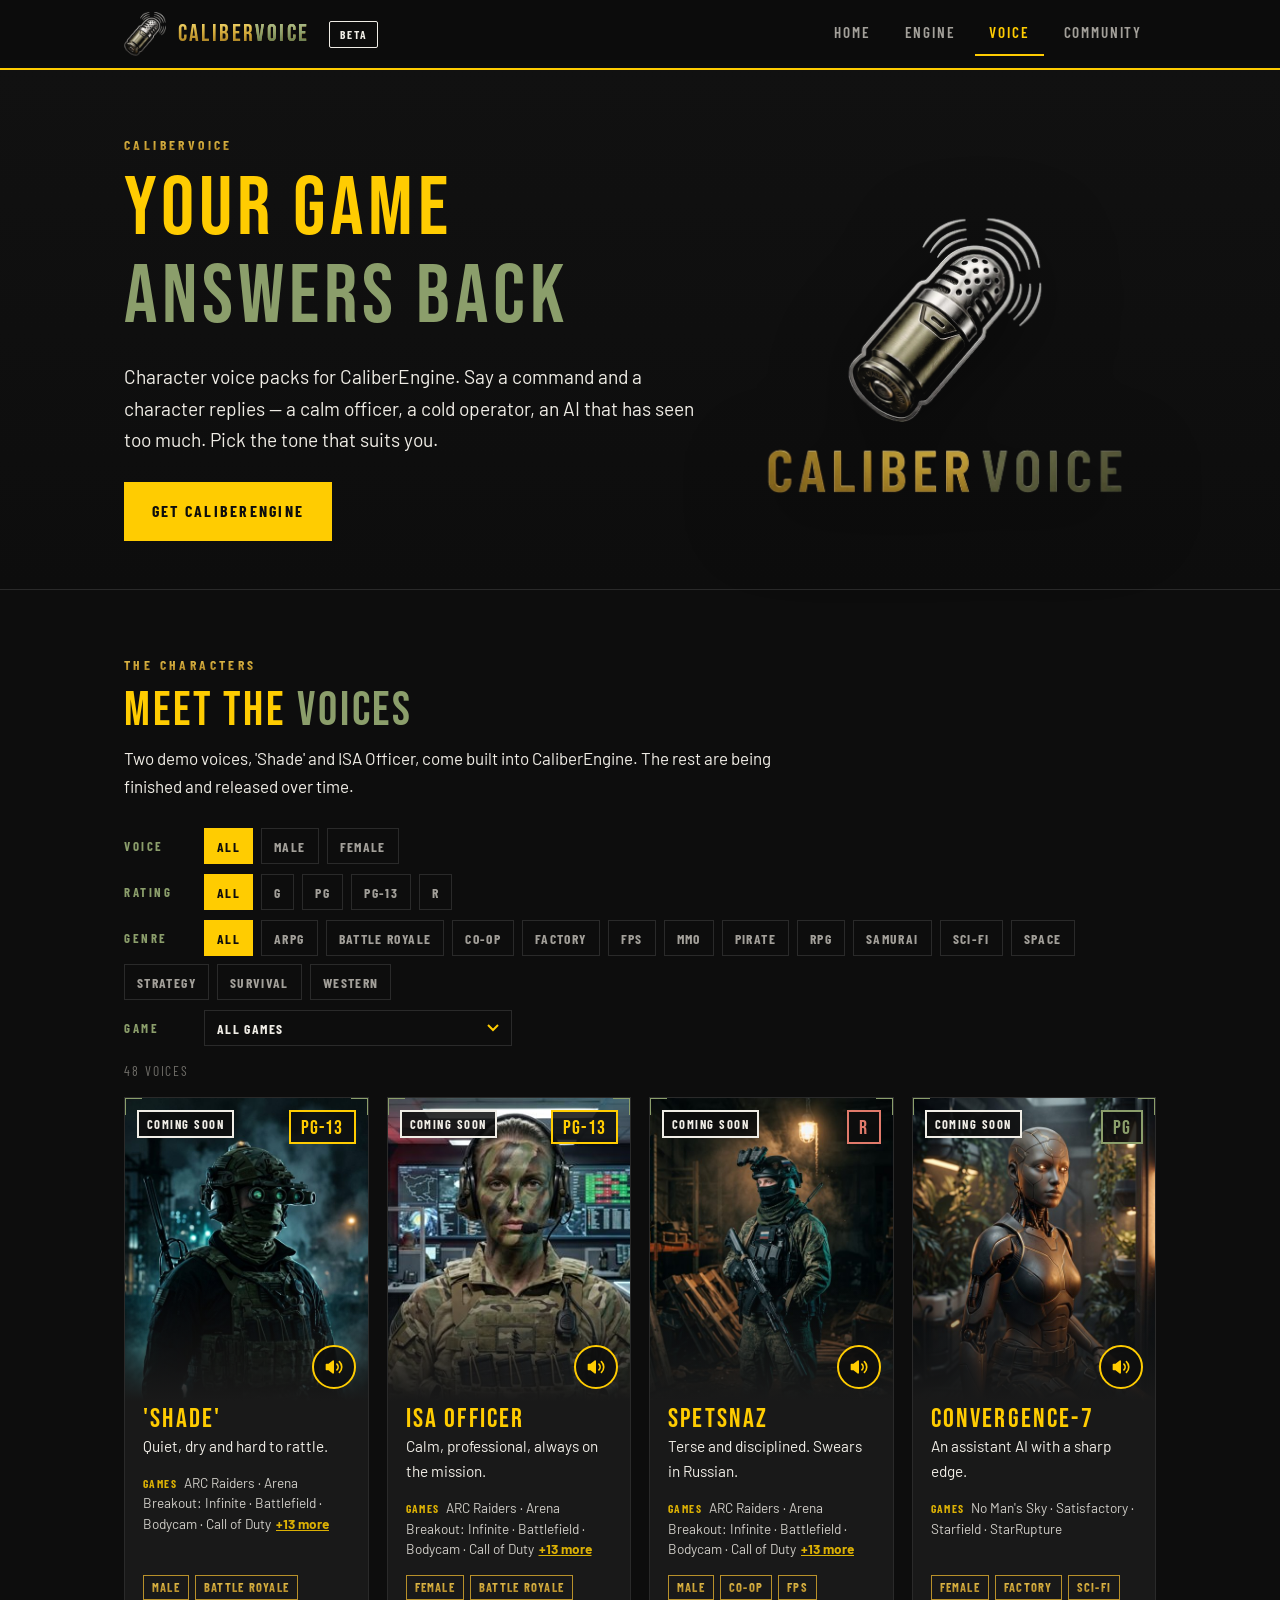
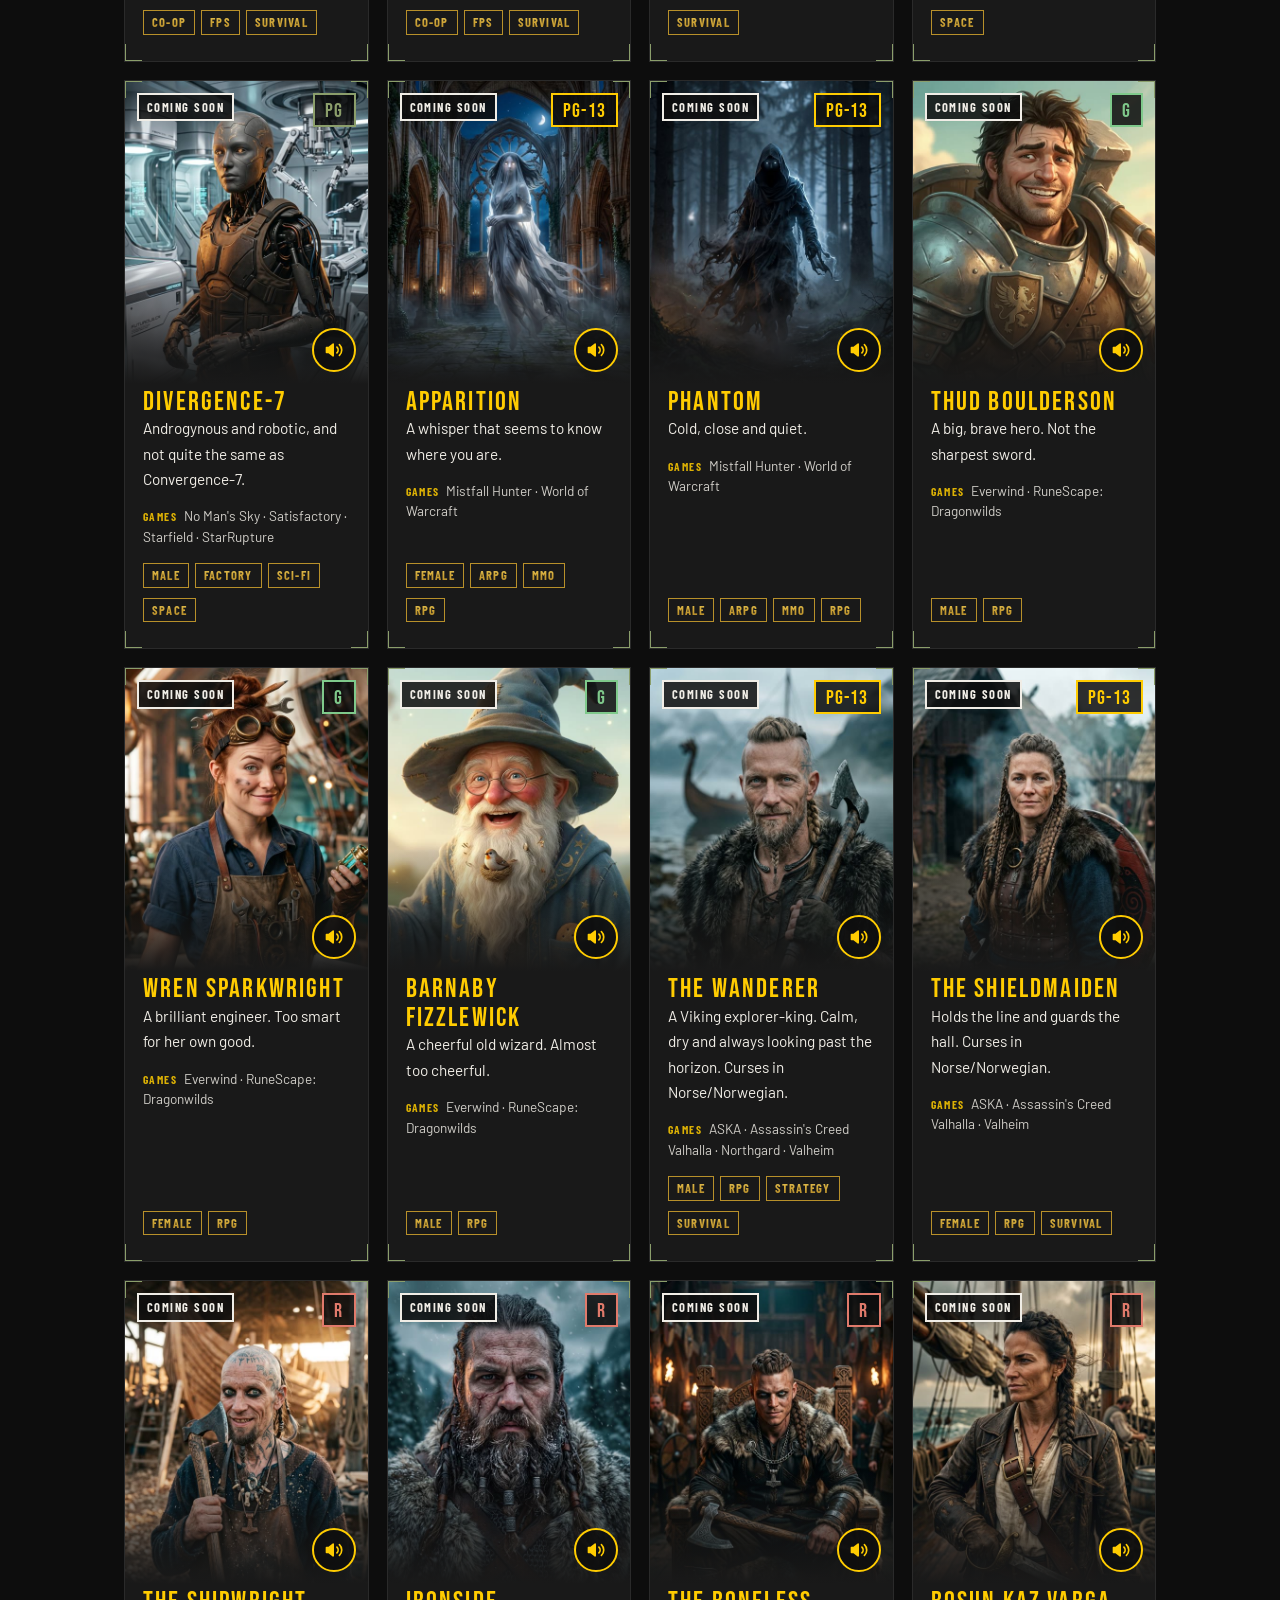
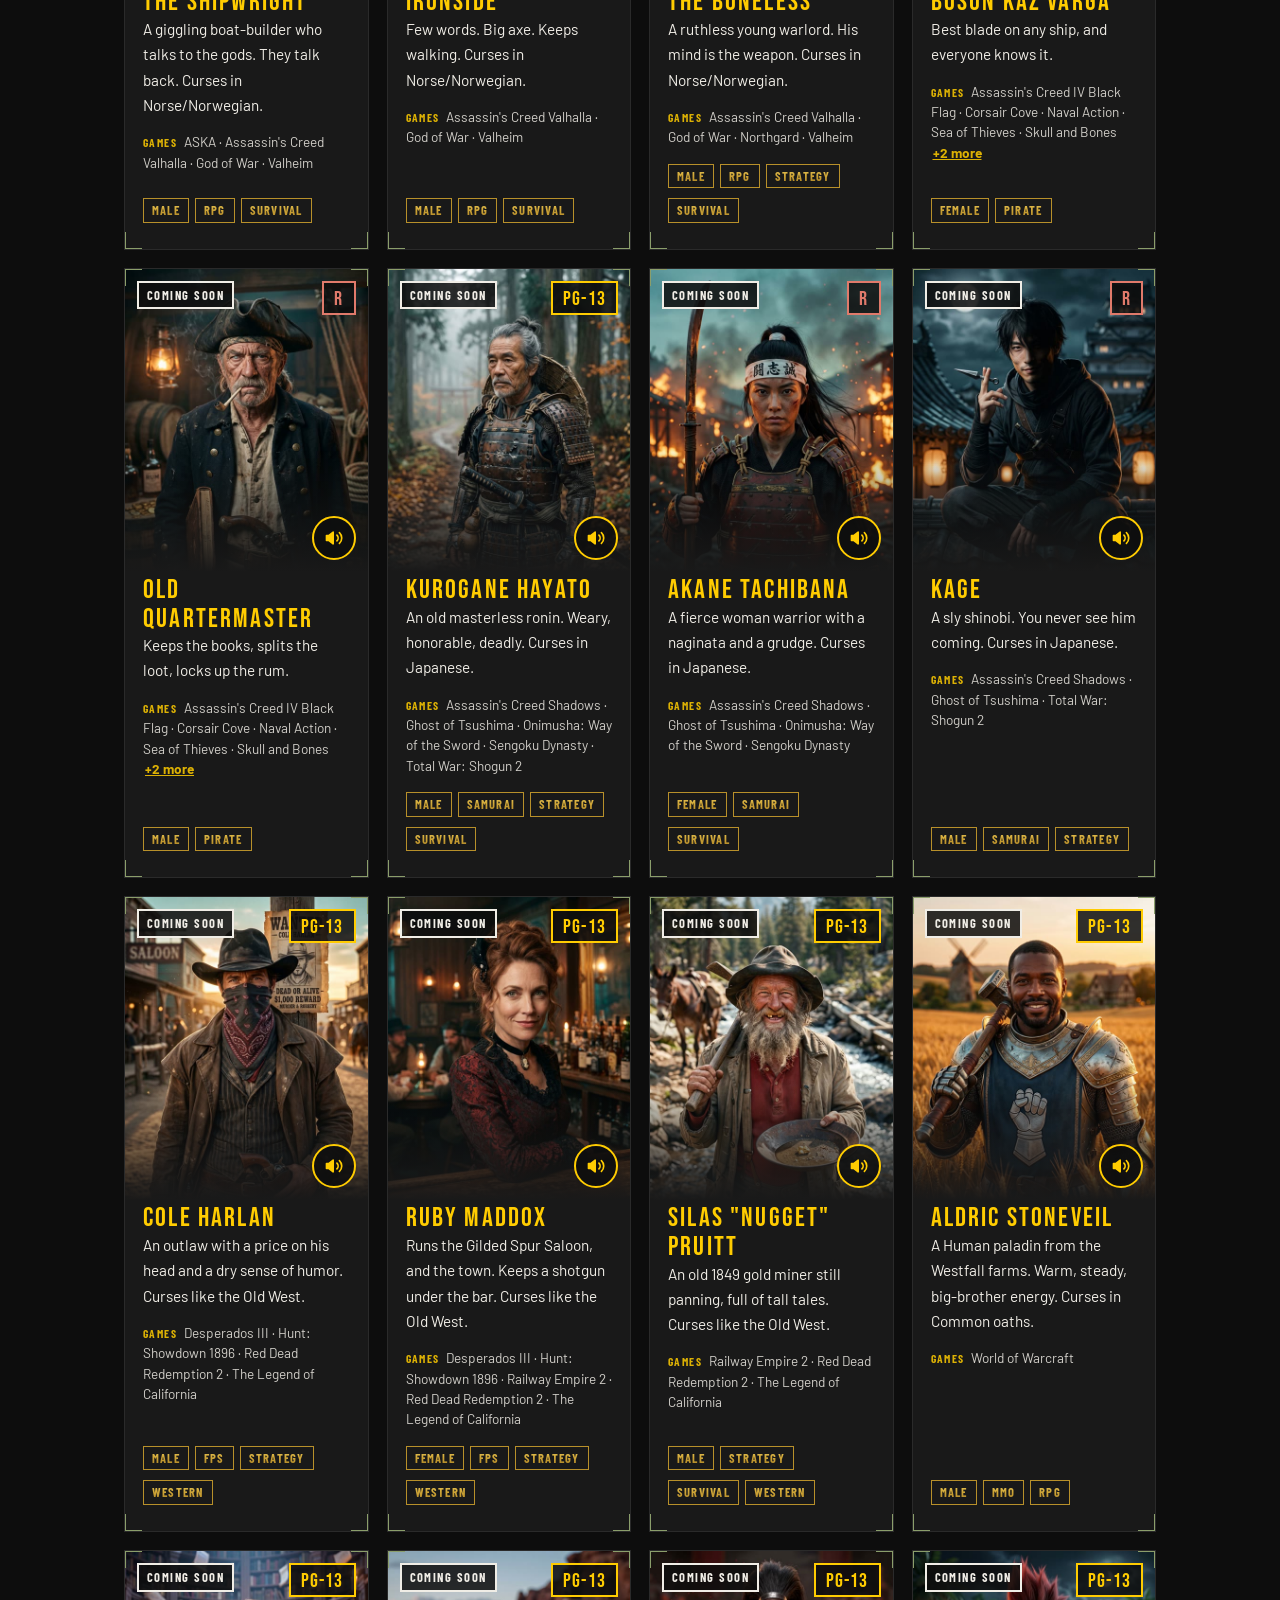
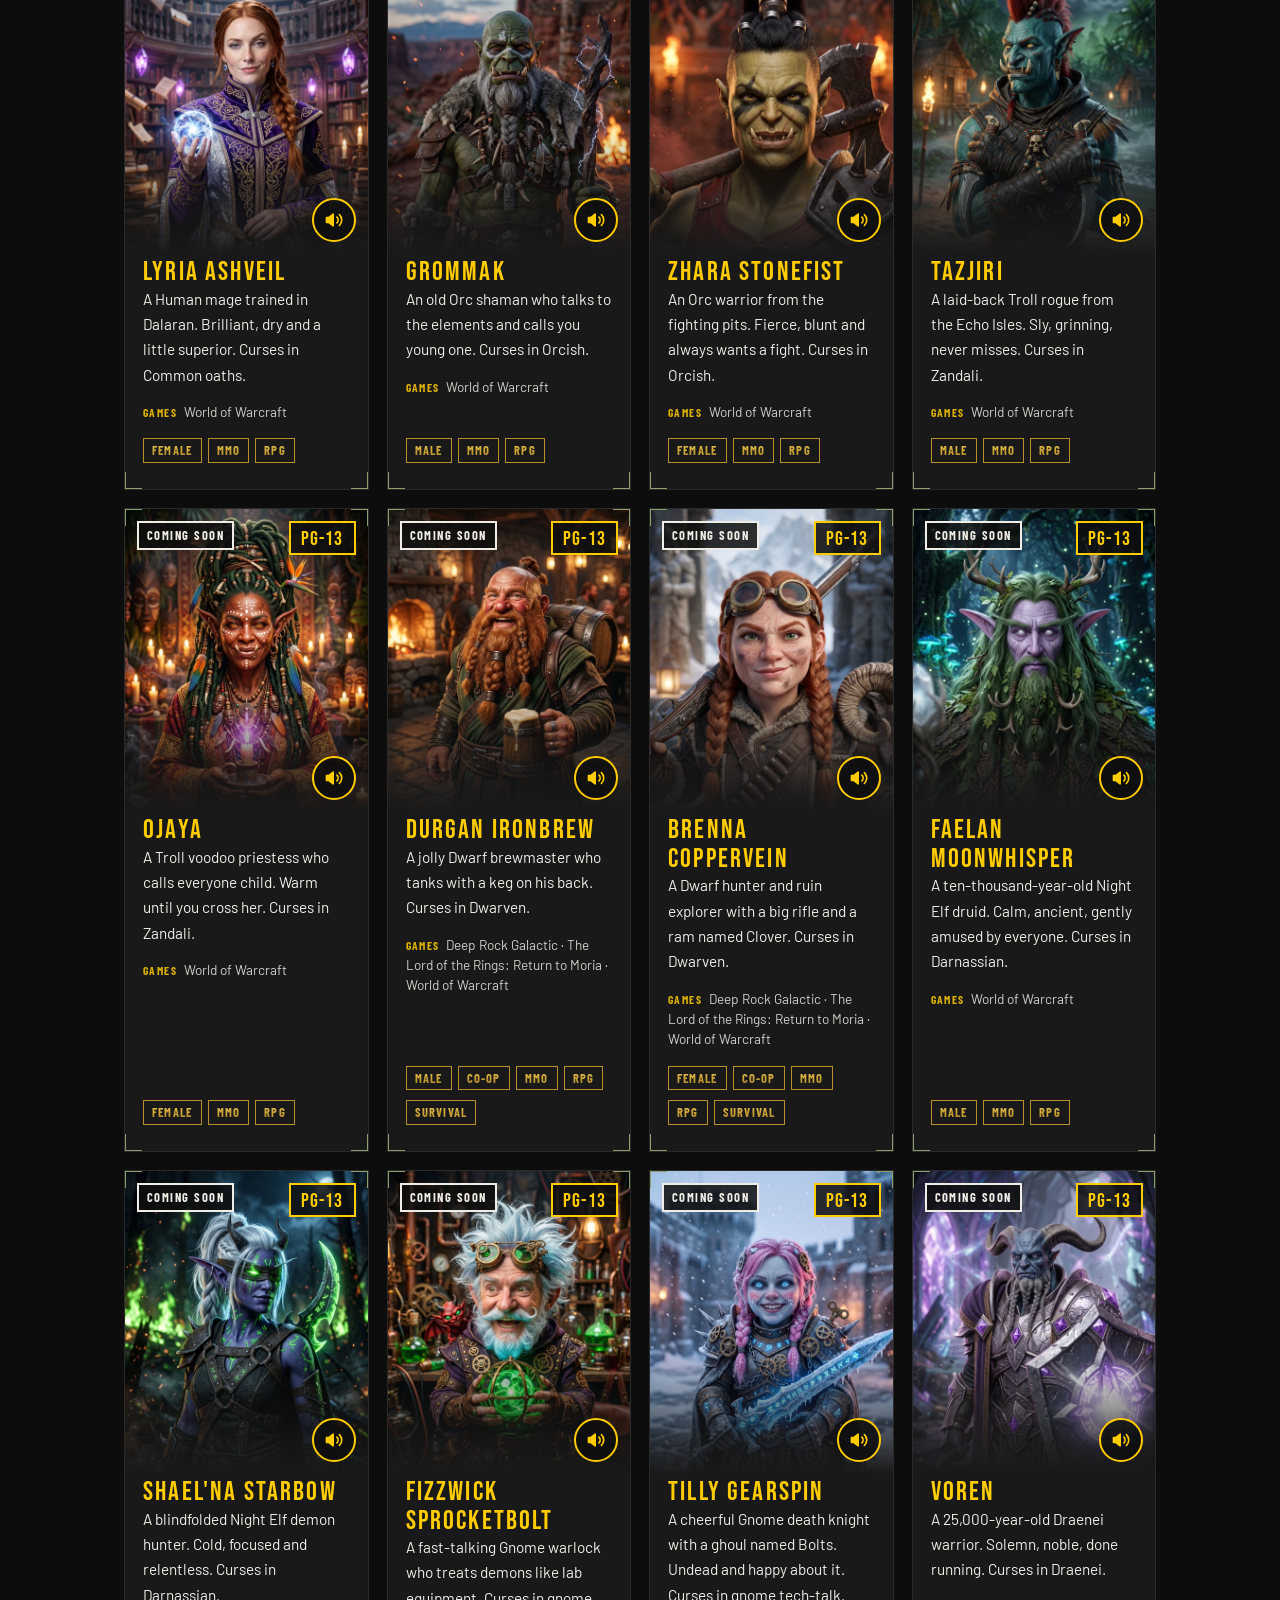
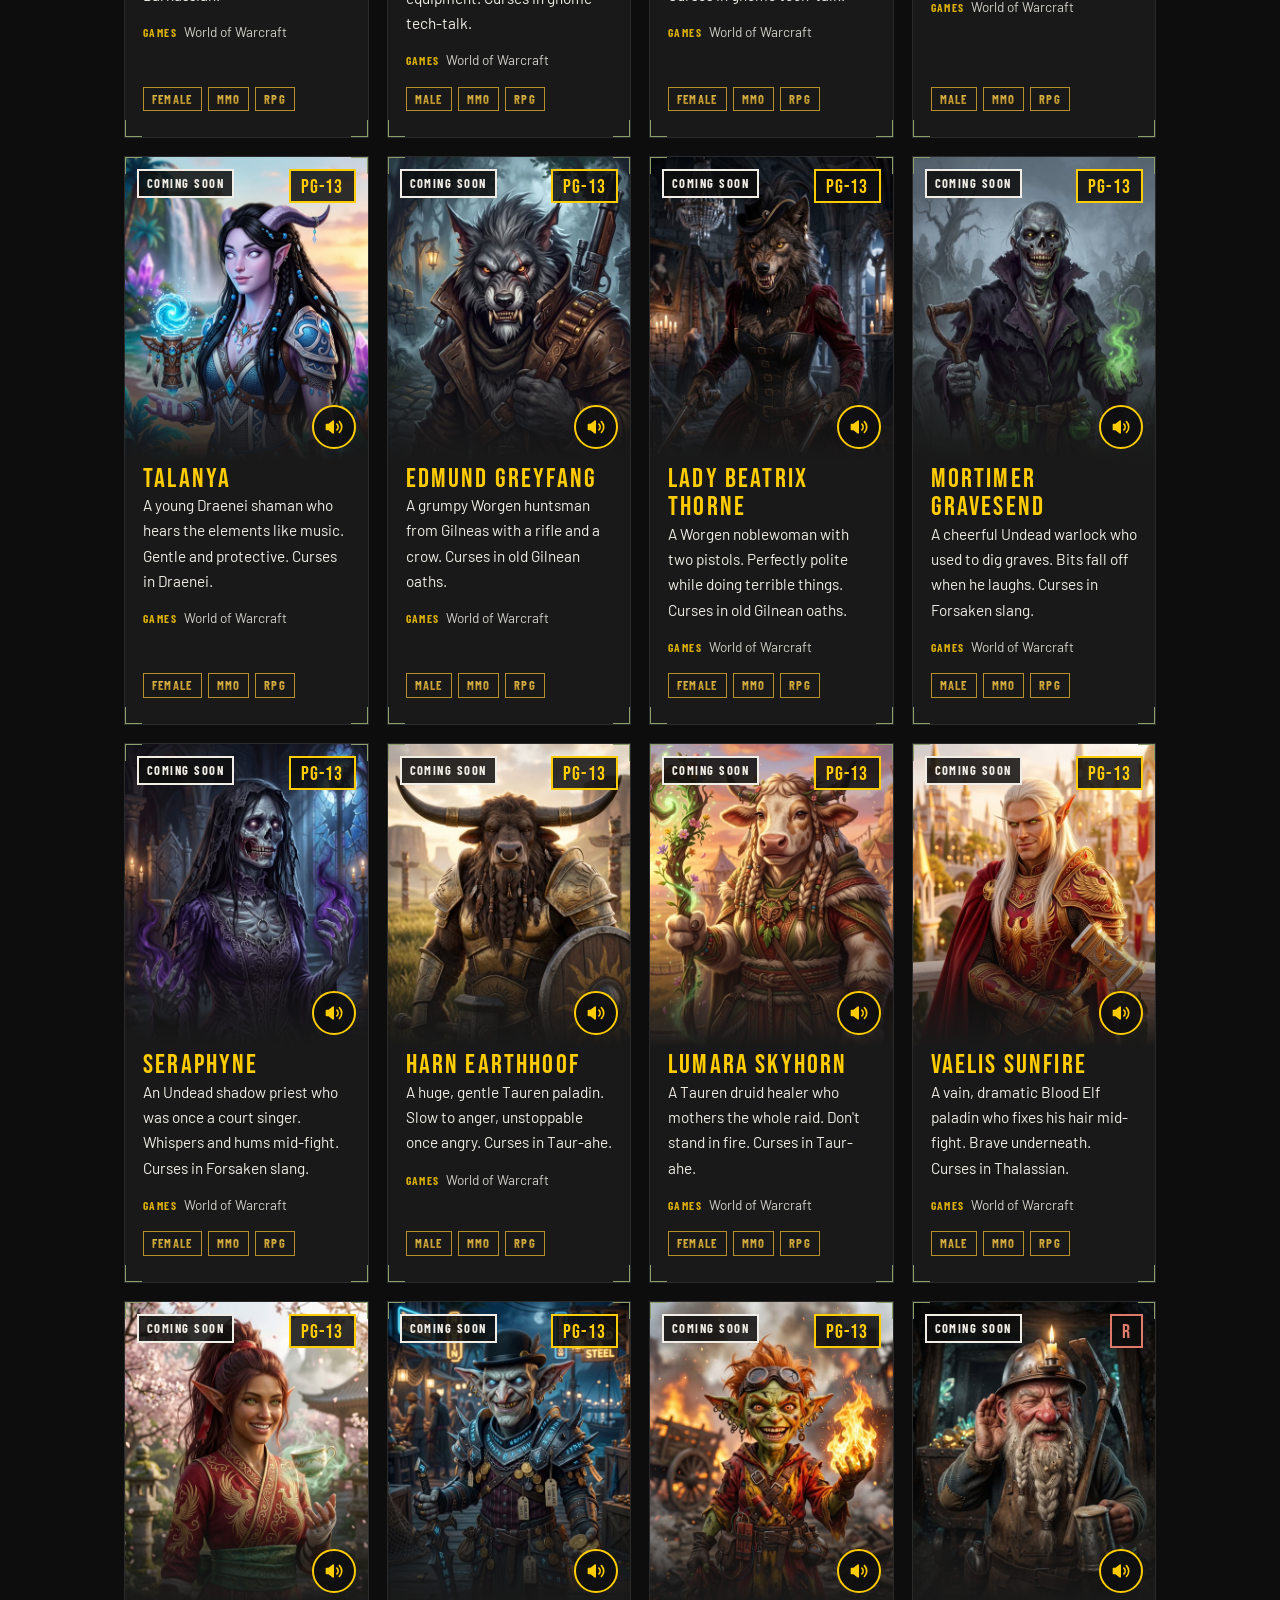
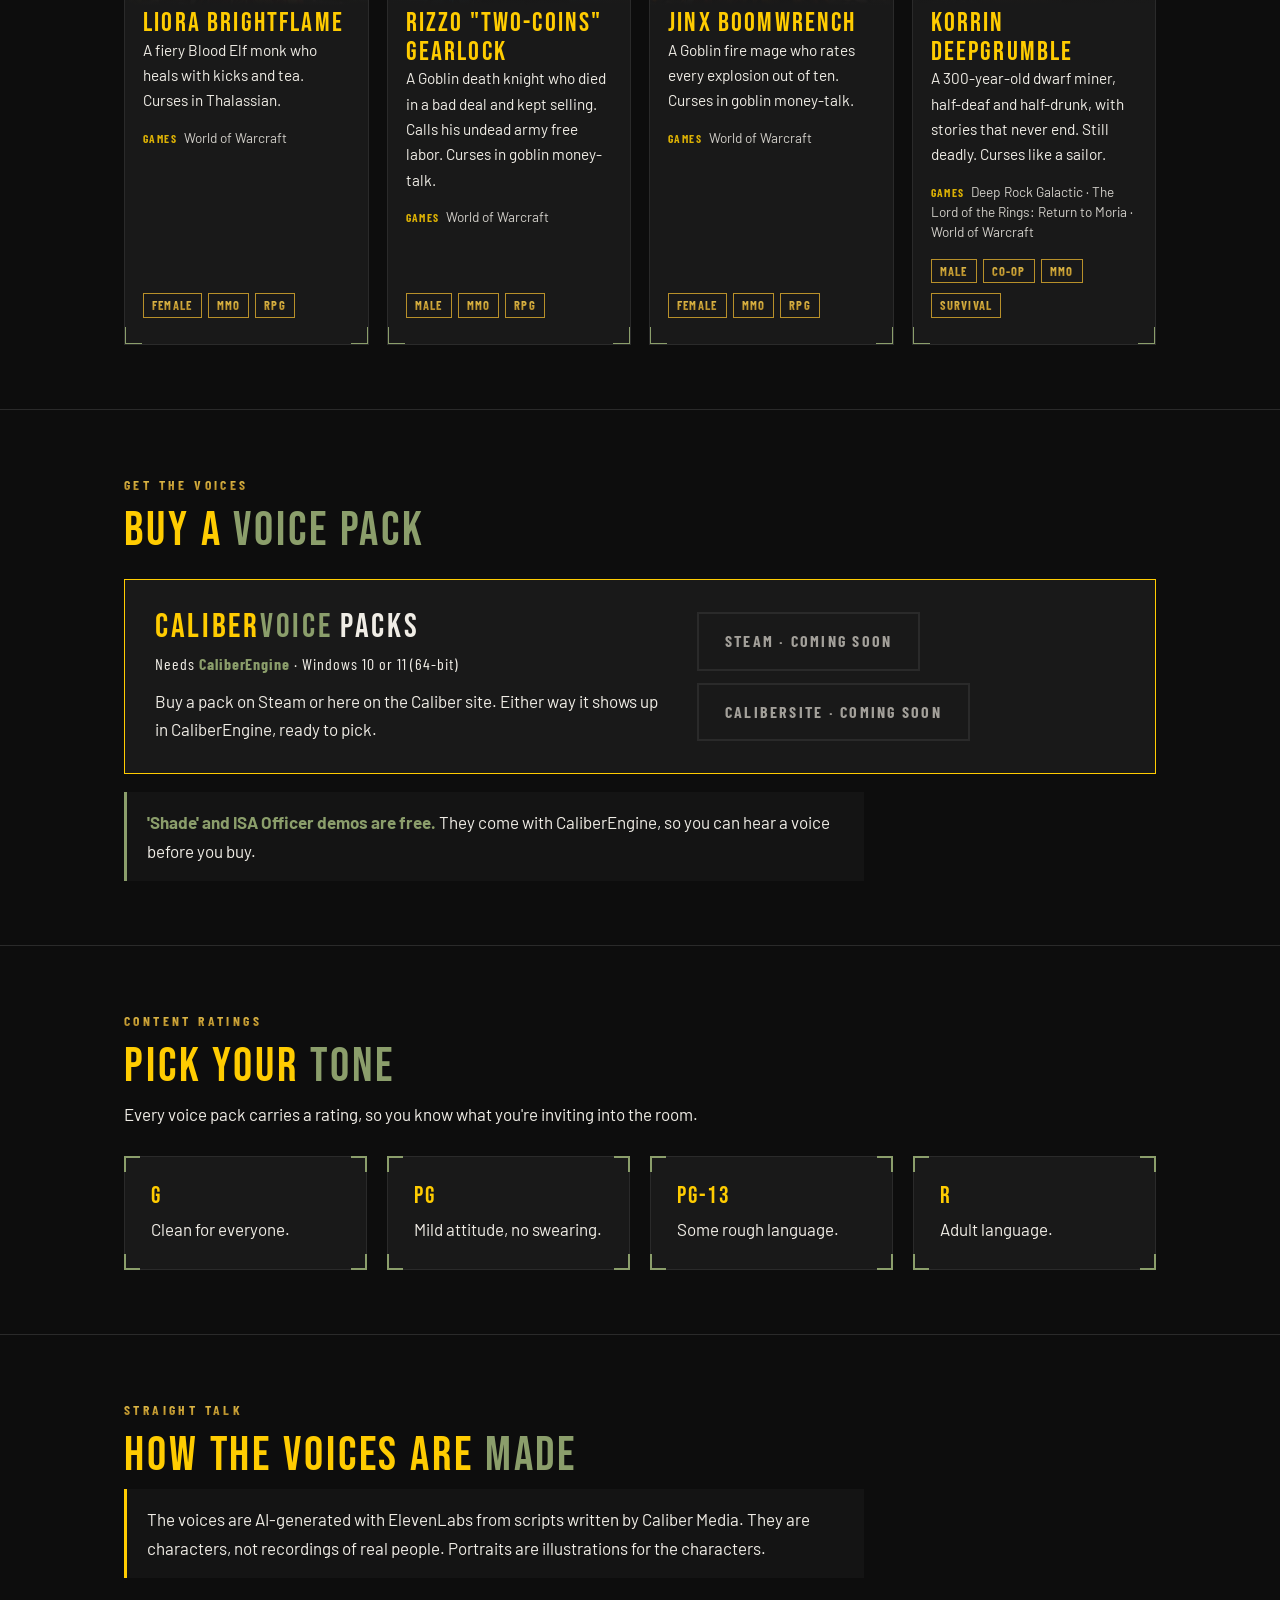
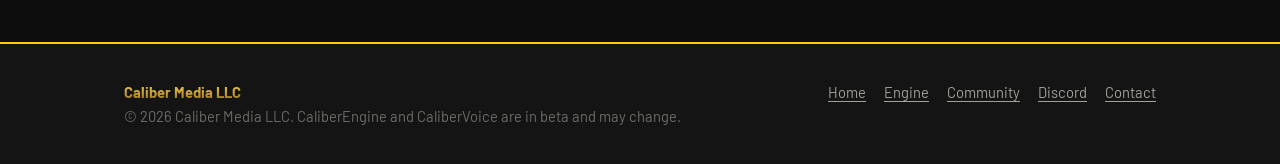
<file: voice.html>
<!DOCTYPE html>
<html lang="en">
<head>
<meta charset="UTF-8">
<meta name="viewport" content="width=device-width,initial-scale=1">
<title>CaliberVoice — Character voice packs | Caliber Media</title>
<meta name="description" content="CaliberVoice character voice packs for CaliberEngine. Your commands answered in character, from G to R.">
<meta property="og:title" content="CaliberVoice — Character voice packs">
<meta property="og:image" content="assets/logo-voice-card.png">
<meta name="theme-color" content="#0D0D0D">
<link rel="icon" href="assets/favicon.ico">
<link rel="preconnect" href="https://fonts.googleapis.com"><link rel="preconnect" href="https://fonts.gstatic.com" crossorigin>
<link href="https://fonts.googleapis.com/css2?family=Bebas+Neue&family=Barlow+Condensed:wght@500;600;700&family=Barlow:wght@400;500;600&display=swap" rel="stylesheet">
<link rel="stylesheet" href="css/site.css">
</head>
<body>
<a class="skip" href="#main">Skip to content</a>
<header class="site-header"><div class="bar">
  <a class="brand" href="index.html"><img src="assets/logo-bullet.png" alt=""><b>CALIBER<span class="v">VOICE</span></b></a>
  <span class="beta-pill">BETA</span>
  <nav aria-label="Main"><ul>
    <li><a href="index.html">Home</a></li>
    <li><a href="engine.html">Engine</a></li>
    <li><a href="voice.html" aria-current="page">Voice</a></li>
    <li><a href="community.html">Community</a></li>
  </ul></nav>
</div></header>

<main id="main">
  <section class="page-hero"><div class="wrap vhero">
    <div>
    <p class="eyebrow y">CaliberVoice</p>
    <h1><span class="g">YOUR GAME</span><br><span class="a">ANSWERS BACK</span></h1>
    <p class="lead" style="margin-top:20px">Character voice packs for CaliberEngine. Say a command and a character replies — a calm officer, a cold operator, an AI that has seen too much. Pick the tone that suits you.</p>
    <p style="margin-top:26px"><a class="btn primary" href="engine.html#download">Get CaliberEngine</a></p>
    </div>
    <div class="hero-art"><img src="assets/logo-voice-card-eq4.png" alt="CaliberVoice — a bullet-shaped microphone with sound waves" width="851" height="649"></div>
  </div></section>

  <section aria-labelledby="ch-h"><div class="wrap">
    <p class="eyebrow y">The characters</p>
    <h2 id="ch-h"><span class="g">MEET THE</span> <span class="a">VOICES</span></h2>
    <p class="sub">Two demo voices, 'Shade' and ISA Officer, come built into CaliberEngine. The rest are being finished and released over time.</p>
    <div id="voice-filters" class="filters"></div>
    <p id="voice-count" class="vcount" aria-live="polite"></p>
    <div id="voices" class="chars"></div>
    <noscript><p class="sub">Turn on JavaScript to see the voices.</p></noscript>
  </div></section>

  <section id="buy" aria-labelledby="buy-h"><div class="wrap">
    <p class="eyebrow y">Get the voices</p>
    <h2 id="buy-h"><span class="g">BUY A</span> <span class="a">VOICE PACK</span></h2>
    <div class="dl" style="margin-top:22px">
      <div>
        <h3><span class="g">CALIBER</span><span class="a">VOICE</span> packs</h3>
        <p class="meta">Needs <b>CaliberEngine</b> · Windows 10 or 11 (64-bit)</p>
        <p style="color:var(--white);margin-top:10px">Buy a pack on Steam or here on the Caliber site. Either way it shows up in CaliberEngine, ready to pick.</p>
      </div>
      <div style="display:flex;flex-wrap:wrap;gap:12px"><span class="btn soon" data-steam>Steam · Coming soon</span><span class="btn soon" data-store>CaliberSite · Coming soon</span></div>
    </div>
    <p class="note warn" style="margin-top:18px"><b>'Shade' and ISA Officer demos are free.</b> They come with CaliberEngine, so you can hear a voice before you buy.</p>
  </div></section>

  <section aria-labelledby="rt-h"><div class="wrap">
    <p class="eyebrow y">Content ratings</p>
    <h2 id="rt-h"><span class="g">PICK YOUR</span> <span class="a">TONE</span></h2>
    <p class="sub">Every voice pack carries a rating, so you know what you're inviting into the room.</p>
    <div class="grid g4">
      <div class="card"><h3>G</h3><p>Clean for everyone.</p></div>
      <div class="card"><h3>PG</h3><p>Mild attitude, no swearing.</p></div>
      <div class="card"><h3>PG-13</h3><p>Some rough language.</p></div>
      <div class="card"><h3>R</h3><p>Adult language.</p></div>
    </div>
  </div></section>

  <section aria-labelledby="ai-h"><div class="wrap">
    <p class="eyebrow y">Straight talk</p>
    <h2 id="ai-h"><span class="g">HOW THE VOICES ARE</span> <span class="a">MADE</span></h2>
    <p class="note">The voices are AI-generated with ElevenLabs from scripts written by Caliber Media. They are characters, not recordings of real people. Portraits are illustrations for the characters.</p>
  </div></section>
</main>

<footer class="site-footer"><div class="wrap">
  <div><b class="mg">Caliber Media LLC</b><p class="fine">&copy; <span id="year">2026</span> Caliber Media LLC. CaliberEngine and CaliberVoice are in beta and may change.</p></div>
  <ul aria-label="Footer">
    <li><a href="index.html">Home</a></li><li><a href="engine.html">Engine</a></li><li><a href="community.html">Community</a></li>
    <li><a href="https://discord.gg/3MNS6QCTx2" rel="noopener">Discord</a></li><li><a href="mailto:support@calibervoice.com">Contact</a></li>
  </ul>
</div></footer>
<script src="js/patchnotes-data.js"></script>
<script src="js/site.js"></script>
<script src="js/voices-data.js"></script>
<script src="js/voices.js"></script>
</body>
</html>
</file>
<file: css/site.css>
/* Caliber Media — shared styles. Army palette: Dark Gray #0D0D0D, Gray #191919, Yellow #FFCC01, Green #8B9E6B. */
:root{
  --bg:#0D0D0D; --surface:#141414; --panel:#191919; --border:#2A2A2A;
  --gold:#FFCC01; --army:#8B9E6B; --white:#F0EDE6; --muted:#A3A09A; --dim:#6E6C67;
  --font-d:'Bebas Neue',Impact,sans-serif; --font-ui:'Barlow Condensed','Arial Narrow',sans-serif; --font-b:'Barlow',system-ui,sans-serif;
  --max:1080px;
}
*{box-sizing:border-box;margin:0;padding:0}
html{scroll-behavior:smooth}
body{background:var(--bg);color:var(--white);font-family:var(--font-b);font-size:17px;line-height:1.65;-webkit-font-smoothing:antialiased}
img{max-width:100%;display:block}
a{color:var(--gold);text-underline-offset:3px}
a:hover{color:#fff}
:focus-visible{outline:3px solid var(--gold);outline-offset:3px;border-radius:2px}
.skip{position:absolute;left:-999px;top:8px;background:var(--gold);color:#000;padding:10px 16px;font-family:var(--font-ui);font-weight:700;z-index:100}
.skip:focus{left:8px}

/* ---- header ---- */
.site-header{position:sticky;top:0;z-index:50;background:rgba(13,13,13,.94);backdrop-filter:blur(8px);border-bottom:2px solid var(--gold)}
.bar{max-width:var(--max);margin:0 auto;padding:12px 24px;display:flex;align-items:center;gap:20px}
.brand{display:flex;align-items:center;gap:12px;text-decoration:none;color:var(--white)}
.brand img{height:38px;width:auto}
.brand b{font-family:var(--font-d);font-size:1.5rem;letter-spacing:.1em;font-weight:400;line-height:1}
.brand b span{color:var(--gold)}
nav{margin-left:auto}
nav ul{display:flex;gap:6px;list-style:none;flex-wrap:wrap}
nav a{display:block;padding:8px 14px;font-family:var(--font-ui);font-weight:600;letter-spacing:.12em;text-transform:uppercase;font-size:.95rem;color:var(--muted);text-decoration:none;border-bottom:2px solid transparent}
nav a:hover{color:var(--white)}
nav a[aria-current="page"]{color:var(--gold);border-bottom-color:var(--gold)}
.beta-pill{font-family:var(--font-ui);font-weight:700;letter-spacing:.15em;font-size:.72rem;background:var(--white);color:#0D0D0D;padding:3px 10px;border-radius:2px}

/* ---- layout ---- */
main{display:block}
.wrap{max-width:var(--max);margin:0 auto;padding:0 24px}
section{padding:64px 0}
section+section{border-top:1px solid var(--border)}
h1,h2,h3{font-family:var(--font-d);font-weight:400;letter-spacing:.06em;line-height:1.05}
h1{font-size:clamp(2.8rem,8vw,5.2rem)}
h2{font-size:clamp(2rem,5vw,3rem);color:var(--white);margin-bottom:8px}
h2 .g{color:var(--gold)} h1 .g{color:var(--gold)} h1 .a,h2 .a{color:var(--army)}
h3{font-size:1.5rem;color:var(--gold);letter-spacing:.08em;margin-bottom:6px}
.eyebrow{font-family:var(--font-ui);font-weight:700;letter-spacing:.25em;text-transform:uppercase;font-size:.85rem;color:var(--army);margin-bottom:10px}
.lead{font-size:1.2rem;color:var(--muted);max-width:62ch}
p+p{margin-top:14px}
.sub{color:var(--muted);max-width:66ch;margin-bottom:28px}

/* ---- hero ---- */
.hero{padding:88px 0 72px;border-top:0;background:
  radial-gradient(ellipse at 75% 20%,rgba(255,204,1,.07),transparent 55%),
  linear-gradient(180deg,#101010,#0D0D0D)}
.hero .wrap{display:grid;grid-template-columns:1.15fr .85fr;gap:40px;align-items:center}
.hero-actions{display:flex;flex-wrap:wrap;gap:14px;margin-top:30px}
.hero-art img{filter:drop-shadow(0 20px 40px rgba(0,0,0,.7))}
.page-hero{padding:64px 0 48px;border-top:0;background:linear-gradient(180deg,#111,#0D0D0D)}

/* ---- buttons ---- */
.btn{display:inline-flex;align-items:center;gap:10px;font-family:var(--font-ui);font-weight:700;letter-spacing:.14em;text-transform:uppercase;font-size:1rem;padding:14px 26px;border:2px solid var(--gold);color:var(--gold);text-decoration:none;background:transparent;cursor:pointer;min-height:48px}
.btn:hover{background:rgba(255,204,1,.1);color:var(--gold)}
.btn.primary{background:var(--gold);color:#0D0D0D}
.btn.primary:hover{background:#fff;border-color:#fff;color:#0D0D0D}
.btn.soon,.btn.soon:hover{border-color:var(--border);color:var(--muted);background:transparent;cursor:default}
.btn.ghost{border-color:var(--border);color:var(--white)}
.btn.ghost:hover{border-color:var(--white);background:transparent;color:#fff}

/* ---- cards ---- */
.grid{display:grid;gap:20px}
.g3{grid-template-columns:repeat(3,1fr)} .g2{grid-template-columns:repeat(2,1fr)} .g4{grid-template-columns:repeat(4,1fr)}
.card{position:relative;background:var(--panel);border:1px solid var(--border);padding:26px;height:100%}
.card::before{content:"";position:absolute;inset:-1px;pointer-events:none;
  background:
    linear-gradient(var(--army),var(--army)) 0 0/16px 2px no-repeat,linear-gradient(var(--army),var(--army)) 0 0/2px 16px no-repeat,
    linear-gradient(var(--army),var(--army)) 100% 100%/16px 2px no-repeat,linear-gradient(var(--army),var(--army)) 100% 100%/2px 16px no-repeat}
.card p{color:var(--muted)}
.card .logo{height:96px;width:auto;margin-bottom:16px;object-fit:contain;object-position:left}
.card .more{margin-top:18px;display:inline-block;font-family:var(--font-ui);font-weight:700;letter-spacing:.12em;text-transform:uppercase;font-size:.92rem}
.tag{display:inline-block;font-family:var(--font-ui);font-weight:700;letter-spacing:.1em;font-size:.78rem;text-transform:uppercase;border:1px solid var(--army);color:var(--army);padding:1px 8px;margin:0 6px 6px 0}
.tag.hot{border-color:var(--gold);color:var(--gold)}
.feature h3{font-size:1.3rem}

/* ---- lists, steps ---- */
.ticks{list-style:none}
.ticks li{position:relative;padding-left:26px;margin:9px 0;color:var(--muted)}
.ticks li::before{content:"";position:absolute;left:0;top:.62em;width:12px;height:2px;background:var(--gold)}
.ticks b{color:var(--white);font-weight:600}
.steps{counter-reset:s;list-style:none;display:grid;gap:14px}
.steps li{counter-increment:s;display:grid;grid-template-columns:52px 1fr;gap:16px;align-items:start;background:var(--panel);border:1px solid var(--border);padding:16px 20px}
.steps li::before{content:counter(s);font-family:var(--font-d);font-size:2.1rem;color:var(--gold);line-height:1}
.steps b{color:var(--white)}
.steps span{color:var(--muted)}
.flow{display:grid;grid-template-columns:1fr auto 1fr auto 1fr;gap:12px;align-items:stretch;margin:8px 0 0}
.flow div.n{background:var(--panel);border:1px solid var(--border);padding:18px;text-align:center}
.flow .n b{display:block;font-family:var(--font-d);font-size:1.6rem;color:var(--gold);letter-spacing:.08em;font-weight:400}
.flow .n span{color:var(--muted);font-size:.95rem}
.flow .arrow{align-self:center;color:var(--army);font-family:var(--font-d);font-size:2rem}

/* ---- notice / callout ---- */
.note{border-left:3px solid var(--gold);background:var(--surface);padding:16px 20px;color:var(--muted);max-width:74ch}
.note b{color:var(--white)}
.warn{border-left-color:var(--army)}

/* ---- download panel ---- */
.dl{background:var(--panel);border:1px solid var(--gold);padding:30px;display:grid;grid-template-columns:1.2fr 1fr;gap:28px;align-items:center}
.dl .meta{font-family:var(--font-ui);letter-spacing:.06em;color:var(--muted);font-size:1rem}
.dl .meta b{color:var(--white)}
.dl h3{font-size:2.1rem;color:var(--white)}

/* ---- patch notes ---- */
.rel{background:var(--panel);border:1px solid var(--border);padding:24px;margin-bottom:16px}
.rel h3{font-size:1.7rem;color:var(--gold)}
.rel .date{font-family:var(--font-ui);color:var(--dim);letter-spacing:.1em;font-size:.9rem;margin-bottom:10px}
.rel h4{font-family:var(--font-ui);letter-spacing:.14em;text-transform:uppercase;font-size:.9rem;color:var(--army);margin:14px 0 4px}
.rel h4.new{color:var(--gold)} .rel h4.fix{color:#E07A6B}
.rel ul{list-style:none} .rel li{position:relative;padding-left:20px;margin:6px 0;color:var(--muted);font-size:.98rem}
.rel li::before{content:"";position:absolute;left:0;top:.7em;width:8px;height:2px;background:var(--army)}
.more-btn{margin-top:6px}

/* ---- character cards ---- */
.chars{display:grid;grid-template-columns:repeat(auto-fill,minmax(230px,1fr));gap:18px}
.char{position:relative;background:var(--panel);border:1px solid var(--border);overflow:hidden;display:flex;flex-direction:column;transition:transform .2s,border-color .2s,box-shadow .2s}
.char::before{content:"";position:absolute;inset:-1px;pointer-events:none;z-index:2;
  background:
    linear-gradient(var(--army),var(--army)) 0 0/18px 2px no-repeat,linear-gradient(var(--army),var(--army)) 0 0/2px 18px no-repeat,
    linear-gradient(var(--army),var(--army)) 100% 0/18px 2px no-repeat,linear-gradient(var(--army),var(--army)) 100% 0/2px 18px no-repeat,
    linear-gradient(var(--army),var(--army)) 0 100%/18px 2px no-repeat,linear-gradient(var(--army),var(--army)) 0 100%/2px 18px no-repeat,
    linear-gradient(var(--army),var(--army)) 100% 100%/18px 2px no-repeat,linear-gradient(var(--army),var(--army)) 100% 100%/2px 18px no-repeat}
.char:hover{transform:translateY(-4px);border-color:var(--gold);box-shadow:0 10px 28px rgba(0,0,0,.6),0 0 0 1px rgba(255,204,1,.25)}
.char .pic{position:relative;overflow:hidden}
.char .pic::after{content:"";position:absolute;inset:auto 0 0 0;height:40%;background:linear-gradient(transparent,var(--panel));pointer-events:none}
.char img{width:100%;aspect-ratio:4/5;object-fit:cover;object-position:center 22%;background:#000;display:block;transition:transform .4s}
.char:hover img{transform:scale(1.04)}
.char.wide img{aspect-ratio:16/9;object-position:center}
.char .rating{position:absolute;top:12px;right:12px;z-index:1;font-family:var(--font-d);font-size:1.25rem;letter-spacing:.06em;line-height:1;padding:6px 10px 4px;border:2px solid;background:rgba(13,13,13,.85)}
.rating.g{color:#7FC98B;border-color:#7FC98B} .rating.pg{color:var(--army);border-color:var(--army)}
.rating.pg13{color:var(--gold);border-color:var(--gold)} .rating.r{color:#E07A6B;border-color:#E07A6B}
.char .demo{position:absolute;top:12px;left:12px;z-index:1;font-family:var(--font-ui);font-weight:700;letter-spacing:.12em;text-transform:uppercase;font-size:.78rem;background:var(--gold);color:#0D0D0D;padding:4px 9px}
.char .games{font-size:.85rem;line-height:1.5;color:var(--white);opacity:.85;margin:0 0 12px}
.char .glabel{font-family:var(--font-ui);font-weight:700;letter-spacing:.12em;text-transform:uppercase;font-size:.72rem;color:var(--gold);margin-right:4px}
.char .more{background:none;border:0;padding:0 2px;font:inherit;font-weight:700;color:var(--gold);cursor:pointer;text-decoration:underline}
.char.has-sample{cursor:pointer}
.char .play{position:absolute;bottom:12px;right:12px;z-index:3;width:44px;height:44px;display:grid;place-items:center;font-size:1.2rem;line-height:1;cursor:pointer;
  background:rgba(13,13,13,.85);border:2px solid var(--gold);color:var(--gold);border-radius:50%;transition:background .2s,color .2s}
.char .play:hover,.char .play:focus-visible,.char.playing .play{background:var(--gold);color:#0D0D0D}
.char.playing .play{animation:voice-pulse 1s ease-in-out infinite}
@keyframes voice-pulse{50%{box-shadow:0 0 0 6px rgba(255,204,1,.25)}}
.char .demo.soon{background:rgba(13,13,13,.85);color:var(--white);border:2px solid var(--white);padding:2px 8px}
.char .body{padding:4px 18px 20px;display:flex;flex-direction:column;flex:1}
.char h3{font-size:1.7rem;margin-bottom:0}
.char .who{font-family:var(--font-ui);font-weight:600;color:var(--white);letter-spacing:.14em;font-size:.9rem;text-transform:uppercase;margin-bottom:8px}
.char p{color:var(--muted);font-size:.96rem;margin-bottom:14px}
.char .tags{margin-top:auto}
.char .buy{display:flex;gap:8px;margin-top:12px}
.char .buy .btn{flex:1;justify-content:center;padding:10px 12px;font-size:.85rem;min-height:44px}
.filters{display:flex;flex-direction:column;gap:10px;margin-bottom:14px}
.fgroup{display:flex;flex-wrap:wrap;align-items:center;gap:8px}
.flabel{font-family:var(--font-ui);font-weight:700;letter-spacing:.2em;text-transform:uppercase;font-size:.8rem;color:var(--army);width:72px}
.chip{font-family:var(--font-ui);font-weight:700;letter-spacing:.1em;text-transform:uppercase;font-size:.85rem;background:transparent;color:var(--muted);border:1px solid var(--border);padding:6px 12px;min-height:36px;cursor:pointer}
.chip:hover{color:var(--white);border-color:var(--muted)}
.fselect{font-family:var(--font-ui);font-weight:700;letter-spacing:.1em;text-transform:uppercase;font-size:.85rem;min-height:36px;min-width:260px;max-width:100%;padding:6px 36px 6px 12px;cursor:pointer;
  background:#0D0D0D url("data:image/svg+xml,%3Csvg xmlns='http://www.w3.org/2000/svg' width='12' height='8'%3E%3Cpath d='M1 1l5 5 5-5' fill='none' stroke='%23FFCC01' stroke-width='2'/%3E%3C/svg%3E") no-repeat right 12px center;
  color:var(--white);border:1px solid var(--border);appearance:none;-webkit-appearance:none;border-radius:0}
.fselect:hover{border-color:var(--muted)} .fselect:focus-visible{outline:2px solid var(--gold);outline-offset:2px}
.fselect.on{border-color:var(--gold);color:var(--gold)}
.fselect option{background:#191919;color:var(--white);text-transform:none}
.chip[aria-pressed="true"]{background:var(--gold);border-color:var(--gold);color:#0D0D0D}
.vcount{font-family:var(--font-ui);letter-spacing:.14em;text-transform:uppercase;font-size:.85rem;color:var(--dim);margin-bottom:14px}

/* ---- social ---- */
.tiles{display:grid;grid-template-columns:repeat(auto-fill,minmax(210px,1fr));gap:14px}
.tile{display:block;text-decoration:none;background:var(--panel);border:1px solid var(--border);padding:20px;color:var(--white)}
.tile:hover{border-color:var(--gold)}
.tile b{display:block;font-family:var(--font-ui);letter-spacing:.14em;text-transform:uppercase;font-size:1.05rem}
.tile span{color:var(--army);font-family:var(--font-ui);letter-spacing:.04em}
.video{position:relative;aspect-ratio:16/9;background:#000;border:1px solid var(--border);max-width:860px}
.video iframe{position:absolute;inset:0;width:100%;height:100%;border:0}

/* ---- footer ---- */
.site-footer{border-top:2px solid var(--gold);background:var(--surface);padding:36px 0;color:var(--dim);font-size:.92rem}
.site-footer .wrap{display:flex;flex-wrap:wrap;gap:20px 40px;align-items:center;justify-content:space-between}
.site-footer a{color:var(--muted)}
.site-footer ul{list-style:none;display:flex;gap:18px;flex-wrap:wrap}
.site-footer .fine{max-width:64ch}

/* ---- responsive ---- */
@media (max-width:860px){
  .hero .wrap,.dl{grid-template-columns:1fr}
  .g3,.g4{grid-template-columns:1fr 1fr}
  .flow{grid-template-columns:1fr}.flow .arrow{transform:rotate(90deg);justify-self:center}
  .hero-art{order:-1;max-width:420px}
}
@media (max-width:620px){
  body{font-size:16px}
  .bar{flex-wrap:wrap;gap:8px}
  nav{margin-left:0;width:100%}
  nav ul{gap:0}
  nav a{padding:8px 10px;font-size:.88rem}
  .g2,.g3,.g4{grid-template-columns:1fr}
  section{padding:48px 0}
  .hero{padding:52px 0 48px}
  .beta-pill{display:none}
}
@media (prefers-reduced-motion:reduce){html{scroll-behavior:auto}.char:hover,.char:hover img{transform:none}*{transition:none!important;animation:none!important}}

.eyebrow.y{color:var(--gold)}
.brand img{height:44px}
.brand-right{font-family:var(--font-d);font-size:1.5rem;letter-spacing:.1em;line-height:1;text-decoration:none;color:var(--gold)}
.brand-right span{color:var(--army)}
.brand b{color:var(--gold)}.brand b span.v{color:var(--army)}

.card::before{background:
    linear-gradient(var(--army),var(--army)) 0 0/16px 2px no-repeat,linear-gradient(var(--army),var(--army)) 0 0/2px 16px no-repeat,
    linear-gradient(var(--army),var(--army)) 100% 0/16px 2px no-repeat,linear-gradient(var(--army),var(--army)) 100% 0/2px 16px no-repeat,
    linear-gradient(var(--army),var(--army)) 0 100%/16px 2px no-repeat,linear-gradient(var(--army),var(--army)) 0 100%/2px 16px no-repeat,
    linear-gradient(var(--army),var(--army)) 100% 100%/16px 2px no-repeat,linear-gradient(var(--army),var(--army)) 100% 100%/2px 16px no-repeat}
.card .logo{display:block;height:150px;margin:0 auto 16px;object-position:center}
.card h3.cv{color:var(--gold)}.card h3.cv span{color:var(--army)}
.card .logo{width:100%;height:auto;aspect-ratio:16/9;object-fit:contain;mix-blend-mode:lighten}
.card .logo{mix-blend-mode:normal;aspect-ratio:auto;height:200px;width:auto;max-width:100%}
.card .logo{width:100%;height:230px;max-width:none;object-fit:contain;object-position:center}
.hero-art img{width:100%;height:auto;object-fit:contain}
.vhero{display:grid;grid-template-columns:1.15fr .85fr;gap:40px;align-items:center}
@media (max-width:820px){.vhero{grid-template-columns:1fr}.vhero .hero-art{order:-1;max-width:420px}}
.card .logo{aspect-ratio:851/649;height:auto;width:100%}
.card .logo{width:75%}
.card .logo{width:65%}

.logos{position:relative;width:100%;height:300px;perspective:1000px}
.carousel{position:absolute;inset:0;transform-style:preserve-3d;animation:go 12s linear infinite}
.face{position:absolute;inset:0;display:grid;place-items:center;backface-visibility:hidden;-webkit-backface-visibility:hidden}
.face img{height:270px;width:auto;max-width:100%;object-fit:contain}
.face.media{transform:rotateY(0deg) translateZ(110px)}
.face.engine{transform:rotateY(120deg) translateZ(110px)}
.face.voice{transform:rotateY(240deg) translateZ(110px)}
@keyframes go{from{transform:translateZ(-110px) rotateY(0deg)}to{transform:translateZ(-110px) rotateY(-360deg)}}
@media (prefers-reduced-motion:reduce){.carousel{animation:none;transform:translateZ(-110px)}}
.logos{height:260px}.face img{height:230px}
.logos{height:230px}.face img{height:200px}
.face.media{transform:rotateY(0deg) translateZ(96px)}.face.engine{transform:rotateY(120deg) translateZ(96px)}.face.voice{transform:rotateY(240deg) translateZ(96px)}
@keyframes go{from{transform:translateZ(-96px) rotateY(0deg)}to{transform:translateZ(-96px) rotateY(-360deg)}}
.hero-art.logos{margin-inline:auto}
@media (max-width:620px){.logos{height:190px;overflow:hidden}.face img{height:165px}.card .logo{width:55%}}
.hero .lead{color:var(--white)}
.page-hero .lead{color:var(--white)}
.tag.w{border-color:var(--white);color:var(--white)}

/* Metallic gold for small labels + tags */
:root{--mgold:linear-gradient(180deg,#F0D56A 0%,#D2A93A 45%,#9C741C 100%)}
.eyebrow,.eyebrow.y,.tag,.tag.hot,.tag.w,.card .more{background:var(--mgold);-webkit-background-clip:text;background-clip:text;-webkit-text-fill-color:transparent;color:transparent}
.tag,.tag.hot,.tag.w{border-color:#B8902A}
.card .more{text-decoration-color:#C79B2E}

.feature p{color:var(--white)}
.feature h3 .a{color:var(--army)}
.dl h3 .g{color:var(--gold)}.dl h3 .a{color:var(--army)}
.dl .meta{color:var(--white)}.dl .meta b{color:var(--army)}
.card .more{background:none;-webkit-text-fill-color:var(--gold);color:var(--gold);text-decoration-color:var(--gold)}
.btn.white{border-color:var(--white);color:var(--white)}.btn.white:hover{background:rgba(240,237,230,.1);color:var(--white)}
.mg{background:var(--mgold);-webkit-background-clip:text;background-clip:text;-webkit-text-fill-color:transparent;color:transparent}
:root{--mgreen:linear-gradient(180deg,#B7C692 0%,#8B9E6B 50%,#55663A 100%)}
.brand b{background:var(--mgold);-webkit-background-clip:text;background-clip:text;-webkit-text-fill-color:transparent;color:transparent}
.brand b span.v{background:var(--mgreen);-webkit-background-clip:text;background-clip:text;-webkit-text-fill-color:transparent;color:transparent}
.site-footer .fine{max-width:none;white-space:nowrap}
@media (max-width:860px){.site-footer .fine{white-space:normal}}
.g2 .card p{color:var(--white)}
.btn.white,.btn.ghost{border-color:var(--army);color:var(--army)}
.btn.white:hover,.btn.ghost:hover{border-color:var(--army);background:rgba(139,158,107,.12);color:var(--army)}
.card p,.sub,.feature p,.char p{color:var(--white)}
.flow .n b{color:var(--army)}.flow .n span{color:var(--white)}
.note.warn{color:var(--white)}.note.warn b{color:var(--army)}
.steps li>div>b,.steps b.gr,.note:not(.warn)>b:first-child{color:var(--army)}
.flow .n b i.num{font-style:normal;color:var(--gold)}
.steps span,.note{color:var(--white)}
.flow .n b i.dot{font-style:normal;color:var(--white)}
.site-footer .wrap{align-items:baseline}
.site-footer .wrap{flex-wrap:nowrap;justify-content:space-between}
.site-footer .wrap>div{flex:1 1 auto;min-width:0}
.site-footer .wrap>ul{flex:0 0 auto}
.site-footer .fine{white-space:normal}
@media (max-width:860px){.site-footer .wrap{flex-wrap:wrap}}
.sub .g{color:var(--gold)}.sub .a{color:var(--army)}

#patchnotes{max-height:520px;overflow-y:auto;overscroll-behavior:contain;padding-right:10px;scrollbar-color:var(--army) var(--surface)}
.rel li,.rel .date{color:var(--white)}
.beta-pill{background:transparent;color:var(--white);border:1px solid var(--white)}
.beta-pill{color:var(--white);border-color:var(--white)}

.plist{list-style:none;margin-top:6px}
.plist li{position:relative;padding-left:20px;margin:8px 0;color:var(--white);font-size:.98rem}
.plist li::before{content:"";position:absolute;left:0;top:.7em;width:8px;height:2px;background:var(--army)}
.plist b{color:var(--army)}
</file>
